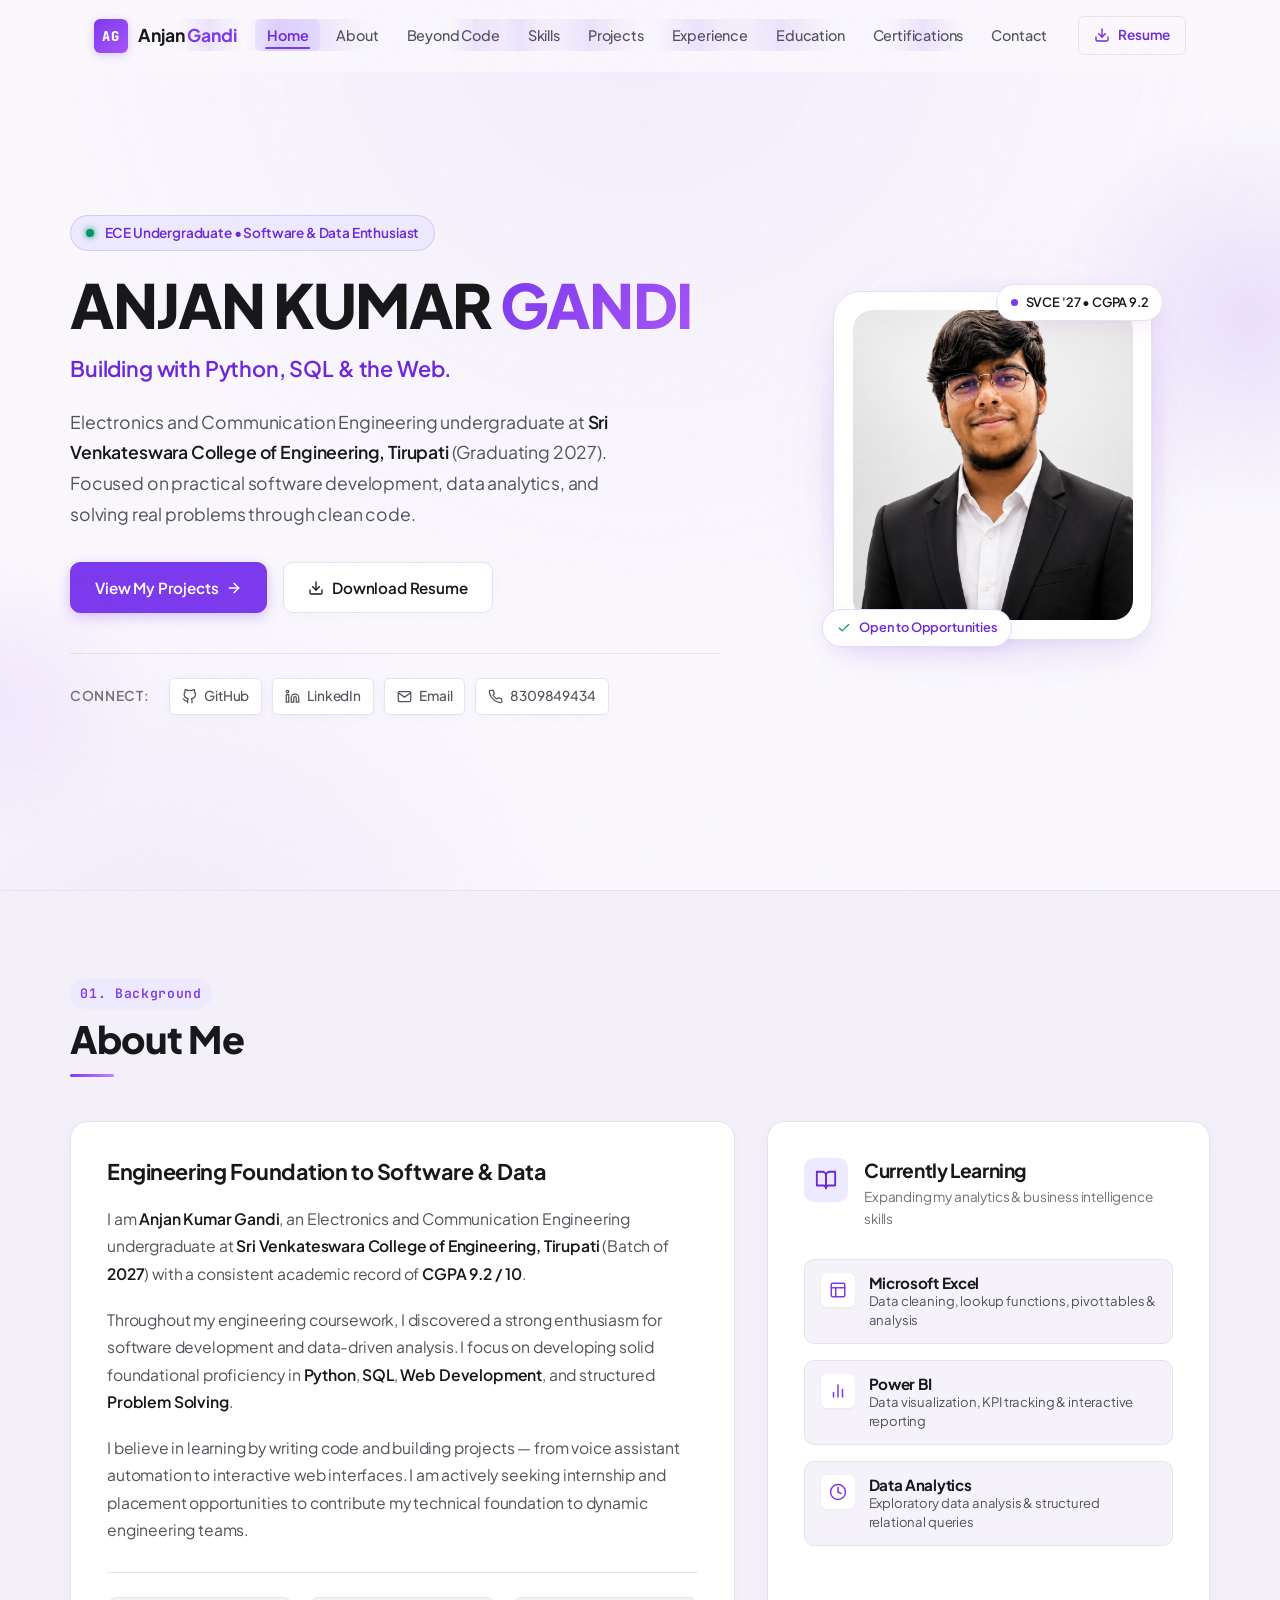
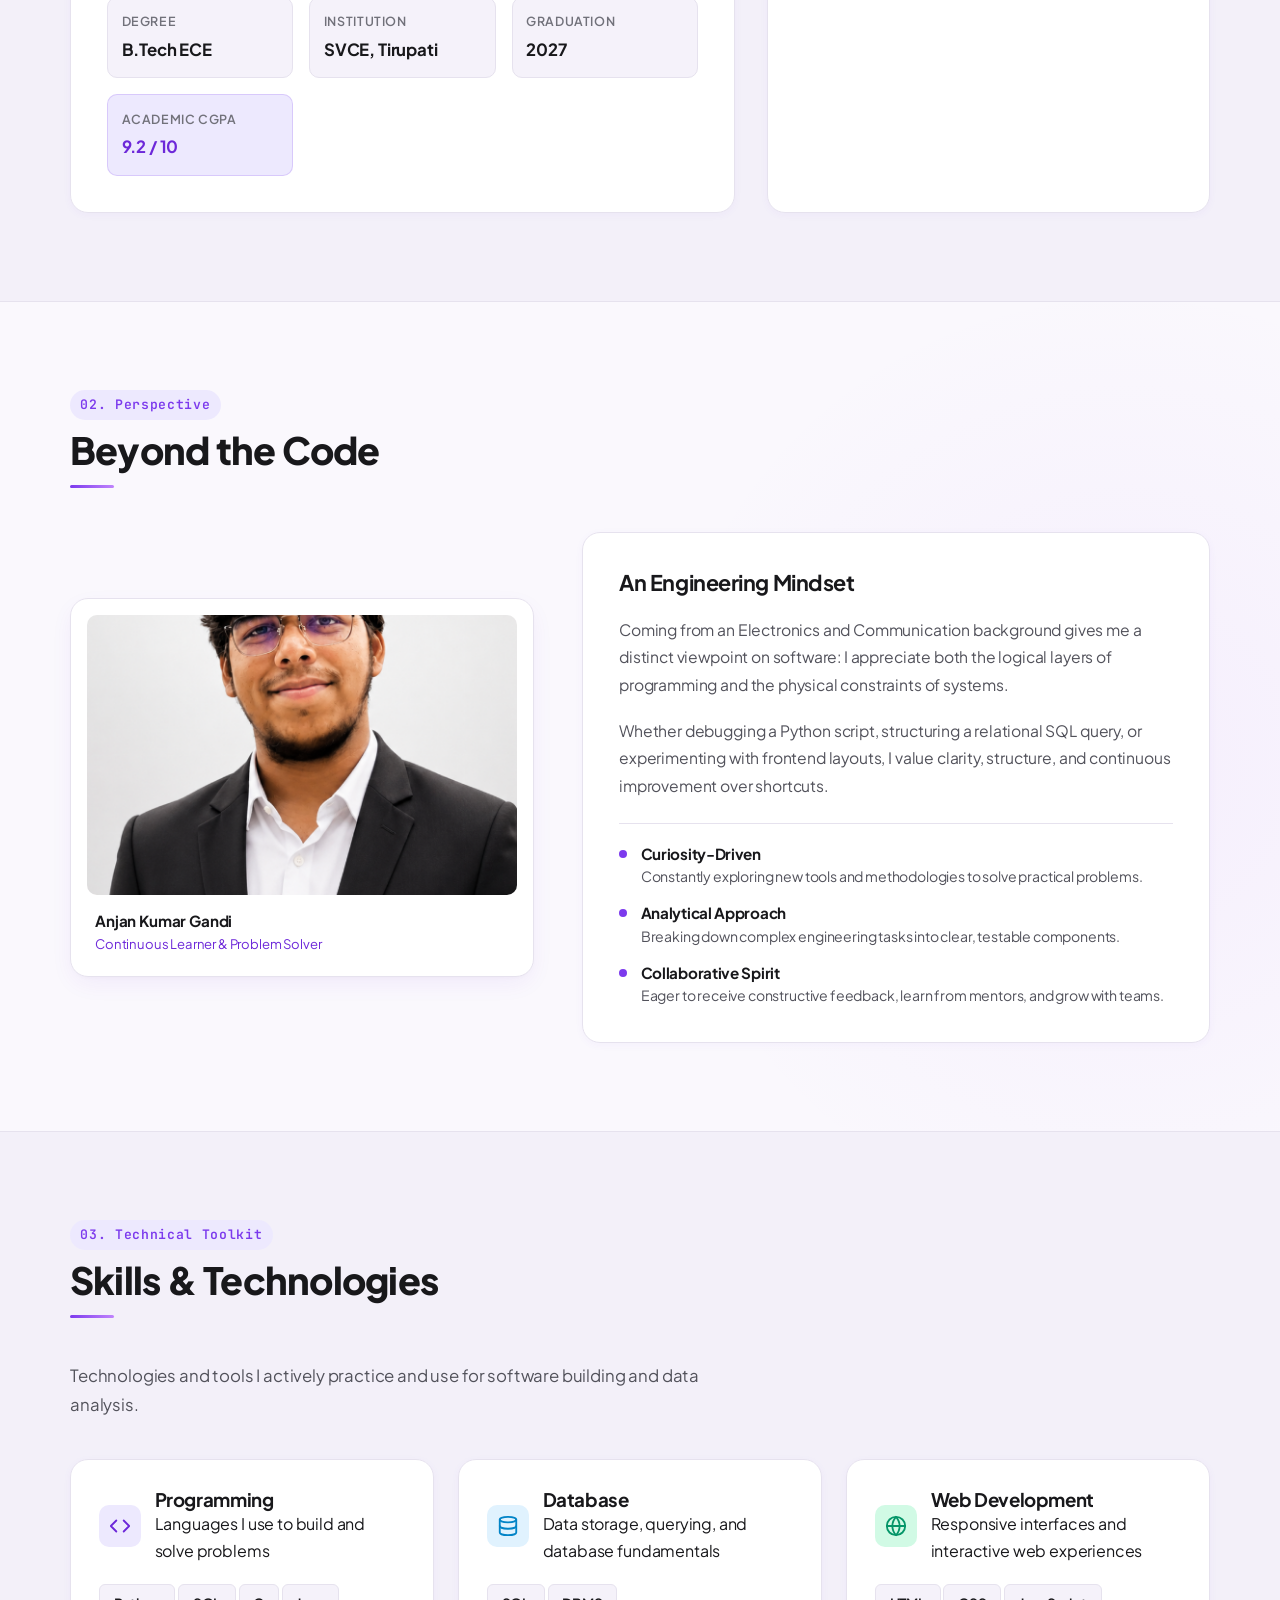
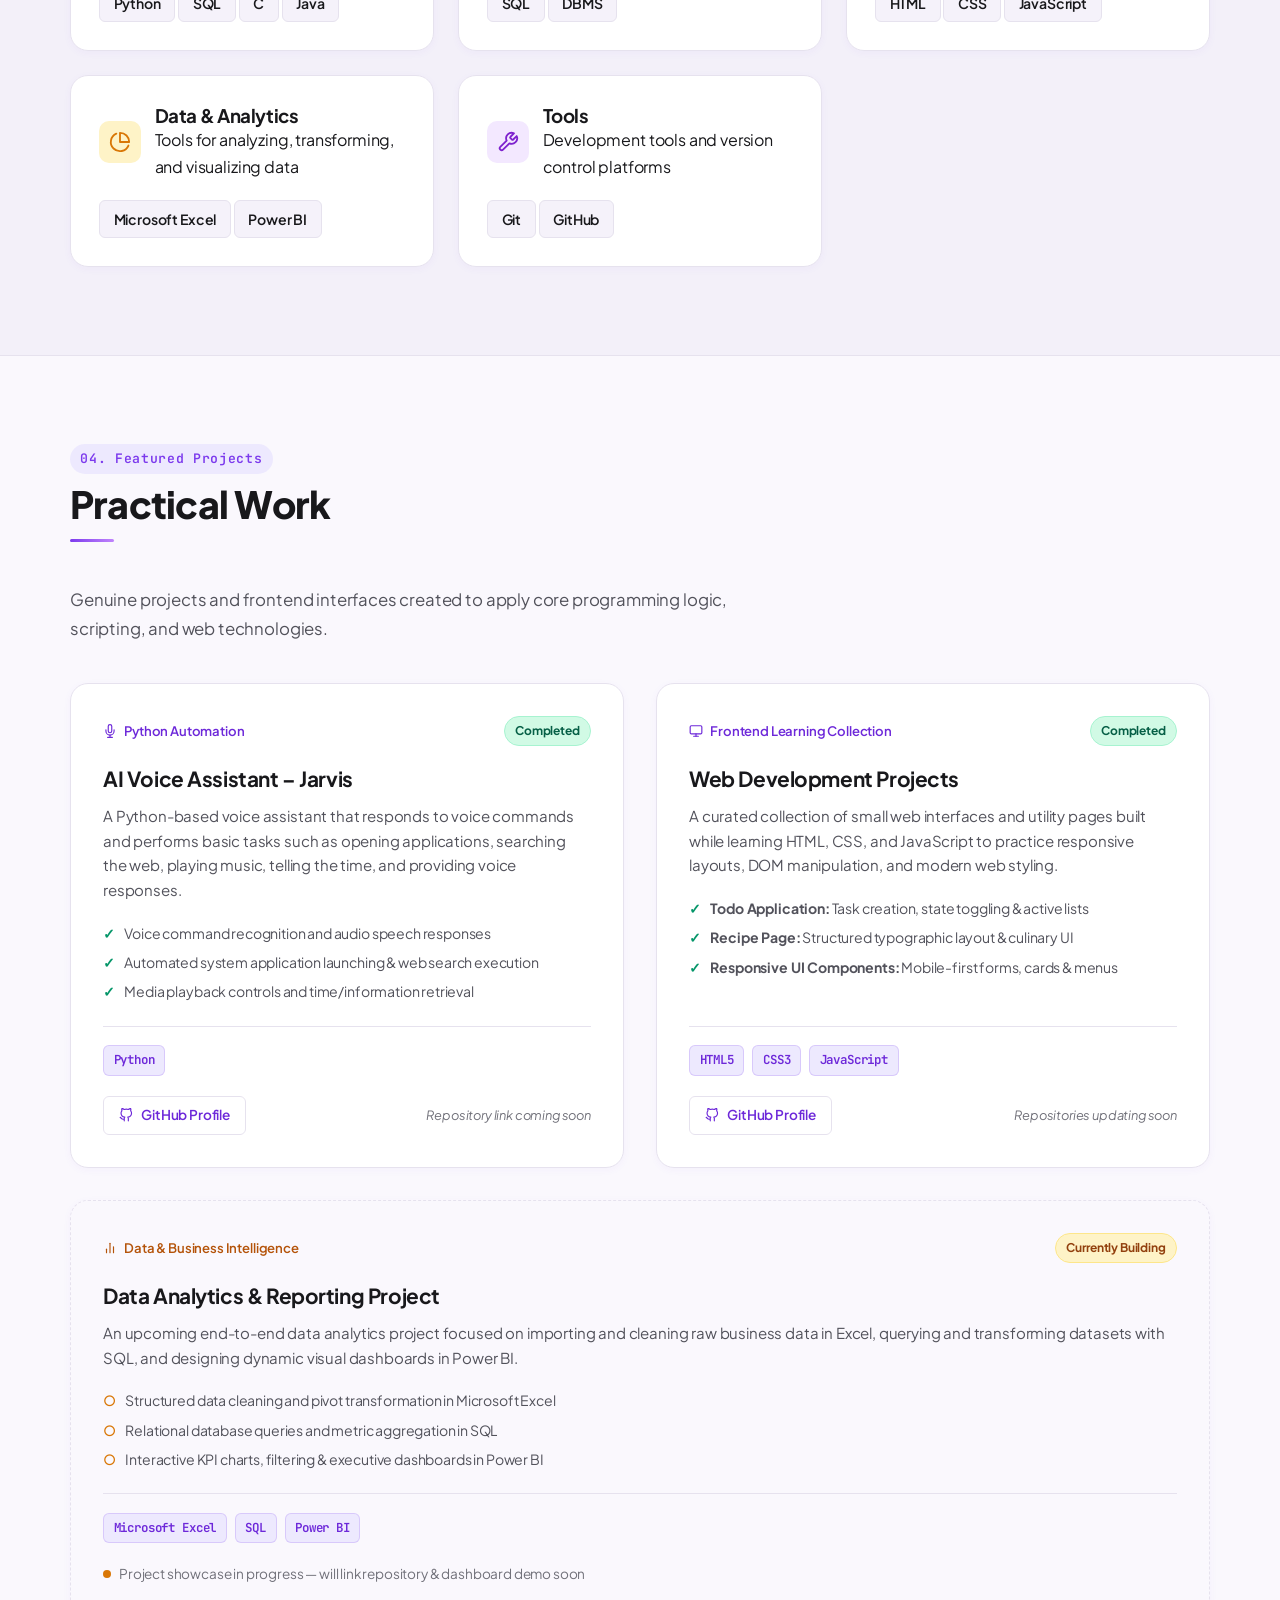
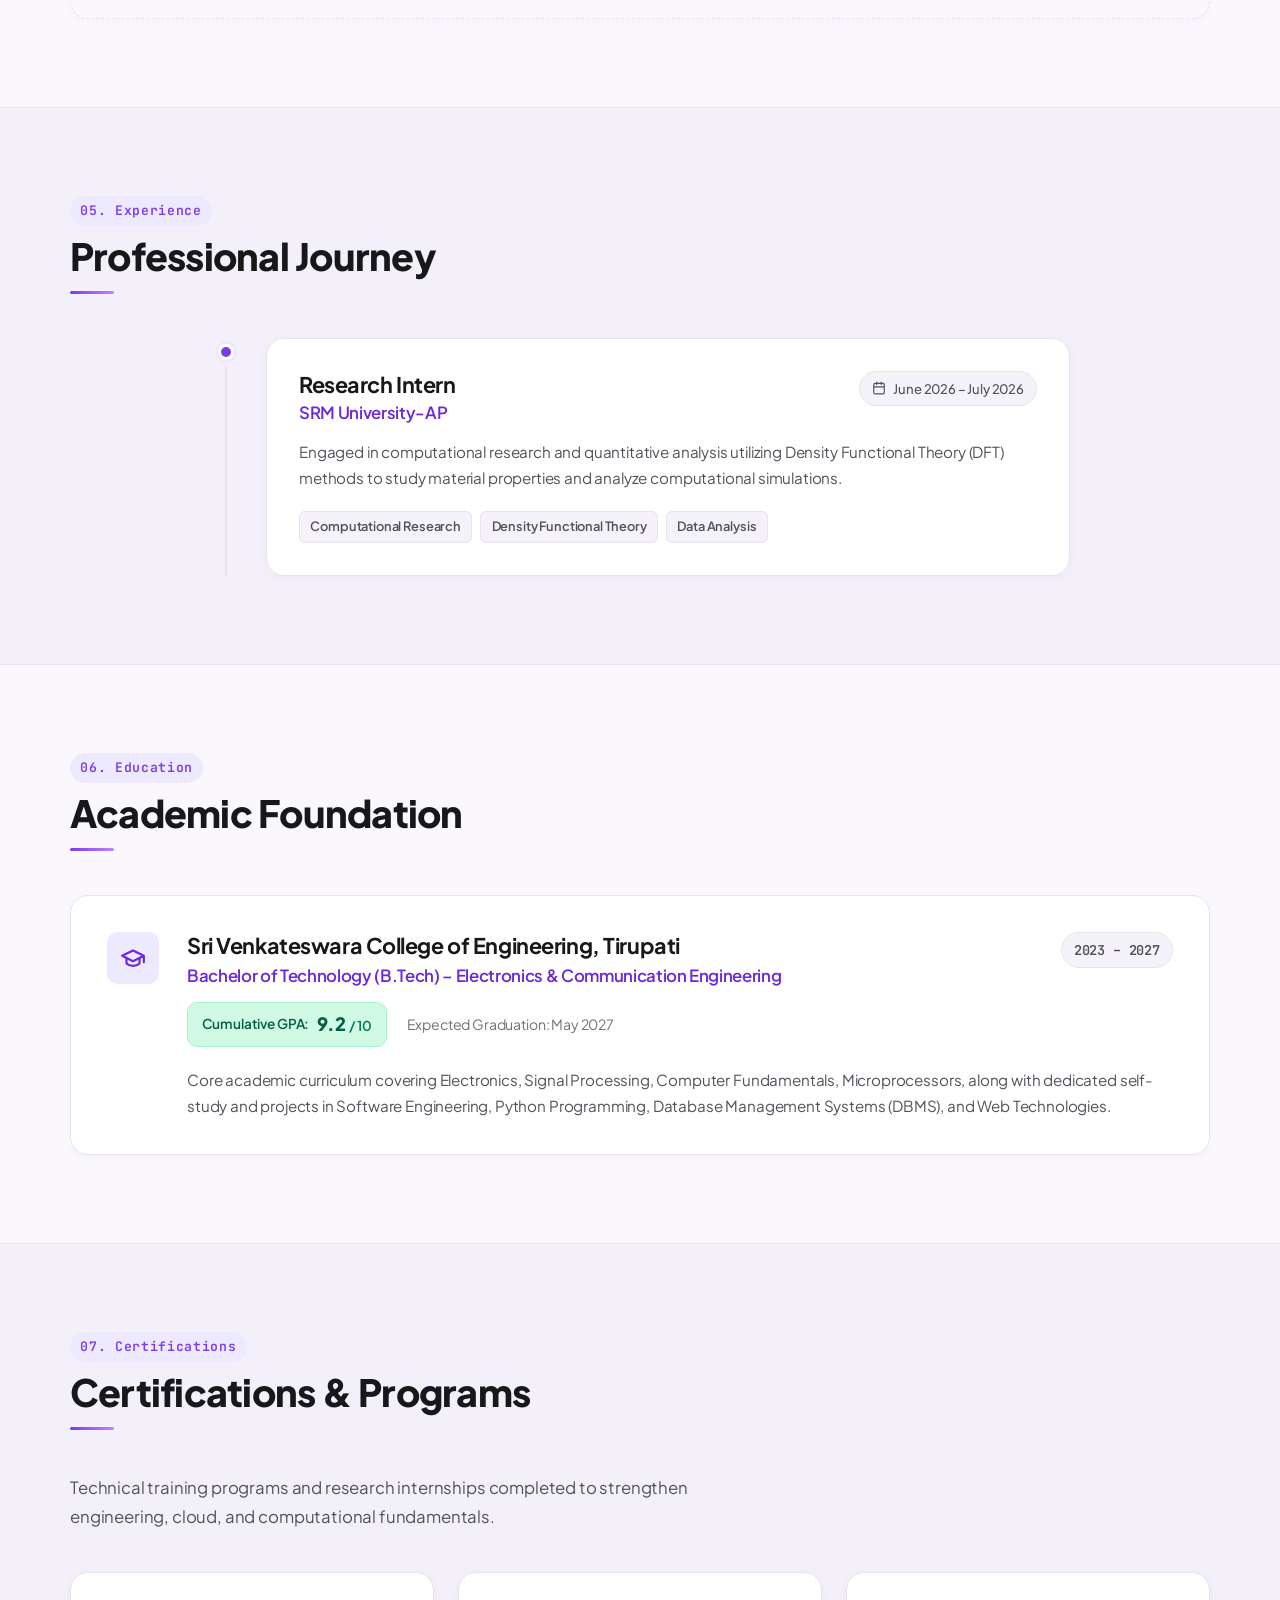
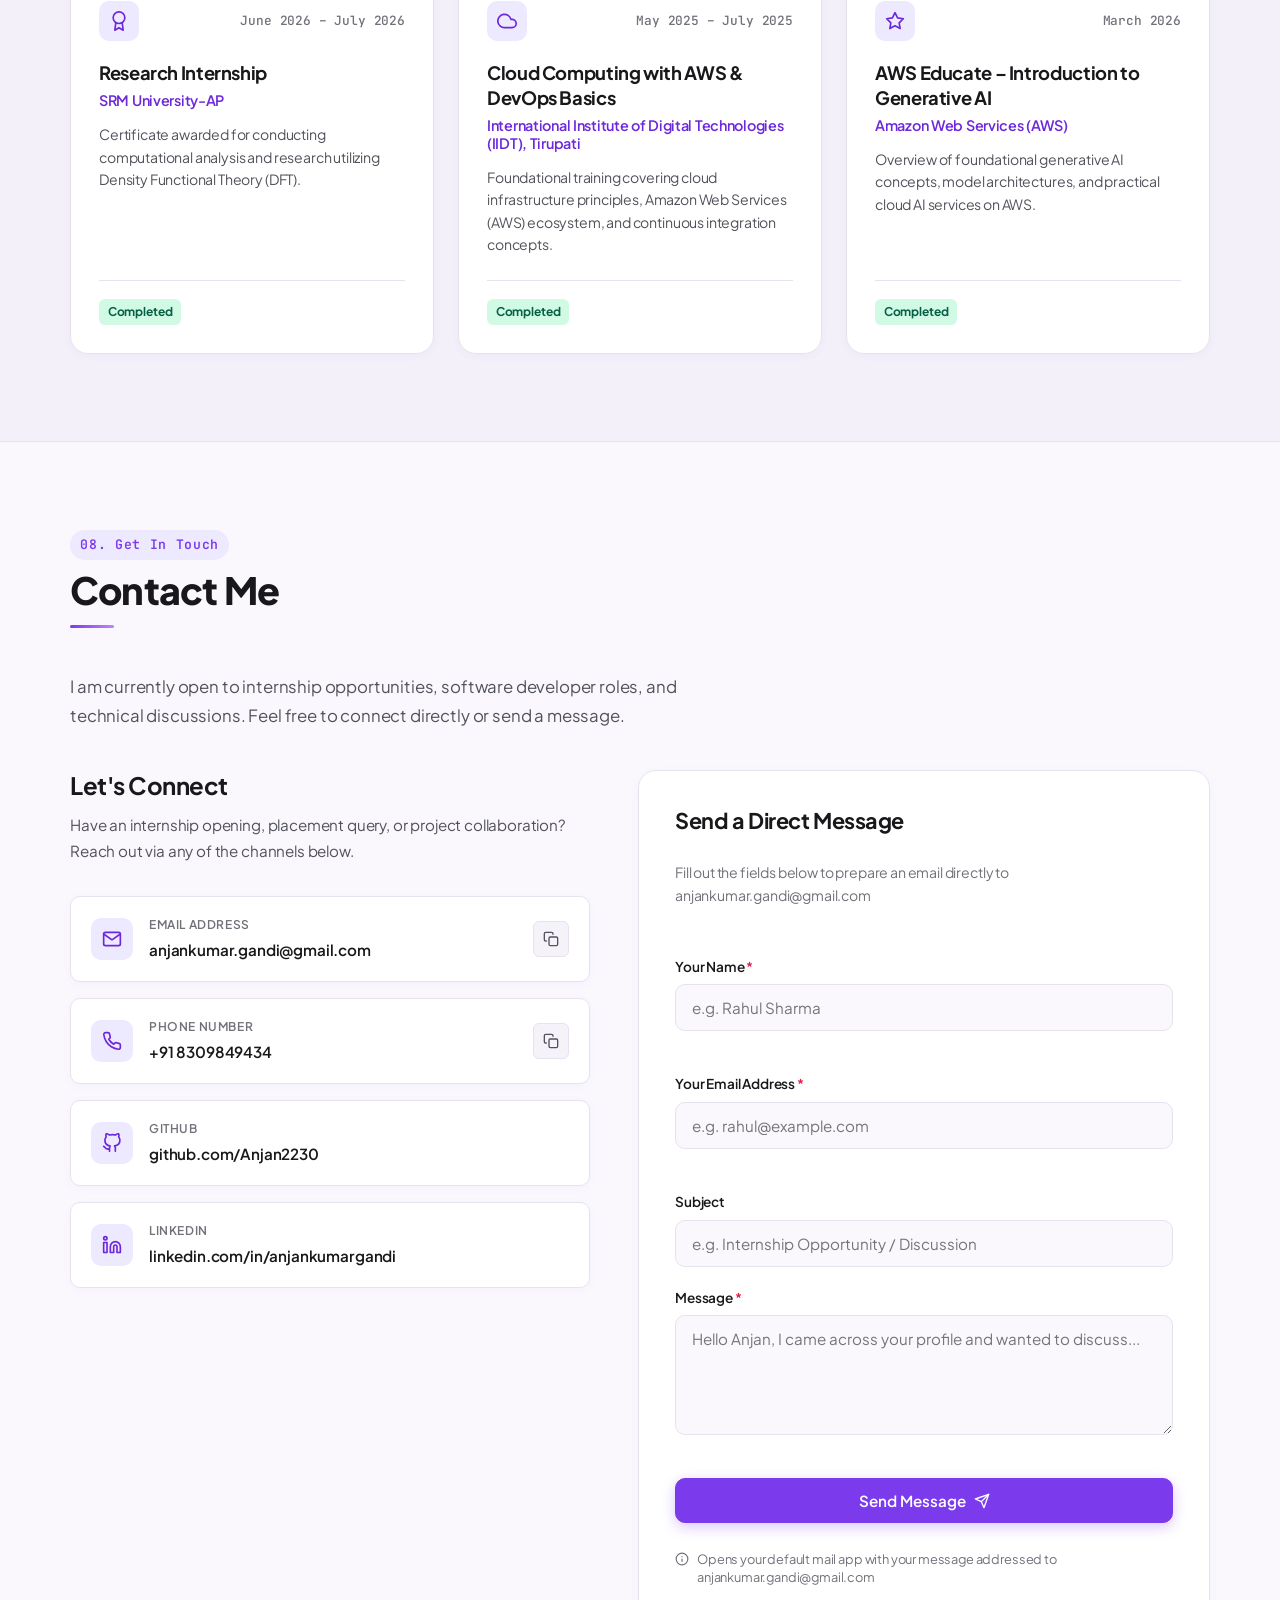
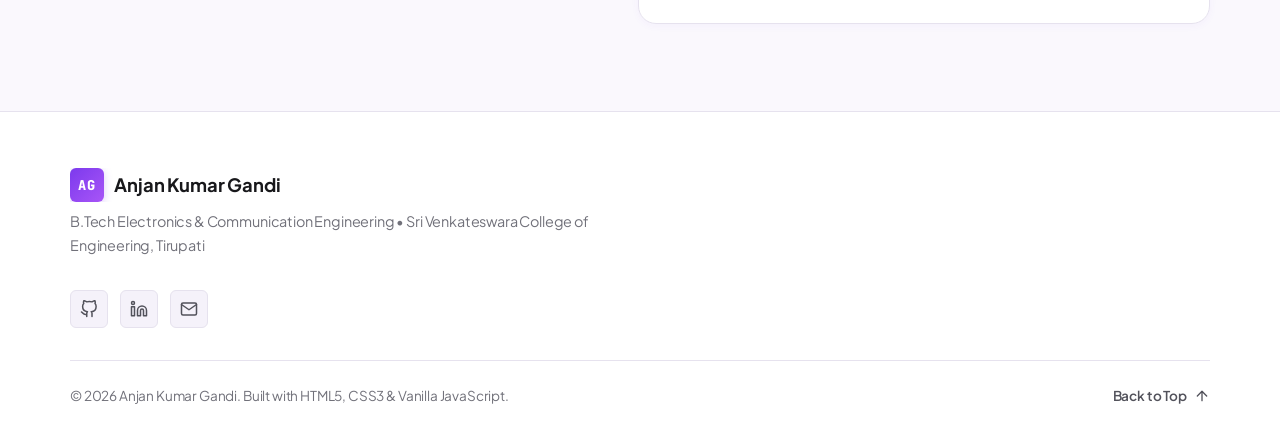
<file: index.html>
<!DOCTYPE html>
<html lang="en">
<head>
  <meta charset="UTF-8" />
  <meta name="viewport" content="width=device-width, initial-scale=1.0" />

  <!-- SEO -->
  <title>Anjan Kumar Gandi | ECE Student | Python, SQL & Web Development</title>

  <meta
    name="description"
    content="Personal portfolio of Anjan Kumar Gandi, a B.Tech Electronics and Communication Engineering undergraduate at SVCE Tirupati focused on Python, SQL, web development, and data analytics."
  />

  <meta name="author" content="Anjan Kumar Gandi" />

  <meta
    name="keywords"
    content="Anjan Kumar Gandi, Portfolio, ECE Student, Python Developer, SQL, Web Development, Data Analytics, SVCE Tirupati"
  />

  <meta name="theme-color" content="#7c3aed" />

  <!-- Open Graph -->
  <meta property="og:type" content="website" />
  <meta property="og:title" content="Anjan Kumar Gandi | Portfolio" />
  <meta
    property="og:description"
    content="ECE undergraduate at SVCE Tirupati focused on building software solutions with Python, SQL, web development, and data analytics."
  />
  <meta property="og:site_name" content="Anjan Kumar Gandi Portfolio" />

  <!-- Twitter -->
  <meta name="twitter:card" content="summary_large_image" />
  <meta name="twitter:title" content="Anjan Kumar Gandi | Portfolio" />
  <meta
    name="twitter:description"
    content="ECE undergraduate at SVCE Tirupati focused on Python, SQL, web development, and data analytics."
  />

  <!-- Fonts -->
  <link rel="preconnect" href="https://fonts.googleapis.com" />
  <link rel="preconnect" href="https://fonts.gstatic.com" crossorigin />

  <link
    href="https://fonts.googleapis.com/css2?family=Plus+Jakarta+Sans:wght@300;400;500;600;700;800&family=JetBrains+Mono:wght@400;500;600&display=swap"
    rel="stylesheet"
  />

  <!-- Main CSS -->
  <link rel="stylesheet" href="style.css" />
</head>

<body>

  <!-- Premium scroll progress -->
  <div class="scroll-progress" aria-hidden="true"></div>

  <!-- Accessibility -->
  <a href="#main-content" class="skip-to-content">
    Skip to main content
  </a>

  <!-- ============================================================
       NAVIGATION
       ============================================================ -->

  <header class="site-header" id="site-header">

    <div class="nav-container">

      <!-- Logo -->
      <a
        href="#home"
        class="nav-brand"
        aria-label="Anjan Kumar Gandi - Home"
      >
        <span class="brand-badge">AG</span>

        <span class="brand-text">
          Anjan
          <span class="brand-accent">Gandi</span>
        </span>
      </a>


      <!-- Desktop Navigation -->
      <nav
        class="desktop-nav"
        aria-label="Main Navigation"
      >

        <ul class="nav-links">

          <li>
            <a href="#home" class="nav-link active">
              Home
            </a>
          </li>

          <li>
            <a href="#about" class="nav-link">
              About
            </a>
          </li>

          <li>
            <a href="#beyond-code" class="nav-link">
              Beyond Code
            </a>
          </li>

          <li>
            <a href="#skills" class="nav-link">
              Skills
            </a>
          </li>

          <li>
            <a href="#projects" class="nav-link">
              Projects
            </a>
          </li>

          <li>
            <a href="#experience" class="nav-link">
              Experience
            </a>
          </li>

          <li>
            <a href="#education" class="nav-link">
              Education
            </a>
          </li>

          <li>
            <a href="#certifications" class="nav-link">
              Certifications
            </a>
          </li>

          <li>
            <a href="#contact" class="nav-link">
              Contact
            </a>
          </li>

        </ul>

      </nav>


      <!-- Navigation Actions -->
      <div class="nav-actions">

        <a
          href="assets/Anjan_Kumar_Gandi_Resume.pdf"
          download="Anjan_Kumar_Gandi_Resume.pdf"
          class="btn btn-outline btn-sm nav-resume-btn"
          id="nav-resume-btn"
        >

          <svg
            class="btn-icon"
            width="16"
            height="16"
            viewBox="0 0 24 24"
            fill="none"
            stroke="currentColor"
            stroke-width="2"
            stroke-linecap="round"
            stroke-linejoin="round"
            aria-hidden="true"
          >

            <path d="M21 15v4a2 2 0 0 1-2 2H5a2 2 0 0 1-2-2v-4"></path>

            <polyline points="7 10 12 15 17 10"></polyline>

            <line
              x1="12"
              y1="15"
              x2="12"
              y2="3"
            ></line>

          </svg>

          <span>Resume</span>

        </a>


        <!-- Mobile Menu -->
        <button
          class="hamburger-btn"
          id="hamburger-btn"
          aria-label="Toggle navigation menu"
          aria-expanded="false"
          aria-controls="mobile-nav"
        >

          <span class="hamburger-line"></span>
          <span class="hamburger-line"></span>
          <span class="hamburger-line"></span>

        </button>

      </div>

    </div>


    <!-- ============================================================
         MOBILE NAVIGATION
         ============================================================ -->

    <div
      class="mobile-nav"
      id="mobile-nav"
      aria-hidden="true"
    >

      <ul class="mobile-nav-links">

        <li>
          <a href="#home" class="mobile-nav-link">
            Home
          </a>
        </li>

        <li>
          <a href="#about" class="mobile-nav-link">
            About
          </a>
        </li>

        <li>
          <a href="#beyond-code" class="mobile-nav-link">
            Beyond Code
          </a>
        </li>

        <li>
          <a href="#skills" class="mobile-nav-link">
            Skills
          </a>
        </li>

        <li>
          <a href="#projects" class="mobile-nav-link">
            Projects
          </a>
        </li>

        <li>
          <a href="#experience" class="mobile-nav-link">
            Experience
          </a>
        </li>

        <li>
          <a href="#education" class="mobile-nav-link">
            Education
          </a>
        </li>

        <li>
          <a href="#certifications" class="mobile-nav-link">
            Certifications
          </a>
        </li>

        <li>
          <a href="#contact" class="mobile-nav-link">
            Contact
          </a>
        </li>

        <li class="mobile-nav-cta">

          <a
            href="assets/Anjan_Kumar_Gandi_Resume.pdf"
            download="Anjan_Kumar_Gandi_Resume.pdf"
            class="btn btn-primary btn-full"
          >

            <svg
              class="btn-icon"
              width="16"
              height="16"
              viewBox="0 0 24 24"
              fill="none"
              stroke="currentColor"
              stroke-width="2"
              stroke-linecap="round"
              stroke-linejoin="round"
              aria-hidden="true"
            >

              <path d="M21 15v4a2 2 0 0 1-2 2H5a2 2 0 0 1-2-2v-4"></path>

              <polyline points="7 10 12 15 17 10"></polyline>

              <line
                x1="12"
                y1="15"
                x2="12"
                y2="3"
              ></line>

            </svg>

            Download Resume

          </a>

        </li>

      </ul>

    </div>

  </header>


  <!-- ============================================================
       MAIN CONTENT
       ============================================================ -->

  <main id="main-content">


    <!-- ============================================================
         HERO SECTION
         ============================================================ -->

    <section
      class="hero-section"
      id="home"
    >

      <div class="section-container hero-grid">


        <!-- HERO LEFT -->
        <div class="hero-content reveal">

          <div class="hero-label-badge">

            <span class="pulse-indicator"></span>

            <span>
              ECE Undergraduate • Software & Data Enthusiast
            </span>

          </div>


          <h1 class="hero-name">

            ANJAN KUMAR

            <span class="text-accent-gradient">
              GANDI
            </span>

          </h1>


          <p class="hero-tagline">
            Building with Python, SQL & the Web.
          </p>


          <p class="hero-description">

            Electronics and Communication Engineering undergraduate at

            <strong>
              Sri Venkateswara College of Engineering, Tirupati
            </strong>

            (Graduating 2027).

            Focused on practical software development,
            data analytics, and solving real problems through clean code.

          </p>


          <!-- HERO BUTTONS -->

          <div class="hero-actions">

            <a
              href="#projects"
              class="btn btn-primary magnetic-btn"
            >

              <span>
                View My Projects
              </span>

              <svg
                class="btn-icon-right"
                width="16"
                height="16"
                viewBox="0 0 24 24"
                fill="none"
                stroke="currentColor"
                stroke-width="2"
                stroke-linecap="round"
                stroke-linejoin="round"
                aria-hidden="true"
              >

                <line
                  x1="5"
                  y1="12"
                  x2="19"
                  y2="12"
                ></line>

                <polyline
                  points="12 5 19 12 12 19"
                ></polyline>

              </svg>

            </a>


            <a
              href="assets/Anjan_Kumar_Gandi_Resume.pdf"
              download="Anjan_Kumar_Gandi_Resume.pdf"
              class="btn btn-secondary magnetic-btn"
              id="hero-resume-btn"
            >

              <svg
                class="btn-icon"
                width="16"
                height="16"
                viewBox="0 0 24 24"
                fill="none"
                stroke="currentColor"
                stroke-width="2"
                stroke-linecap="round"
                stroke-linejoin="round"
                aria-hidden="true"
              >

                <path
                  d="M21 15v4a2 2 0 0 1-2 2H5a2 2 0 0 1-2-2v-4"
                ></path>

                <polyline
                  points="7 10 12 15 17 10"
                ></polyline>

                <line
                  x1="12"
                  y1="15"
                  x2="12"
                  y2="3"
                ></line>

              </svg>

              <span>
                Download Resume
              </span>

            </a>

          </div>


          <!-- SOCIAL LINKS -->

          <div class="hero-socials">

            <span class="socials-label">
              Connect:
            </span>


            <div class="social-links-list">


              <!-- GitHub -->

              <a
                href="https://github.com/Anjan2230"
                target="_blank"
                rel="noopener noreferrer"
                class="social-link"
                aria-label="GitHub Profile"
              >

                <svg
                  width="16"
                  height="16"
                  viewBox="0 0 24 24"
                  fill="none"
                  stroke="currentColor"
                  stroke-width="2"
                  stroke-linecap="round"
                  stroke-linejoin="round"
                  aria-hidden="true"
                >

                  <path
                    d="M9 19c-5 1.5-5-2.5-7-3m14 6v-3.87a3.37 3.37 0 0 0-.94-2.61c3.14-.35 6.44-1.54 6.44-7A5.44 5.44 0 0 0 20 4.77 5.07 5.07 0 0 0 19.91 1S18.73.65 16 2.48a13.38 13.38 0 0 0-7 0C6.27.65 5.09 1 5.09 1A5.07 5.07 0 0 0 5 4.77a5.44 5.44 0 0 0-1.5 3.78c0 5.42 3.3 6.61 6.44 7A3.37 3.37 0 0 0 9 18.13V22"
                  ></path>

                </svg>

                <span>
                  GitHub
                </span>

              </a>


              <!-- LinkedIn -->

              <a
                href="https://linkedin.com/in/anjankumargandi"
                target="_blank"
                rel="noopener noreferrer"
                class="social-link"
                aria-label="LinkedIn Profile"
              >

                <svg
                  width="16"
                  height="16"
                  viewBox="0 0 24 24"
                  fill="none"
                  stroke="currentColor"
                  stroke-width="2"
                  stroke-linecap="round"
                  stroke-linejoin="round"
                  aria-hidden="true"
                >

                  <path
                    d="M16 8a6 6 0 0 1 6 6v7h-4v-7a2 2 0 0 0-2-2 2 2 0 0 0-2 2v7h-4v-7a6 6 0 0 1 6-6z"
                  ></path>

                  <rect
                    x="2"
                    y="9"
                    width="4"
                    height="12"
                  ></rect>

                  <circle
                    cx="4"
                    cy="4"
                    r="2"
                  ></circle>

                </svg>

                <span>
                  LinkedIn
                </span>

              </a>


              <!-- Email -->

              <a
                href="mailto:anjankumar.gandi@gmail.com"
                class="social-link"
                aria-label="Email Anjan Kumar Gandi"
              >

                <svg
                  width="16"
                  height="16"
                  viewBox="0 0 24 24"
                  fill="none"
                  stroke="currentColor"
                  stroke-width="2"
                  stroke-linecap="round"
                  stroke-linejoin="round"
                  aria-hidden="true"
                >

                  <path
                    d="M4 4h16c1.1 0 2 .9 2 2v12c0 1.1-.9 2-2 2H4c-1.1 0-2-.9-2-2V6c0-1.1.9-2 2-2z"
                  ></path>

                  <polyline
                    points="22,6 12,13 2,6"
                  ></polyline>

                </svg>

                <span>
                  Email
                </span>

              </a>


              <!-- Phone -->

              <a
                href="tel:8309849434"
                class="social-link"
                aria-label="Call Anjan Kumar Gandi"
              >

                <svg
                  width="16"
                  height="16"
                  viewBox="0 0 24 24"
                  fill="none"
                  stroke="currentColor"
                  stroke-width="2"
                  stroke-linecap="round"
                  stroke-linejoin="round"
                  aria-hidden="true"
                >

                  <path
                    d="M22 16.92v3a2 2 0 0 1-2.18 2 19.79 19.79 0 0 1-8.63-3.07 19.5 19.5 0 0 1-6-6 19.79 19.79 0 0 1-3.07-8.67A2 2 0 0 1 4.11 2h3a2 2 0 0 1 2 1.72 12.84 12.84 0 0 0 .7 2.81 2 2 0 0 1-.45 2.11L8.09 9.91a16 16 0 0 0 6 6l1.27-1.27a2 2 0 0 1 2.11-.45 12.84 12.84 0 0 0 2.81.7A2 2 0 0 1 22 16.92z"
                  ></path>

                </svg>

                <span>
                  8309849434
                </span>

              </a>

            </div>

          </div>

        </div>


        <!-- ========================================================
             HERO RIGHT — PROFILE CARD
             ======================================================== -->

        <div class="hero-visual reveal">

          <div class="profile-card-wrapper">

            <div class="profile-card">


              <!-- Profile Image -->

              <div class="profile-photo-container">

                <img
                  src="assets/profile.png"
                  alt="Anjan Kumar Gandi"
                  class="profile-photo"
                  fetchpriority="high"
                  decoding="async"
                  onerror="this.onerror=null; this.src='assets/placeholder-avatar.svg';"
                />

              </div>


              <!-- Floating Chip — Top -->

              <div class="floating-chip chip-top">

                <span class="chip-dot"></span>

                <span class="chip-text">
                  SVCE '27 • CGPA 9.2
                </span>

              </div>


              <!-- Floating Chip — Bottom -->

              <div class="floating-chip chip-bottom">

                <svg
                  width="14"
                  height="14"
                  viewBox="0 0 24 24"
                  fill="none"
                  stroke="currentColor"
                  stroke-width="2"
                  stroke-linecap="round"
                  stroke-linejoin="round"
                  aria-hidden="true"
                >

                  <polyline
                    points="20 6 9 17 4 12"
                  ></polyline>

                </svg>

                <span class="chip-text">
                  Open to Opportunities
                </span>

              </div>


            </div>

          </div>

        </div>

      </div>

    </section>
        <!-- ============================================================
         ABOUT ME
         ============================================================ -->

    <section class="section section-alt" id="about">

      <div class="section-container">

        <div class="section-header reveal">

          <span class="section-tag">
            01. Background
          </span>

          <h2 class="section-title">
            About Me
          </h2>

          <div class="section-line"></div>

        </div>


        <div class="about-grid">


          <!-- ABOUT NARRATIVE -->

          <div class="about-narrative-card reveal">

            <h3 class="card-heading">
              Engineering Foundation to Software & Data
            </h3>


            <p class="about-paragraph">

              I am
              <strong>Anjan Kumar Gandi</strong>,
              an Electronics and Communication Engineering undergraduate at
              <strong>Sri Venkateswara College of Engineering, Tirupati</strong>
              (Batch of <strong>2027</strong>) with a consistent academic
              record of <strong>CGPA 9.2 / 10</strong>.

            </p>


            <p class="about-paragraph">

              Throughout my engineering coursework, I discovered a strong
              enthusiasm for software development and data-driven analysis.
              I focus on developing solid foundational proficiency in
              <strong>Python</strong>,
              <strong>SQL</strong>,
              <strong>Web Development</strong>,
              and structured
              <strong>Problem Solving</strong>.

            </p>


            <p class="about-paragraph">

              I believe in learning by writing code and building projects —
              from voice assistant automation to interactive web interfaces.
              I am actively seeking internship and placement opportunities
              to contribute my technical foundation to dynamic engineering
              teams.

            </p>


            <!-- ACADEMIC METRICS -->

            <div class="about-metrics-grid">


              <div class="metric-box">

                <span class="metric-title">
                  Degree
                </span>

                <span class="metric-value">
                  B.Tech ECE
                </span>

              </div>


              <div class="metric-box">

                <span class="metric-title">
                  Institution
                </span>

                <span class="metric-value">
                  SVCE, Tirupati
                </span>

              </div>


              <div class="metric-box">

                <span class="metric-title">
                  Graduation
                </span>

                <span class="metric-value">
                  2027
                </span>

              </div>


              <div class="metric-box metric-box-accent">

                <span class="metric-title">
                  Academic CGPA
                </span>

                <span class="metric-value accent-text">
                  9.2 / 10
                </span>

              </div>


            </div>

          </div>



          <!-- CURRENTLY LEARNING -->

          <div class="about-learning-card reveal">


            <div class="learning-card-header">

              <div class="learning-badge-icon">

                <svg
                  width="22"
                  height="22"
                  viewBox="0 0 24 24"
                  fill="none"
                  stroke="currentColor"
                  stroke-width="2"
                  stroke-linecap="round"
                  stroke-linejoin="round"
                  aria-hidden="true"
                >

                  <path
                    d="M2 3h6a4 4 0 0 1 4 4v14a3 3 0 0 0-3-3H2z"
                  ></path>

                  <path
                    d="M22 3h-6a4 4 0 0 0-4 4v14a3 3 0 0 1 3-3h7z"
                  ></path>

                </svg>

              </div>


              <div>

                <h3 class="learning-card-title">
                  Currently Learning
                </h3>

                <p class="learning-card-subtitle">
                  Expanding my analytics & business intelligence skills
                </p>

              </div>

            </div>



            <div class="learning-items-list">


              <!-- EXCEL -->

              <div class="learning-pill-item">

                <div class="learning-item-icon-box">

                  <svg
                    width="18"
                    height="18"
                    viewBox="0 0 24 24"
                    fill="none"
                    stroke="currentColor"
                    stroke-width="2"
                    stroke-linecap="round"
                    stroke-linejoin="round"
                    aria-hidden="true"
                  >

                    <rect
                      x="3"
                      y="3"
                      width="18"
                      height="18"
                      rx="2"
                      ry="2"
                    ></rect>

                    <line
                      x1="3"
                      y1="9"
                      x2="21"
                      y2="9"
                    ></line>

                    <line
                      x1="9"
                      y1="21"
                      x2="9"
                      y2="9"
                    ></line>

                  </svg>

                </div>


                <div>

                  <h4 class="learning-item-title">
                    Microsoft Excel
                  </h4>

                  <p class="learning-item-desc">
                    Data cleaning, lookup functions, pivot tables & analysis
                  </p>

                </div>

              </div>



              <!-- POWER BI -->

              <div class="learning-pill-item">

                <div class="learning-item-icon-box">

                  <svg
                    width="18"
                    height="18"
                    viewBox="0 0 24 24"
                    fill="none"
                    stroke="currentColor"
                    stroke-width="2"
                    stroke-linecap="round"
                    stroke-linejoin="round"
                    aria-hidden="true"
                  >

                    <line
                      x1="18"
                      y1="20"
                      x2="18"
                      y2="10"
                    ></line>

                    <line
                      x1="12"
                      y1="20"
                      x2="12"
                      y2="4"
                    ></line>

                    <line
                      x1="6"
                      y1="20"
                      x2="6"
                      y2="14"
                    ></line>

                  </svg>

                </div>


                <div>

                  <h4 class="learning-item-title">
                    Power BI
                  </h4>

                  <p class="learning-item-desc">
                    Data visualization, KPI tracking & interactive reporting
                  </p>

                </div>

              </div>



              <!-- DATA ANALYTICS -->

              <div class="learning-pill-item">

                <div class="learning-item-icon-box">

                  <svg
                    width="18"
                    height="18"
                    viewBox="0 0 24 24"
                    fill="none"
                    stroke="currentColor"
                    stroke-width="2"
                    stroke-linecap="round"
                    stroke-linejoin="round"
                    aria-hidden="true"
                  >

                    <circle
                      cx="12"
                      cy="12"
                      r="10"
                    ></circle>

                    <line
                      x1="12"
                      y1="6"
                      x2="12"
                      y2="12"
                    ></line>

                    <line
                      x1="12"
                      y1="12"
                      x2="16"
                      y2="14"
                    ></line>

                  </svg>

                </div>


                <div>

                  <h4 class="learning-item-title">
                    Data Analytics
                  </h4>

                  <p class="learning-item-desc">
                    Exploratory data analysis & structured relational queries
                  </p>

                </div>

              </div>


            </div>

          </div>

        </div>

      </div>

    </section>



    <!-- ============================================================
         BEYOND THE CODE
         ============================================================ -->

    <section class="section" id="beyond-code">

      <div class="section-container">


        <div class="section-header reveal">

          <span class="section-tag">
            02. Perspective
          </span>

          <h2 class="section-title">
            Beyond the Code
          </h2>

          <div class="section-line"></div>

        </div>



        <div class="beyond-grid reveal">


          <!-- PERSONAL PHOTO -->

          <div class="beyond-photo-card">

            <div class="beyond-photo-container">

              <img
                src="assets/anjan.png"
                alt="Anjan Kumar Gandi"
                class="beyond-photo"
                loading="lazy"
                decoding="async"
                onerror="this.onerror=null; this.src='assets/placeholder-personal.svg';"
              />

            </div>


            <div class="beyond-photo-caption">

              <span class="caption-name">
                Anjan Kumar Gandi
              </span>

              <span class="caption-title">
                Continuous Learner & Problem Solver
              </span>

            </div>

          </div>



          <!-- ENGINEERING MINDSET -->

          <div class="beyond-content-card">

            <h3 class="card-heading">
              An Engineering Mindset
            </h3>


            <p class="about-paragraph">

              Coming from an Electronics and Communication background gives
              me a distinct viewpoint on software: I appreciate both the
              logical layers of programming and the physical constraints
              of systems.

            </p>


            <p class="about-paragraph">

              Whether debugging a Python script, structuring a relational
              SQL query, or experimenting with frontend layouts, I value
              clarity, structure, and continuous improvement over shortcuts.

            </p>



            <!-- PERSONAL PILLARS -->

            <div class="pillars-grid">


              <div class="pillar-item">

                <div class="pillar-bullet"></div>

                <div>

                  <h4 class="pillar-title">
                    Curiosity-Driven
                  </h4>

                  <p class="pillar-desc">
                    Constantly exploring new tools and methodologies to solve
                    practical problems.
                  </p>

                </div>

              </div>



              <div class="pillar-item">

                <div class="pillar-bullet"></div>

                <div>

                  <h4 class="pillar-title">
                    Analytical Approach
                  </h4>

                  <p class="pillar-desc">
                    Breaking down complex engineering tasks into clear,
                    testable components.
                  </p>

                </div>

              </div>



              <div class="pillar-item">

                <div class="pillar-bullet"></div>

                <div>

                  <h4 class="pillar-title">
                    Collaborative Spirit
                  </h4>

                  <p class="pillar-desc">
                    Eager to receive constructive feedback, learn from mentors,
                    and grow with teams.
                  </p>

                </div>

              </div>


            </div>

          </div>

        </div>

      </div>

    </section>



    <!-- ============================================================
         SKILLS
         ============================================================ -->

    <section class="section section-alt" id="skills">

      <div class="section-container">


        <div class="section-header reveal">

          <span class="section-tag">
            03. Technical Toolkit
          </span>

          <h2 class="section-title">
            Skills & Technologies
          </h2>

          <div class="section-line"></div>

        </div>


        <p class="section-intro reveal">

          Technologies and tools I actively practice and use for software
          building and data analysis.

        </p>


        <div class="skills-grid">


          <!-- ========================================================
               PROGRAMMING
               ======================================================== -->

          <div class="skill-card reveal">

            <div class="skill-card-top">

              <div class="skill-icon-box cat-programming">

                <svg
                  width="22"
                  height="22"
                  viewBox="0 0 24 24"
                  fill="none"
                  stroke="currentColor"
                  stroke-width="2"
                  stroke-linecap="round"
                  stroke-linejoin="round"
                  aria-hidden="true"
                >

                  <polyline
                    points="16 18 22 12 16 6"
                  ></polyline>

                  <polyline
                    points="8 6 2 12 8 18"
                  ></polyline>

                </svg>

              </div>


              <div>

                <h3 class="skill-category-title">
                  Programming
                </h3>

                <p class="skill-category-desc">
                  Languages I use to build and solve problems
                </p>

              </div>

            </div>


            <div class="skill-pills">

              <span class="skill-pill">
                Python
              </span>

              <span class="skill-pill">
                SQL
              </span>

              <span class="skill-pill">
                C
              </span>

              <span class="skill-pill">
                Java
              </span>

            </div>

          </div>
                    <!-- Category 2: Database -->
          <div class="skill-card reveal">
            <div class="skill-card-top">
              <div class="skill-icon-box cat-database">
                <svg width="22" height="22" viewBox="0 0 24 24" fill="none"
                     stroke="currentColor" stroke-width="2"
                     stroke-linecap="round" stroke-linejoin="round"
                     aria-hidden="true">
                  <ellipse cx="12" cy="5" rx="9" ry="3"></ellipse>
                  <path d="M21 12c0 1.66-4 3-9 3s-9-1.34-9-3"></path>
                  <path d="M3 5v14c0 1.66 4 3 9 3s9-1.34 9-3V5"></path>
                </svg>
              </div>

              <div>
                <h3 class="skill-category-title">
                  Database
                </h3>
                <p class="skill-category-desc">
                  Data storage, querying, and database fundamentals
                </p>
              </div>
            </div>

            <div class="skill-pills">
              <span class="skill-pill">SQL</span>
              <span class="skill-pill">DBMS</span>
            </div>
          </div>


          <!-- Category 3: Web Development -->
          <div class="skill-card reveal">
            <div class="skill-card-top">
              <div class="skill-icon-box cat-web">
                <svg width="22" height="22" viewBox="0 0 24 24" fill="none"
                     stroke="currentColor" stroke-width="2"
                     stroke-linecap="round" stroke-linejoin="round"
                     aria-hidden="true">
                  <circle cx="12" cy="12" r="10"></circle>
                  <line x1="2" y1="12" x2="22" y2="12"></line>
                  <path d="M12 2a15.3 15.3 0 0 1 4 10
                           15.3 15.3 0 0 1-4 10
                           15.3 15.3 0 0 1-4-10
                           15.3 15.3 0 0 1 4-10z">
                  </path>
                </svg>
              </div>

              <div>
                <h3 class="skill-category-title">
                  Web Development
                </h3>
                <p class="skill-category-desc">
                  Responsive interfaces and interactive web experiences
                </p>
              </div>
            </div>

            <div class="skill-pills">
              <span class="skill-pill">HTML</span>
              <span class="skill-pill">CSS</span>
              <span class="skill-pill">JavaScript</span>
            </div>
          </div>


          <!-- Category 4: Data & Analytics -->
          <div class="skill-card reveal">
            <div class="skill-card-top">
              <div class="skill-icon-box cat-analytics">
                <svg width="22" height="22" viewBox="0 0 24 24" fill="none"
                     stroke="currentColor" stroke-width="2"
                     stroke-linecap="round" stroke-linejoin="round"
                     aria-hidden="true">
                  <path d="M21.21 15.89A10 10 0 1 1 8 2.83"></path>
                  <path d="M22 12A10 10 0 0 0 12 2v10z"></path>
                </svg>
              </div>

              <div>
                <h3 class="skill-category-title">
                  Data & Analytics
                </h3>
                <p class="skill-category-desc">
                  Tools for analyzing, transforming, and visualizing data
                </p>
              </div>
            </div>

            <div class="skill-pills">
              <span class="skill-pill">Microsoft Excel</span>
              <span class="skill-pill">Power BI</span>
            </div>
          </div>


          <!-- Category 5: Tools & Platforms -->
          <div class="skill-card reveal">
            <div class="skill-card-top">
              <div class="skill-icon-box cat-tools">
                <svg width="22" height="22" viewBox="0 0 24 24" fill="none"
                     stroke="currentColor" stroke-width="2"
                     stroke-linecap="round" stroke-linejoin="round"
                     aria-hidden="true">
                  <path d="M14.7 6.3a1 1 0 0 0 0 1.4l1.6 1.6
                           a1 1 0 0 0 1.4 0l3.77-3.77
                           a6 6 0 0 1-7.94 7.94l-6.91 6.91
                           a2.12 2.12 0 0 1-3-3l6.91-6.91
                           a6 6 0 0 1 7.94-7.94l-3.76 3.76z">
                  </path>
                </svg>
              </div>

              <div>
                <h3 class="skill-category-title">
                  Tools
                </h3>
                <p class="skill-category-desc">
                  Development tools and version control platforms
                </p>
              </div>
            </div>

            <div class="skill-pills">
              <span class="skill-pill">Git</span>
              <span class="skill-pill">GitHub</span>
            </div>
          </div>

        </div>
      </div>
    </section>


    <!-- ================================================================
         6. PROJECTS SECTION
         ================================================================ -->
    <section class="section" id="projects">
      <div class="section-container">

        <div class="section-header reveal">
          <span class="section-tag">04. Featured Projects</span>

          <h2 class="section-title">
            Practical Work
          </h2>

          <div class="section-line"></div>
        </div>

        <p class="section-intro reveal">
          Genuine projects and frontend interfaces created to apply core
          programming logic, scripting, and web technologies.
        </p>


        <div class="projects-grid">

          <!-- ============================================================
               PROJECT 1
               ============================================================ -->
          <article class="project-item-card reveal">

            <div class="project-header-row">

              <div class="project-badge">
                <svg width="14" height="14"
                     viewBox="0 0 24 24"
                     fill="none"
                     stroke="currentColor"
                     stroke-width="2"
                     stroke-linecap="round"
                     stroke-linejoin="round"
                     aria-hidden="true">
                  <path d="M12 1a3 3 0 0 0-3 3v8a3 3 0 0 0 6 0V4a3 3 0 0 0-3-3z"></path>
                  <path d="M19 10v2a7 7 0 0 1-14 0v-2"></path>
                  <line x1="12" y1="19" x2="12" y2="23"></line>
                  <line x1="8" y1="23" x2="16" y2="23"></line>
                </svg>

                <span>Python Automation</span>
              </div>

              <span class="status-tag status-completed">
                Completed
              </span>

            </div>


            <h3 class="project-card-title">
              AI Voice Assistant – Jarvis
            </h3>


            <p class="project-card-summary">
              A Python-based voice assistant that responds to voice commands
              and performs basic tasks such as opening applications, searching
              the web, playing music, telling the time, and providing voice
              responses.
            </p>


            <ul class="project-bullets">

              <li>
                <span class="bullet-check">✓</span>
                <span>
                  Voice command recognition and audio speech responses
                </span>
              </li>

              <li>
                <span class="bullet-check">✓</span>
                <span>
                  Automated system application launching & web search execution
                </span>
              </li>

              <li>
                <span class="bullet-check">✓</span>
                <span>
                  Media playback controls and time/information retrieval
                </span>
              </li>

            </ul>


            <div class="project-tech-row">
              <span class="tech-chip">Python</span>
            </div>


            <div class="project-actions-row">

              <a
                href="https://github.com/Anjan2230"
                target="_blank"
                rel="noopener noreferrer"
                class="btn btn-outline btn-sm magnetic-btn"
              >
                <svg width="14" height="14"
                     viewBox="0 0 24 24"
                     fill="none"
                     stroke="currentColor"
                     stroke-width="2"
                     stroke-linecap="round"
                     stroke-linejoin="round"
                     aria-hidden="true">
                  <path d="M9 19c-5 1.5-5-2.5-7-3m14 6v-3.87
                           a3.37 3.37 0 0 0-.94-2.61
                           c3.14-.35 6.44-1.54 6.44-7
                           A5.44 5.44 0 0 0 20 4.77
                           5.07 5.07 0 0 0 19.91 1
                           S18.73.65 16 2.48
                           a13.38 13.38 0 0 0-7 0
                           C6.27.65 5.09 1 5.09 1
                           A5.07 5.07 0 0 0 5 4.77
                           a5.44 5.44 0 0 0-1.5 3.78
                           c0 5.42 3.3 6.61 6.44 7
                           A3.37 3.37 0 0 0 9 18.13V22">
                  </path>
                </svg>

                <span>GitHub Profile</span>
              </a>

              <span class="project-meta-note">
                Repository link coming soon
              </span>

            </div>

          </article>


          <!-- ============================================================
               PROJECT 2
               ============================================================ -->
          <article class="project-item-card reveal">

            <div class="project-header-row">

              <div class="project-badge">

                <svg width="14" height="14"
                     viewBox="0 0 24 24"
                     fill="none"
                     stroke="currentColor"
                     stroke-width="2"
                     stroke-linecap="round"
                     stroke-linejoin="round"
                     aria-hidden="true">
                  <rect x="2" y="3" width="20" height="14"
                        rx="2" ry="2"></rect>
                  <line x1="8" y1="21" x2="16" y2="21"></line>
                  <line x1="12" y1="17" x2="12" y2="21"></line>
                </svg>

                <span>Frontend Learning Collection</span>
              </div>

              <span class="status-tag status-completed">
                Completed
              </span>

            </div>


            <h3 class="project-card-title">
              Web Development Projects
            </h3>


            <p class="project-card-summary">
              A curated collection of small web interfaces and utility pages
              built while learning HTML, CSS, and JavaScript to practice
              responsive layouts, DOM manipulation, and modern web styling.
            </p>


            <ul class="project-bullets">

              <li>
                <span class="bullet-check">✓</span>
                <span>
                  <strong>Todo Application:</strong>
                  Task creation, state toggling & active lists
                </span>
              </li>

              <li>
                <span class="bullet-check">✓</span>
                <span>
                  <strong>Recipe Page:</strong>
                  Structured typographic layout & culinary UI
                </span>
              </li>

              <li>
                <span class="bullet-check">✓</span>
                <span>
                  <strong>Responsive UI Components:</strong>
                  Mobile-first forms, cards & menus
                </span>
              </li>

            </ul>


            <div class="project-tech-row">
              <span class="tech-chip">HTML5</span>
              <span class="tech-chip">CSS3</span>
              <span class="tech-chip">JavaScript</span>
            </div>


            <div class="project-actions-row">

              <a
                href="https://github.com/Anjan2230"
                target="_blank"
                rel="noopener noreferrer"
                class="btn btn-outline btn-sm magnetic-btn"
              >
                <svg width="14" height="14"
                     viewBox="0 0 24 24"
                     fill="none"
                     stroke="currentColor"
                     stroke-width="2"
                     stroke-linecap="round"
                     stroke-linejoin="round"
                     aria-hidden="true">
                  <path d="M9 19c-5 1.5-5-2.5-7-3m14 6v-3.87
                           a3.37 3.37 0 0 0-.94-2.61
                           c3.14-.35 6.44-1.54 6.44-7
                           A5.44 5.44 0 0 0 20 4.77
                           5.07 5.07 0 0 0 19.91 1
                           S18.73.65 16 2.48
                           a13.38 13.38 0 0 0-7 0
                           C6.27.65 5.09 1 5.09 1
                           A5.07 5.07 0 0 0 5 4.77
                           a5.44 5.44 0 0 0-1.5 3.78
                           c0 5.42 3.3 6.61 6.44 7
                           A3.37 3.37 0 0 0 9 18.13V22">
                  </path>
                </svg>

                <span>GitHub Profile</span>
              </a>

              <span class="project-meta-note">
                Repositories updating soon
              </span>

            </div>

          </article>


          <!-- ============================================================
               PROJECT 3
               ============================================================ -->
          <article class="project-item-card project-card-upcoming reveal">

            <div class="project-header-row">

              <div class="project-badge badge-analytics">

                <svg width="14" height="14"
                     viewBox="0 0 24 24"
                     fill="none"
                     stroke="currentColor"
                     stroke-width="2"
                     stroke-linecap="round"
                     stroke-linejoin="round"
                     aria-hidden="true">
                  <line x1="18" y1="20" x2="18" y2="10"></line>
                  <line x1="12" y1="20" x2="12" y2="4"></line>
                  <line x1="6" y1="20" x2="6" y2="14"></line>
                </svg>

                <span>Data & Business Intelligence</span>
              </div>

              <span class="status-tag status-upcoming">
                Currently Building
              </span>

            </div>


            <h3 class="project-card-title">
              Data Analytics & Reporting Project
            </h3>


            <p class="project-card-summary">
              An upcoming end-to-end data analytics project focused on
              importing and cleaning raw business data in Excel, querying and
              transforming datasets with SQL, and designing dynamic visual
              dashboards in Power BI.
            </p>


            <ul class="project-bullets">

              <li>
                <span class="bullet-check bullet-pending">○</span>
                <span>
                  Structured data cleaning and pivot transformation in
                  Microsoft Excel
                </span>
              </li>

              <li>
                <span class="bullet-check bullet-pending">○</span>
                <span>
                  Relational database queries and metric aggregation in SQL
                </span>
              </li>

              <li>
                <span class="bullet-check bullet-pending">○</span>
                <span>
                  Interactive KPI charts, filtering & executive dashboards
                  in Power BI
                </span>
              </li>

            </ul>


            <div class="project-tech-row">
              <span class="tech-chip">Microsoft Excel</span>
              <span class="tech-chip">SQL</span>
              <span class="tech-chip">Power BI</span>
            </div>


            <div class="project-actions-row">

              <span class="upcoming-indicator">
                <span class="dot-amber"></span>

                <span>
                  Project showcase in progress — will link repository &
                  dashboard demo soon
                </span>
              </span>

            </div>

          </article>

        </div>
      </div>
    </section>
        <!-- ================================================================
         7. EXPERIENCE SECTION
         ================================================================ -->
    <section class="section section-alt" id="experience">
      <div class="section-container">

        <div class="section-header reveal">
          <span class="section-tag">05. Experience</span>

          <h2 class="section-title">
            Professional Journey
          </h2>

          <div class="section-line"></div>
        </div>


        <div class="experience-timeline">

          <!-- SRM University-AP Research Internship -->
          <div class="timeline-entry reveal">

            <div class="timeline-badge-column">
              <div class="timeline-circle"></div>
              <div class="timeline-stem"></div>
            </div>


            <div class="timeline-card">

              <div class="timeline-card-header">

                <div>
                  <h3 class="timeline-role-name">
                    Research Intern
                  </h3>

                  <h4 class="timeline-company-name">
                    SRM University-AP
                  </h4>
                </div>


                <div class="timeline-date-chip">

                  <svg width="14" height="14"
                       viewBox="0 0 24 24"
                       fill="none"
                       stroke="currentColor"
                       stroke-width="2"
                       stroke-linecap="round"
                       stroke-linejoin="round"
                       aria-hidden="true">
                    <rect x="3" y="4"
                          width="18"
                          height="18"
                          rx="2"
                          ry="2">
                    </rect>

                    <line x1="16" y1="2"
                          x2="16" y2="6">
                    </line>

                    <line x1="8" y1="2"
                          x2="8" y2="6">
                    </line>

                    <line x1="3" y1="10"
                          x2="21" y2="10">
                    </line>
                  </svg>

                  <span>
                    June 2026 – July 2026
                  </span>

                </div>

              </div>


              <p class="timeline-desc-text">
                Engaged in computational research and quantitative analysis
                utilizing Density Functional Theory (DFT) methods to study
                material properties and analyze computational simulations.
              </p>


              <div class="timeline-skills-list">

                <span class="tag-pill">
                  Computational Research
                </span>

                <span class="tag-pill">
                  Density Functional Theory
                </span>

                <span class="tag-pill">
                  Data Analysis
                </span>

              </div>

            </div>

          </div>

        </div>
      </div>
    </section>


    <!-- ================================================================
         8. EDUCATION SECTION
         ================================================================ -->
    <section class="section" id="education">
      <div class="section-container">

        <div class="section-header reveal">
          <span class="section-tag">06. Education</span>

          <h2 class="section-title">
            Academic Foundation
          </h2>

          <div class="section-line"></div>
        </div>


        <div class="education-item-card reveal">

          <div class="edu-icon-container">

            <svg width="26" height="26"
                 viewBox="0 0 24 24"
                 fill="none"
                 stroke="currentColor"
                 stroke-width="2"
                 stroke-linecap="round"
                 stroke-linejoin="round"
                 aria-hidden="true">

              <path d="M22 10v6M2 10l10-5 10 5-10 5z">
              </path>

              <path d="M6 12v5c3 3 9 3 12 0v-5">
              </path>

            </svg>

          </div>


          <div class="edu-body">

            <div class="edu-header-row">

              <div>

                <h3 class="edu-school-name">
                  Sri Venkateswara College of Engineering, Tirupati
                </h3>

                <h4 class="edu-degree-name">
                  Bachelor of Technology (B.Tech) –
                  Electronics & Communication Engineering
                </h4>

              </div>


              <span class="edu-period">
                2023 – 2027
              </span>

            </div>


            <div class="edu-grades-row">

              <div class="cgpa-highlight-badge">

                <span class="cgpa-label">
                  Cumulative GPA:
                </span>

                <span class="cgpa-number">
                  9.2
                  <span class="cgpa-total">
                    / 10
                  </span>
                </span>

              </div>


              <span class="edu-expected">
                Expected Graduation: May 2027
              </span>

            </div>


            <p class="edu-description">
              Core academic curriculum covering Electronics, Signal Processing,
              Computer Fundamentals, Microprocessors, along with dedicated
              self-study and projects in Software Engineering, Python
              Programming, Database Management Systems (DBMS), and Web
              Technologies.
            </p>

          </div>

        </div>

      </div>
    </section>


    <!-- ================================================================
         9. CERTIFICATIONS SECTION
         ================================================================ -->
    <section class="section section-alt" id="certifications">
      <div class="section-container">

        <div class="section-header reveal">
          <span class="section-tag">07. Certifications</span>

          <h2 class="section-title">
            Certifications & Programs
          </h2>

          <div class="section-line"></div>
        </div>


        <p class="section-intro reveal">
          Technical training programs and research internships completed
          to strengthen engineering, cloud, and computational fundamentals.
        </p>


        <div class="certifications-grid">

          <!-- ============================================================
               CERTIFICATION 1
               ============================================================ -->
          <div class="cert-item-card reveal">

            <div class="cert-card-header">

              <div class="cert-icon-circle">

                <svg width="20" height="20"
                     viewBox="0 0 24 24"
                     fill="none"
                     stroke="currentColor"
                     stroke-width="2"
                     stroke-linecap="round"
                     stroke-linejoin="round"
                     aria-hidden="true">

                  <circle cx="12" cy="8" r="7"></circle>

                  <polyline points="8.21 13.89
                                    7 23
                                    12 20
                                    17 23
                                    15.79 13.88">
                  </polyline>

                </svg>

              </div>


              <span class="cert-time">
                June 2026 – July 2026
              </span>

            </div>


            <h3 class="cert-item-title">
              Research Internship
            </h3>

            <h4 class="cert-org">
              SRM University-AP
            </h4>


            <p class="cert-summary">
              Certificate awarded for conducting computational analysis
              and research utilizing Density Functional Theory (DFT).
            </p>


            <div class="cert-bottom">
              <span class="cert-verified-badge">
                Completed
              </span>
            </div>

          </div>


          <!-- ============================================================
               CERTIFICATION 2
               ============================================================ -->
          <div class="cert-item-card reveal">

            <div class="cert-card-header">

              <div class="cert-icon-circle">

                <svg width="20" height="20"
                     viewBox="0 0 24 24"
                     fill="none"
                     stroke="currentColor"
                     stroke-width="2"
                     stroke-linecap="round"
                     stroke-linejoin="round"
                     aria-hidden="true">

                  <path d="M18 10h-1.26A8 8 0 1 0
                           9 20h9a5 5 0 0 0 0-10z">
                  </path>

                </svg>

              </div>


              <span class="cert-time">
                May 2025 – July 2025
              </span>

            </div>


            <h3 class="cert-item-title">
              Cloud Computing with AWS & DevOps Basics
            </h3>

            <h4 class="cert-org">
              International Institute of Digital Technologies (IIDT), Tirupati
            </h4>


            <p class="cert-summary">
              Foundational training covering cloud infrastructure principles,
              Amazon Web Services (AWS) ecosystem, and continuous integration
              concepts.
            </p>


            <div class="cert-bottom">
              <span class="cert-verified-badge">
                Completed
              </span>
            </div>

          </div>


          <!-- ============================================================
               CERTIFICATION 3
               ============================================================ -->
          <div class="cert-item-card reveal">

            <div class="cert-card-header">

              <div class="cert-icon-circle">

                <svg width="20" height="20"
                     viewBox="0 0 24 24"
                     fill="none"
                     stroke="currentColor"
                     stroke-width="2"
                     stroke-linecap="round"
                     stroke-linejoin="round"
                     aria-hidden="true">

                  <polygon points="12 2
                                   15.09 8.26
                                   22 9.27
                                   17 14.14
                                   18.18 21.02
                                   12 17.77
                                   5.82 21.02
                                   7 14.14
                                   2 9.27
                                   8.91 8.26
                                   12 2">
                  </polygon>

                </svg>

              </div>


              <span class="cert-time">
                March 2026
              </span>

            </div>


            <h3 class="cert-item-title">
              AWS Educate – Introduction to Generative AI
            </h3>

            <h4 class="cert-org">
              Amazon Web Services (AWS)
            </h4>


            <p class="cert-summary">
              Overview of foundational generative AI concepts, model
              architectures, and practical cloud AI services on AWS.
            </p>


            <div class="cert-bottom">
              <span class="cert-verified-badge">
                Completed
              </span>
            </div>

          </div>

        </div>
      </div>
    </section>
        <!-- ====================================================================
         10. CONTACT SECTION
         ==================================================================== -->
    <section class="section" id="contact">
      <div class="section-container">

        <div class="section-header reveal">
          <span class="section-tag">08. Get In Touch</span>

          <h2 class="section-title">
            Contact Me
          </h2>

          <div class="section-line"></div>
        </div>


        <p class="section-intro reveal">
          I am currently open to internship opportunities, software developer
          roles, and technical discussions. Feel free to connect directly or
          send a message.
        </p>


        <div class="contact-layout-grid">

          <!-- ==============================================================
               LEFT — DIRECT CONTACT CHANNELS
               ============================================================== -->

          <div class="contact-channels-panel reveal">

            <h3 class="panel-heading">
              Let's Connect
            </h3>

            <p class="panel-description">
              Have an internship opening, placement query, or project
              collaboration? Reach out via any of the channels below.
            </p>


            <div class="channels-list">

              <!-- EMAIL -->
              <div class="channel-card">

                <div class="channel-icon-box">
                  <svg
                    width="20"
                    height="20"
                    viewBox="0 0 24 24"
                    fill="none"
                    stroke="currentColor"
                    stroke-width="2"
                    stroke-linecap="round"
                    stroke-linejoin="round"
                    aria-hidden="true"
                  >
                    <path
                      d="M4 4h16c1.1 0 2 .9 2 2v12
                         c0 1.1-.9 2-2 2H4
                         c-1.1 0-2-.9-2-2V6
                         c0-1.1.9-2 2-2z"
                    ></path>

                    <polyline points="22,6 12,13 2,6"></polyline>
                  </svg>
                </div>


                <div class="channel-info">
                  <span class="channel-label">
                    Email Address
                  </span>

                  <a
                    href="mailto:anjankumar.gandi@gmail.com"
                    class="channel-link"
                  >
                    anjankumar.gandi@gmail.com
                  </a>
                </div>


                <button
                  class="copy-action-btn"
                  data-copy="anjankumar.gandi@gmail.com"
                  aria-label="Copy email address"
                  title="Copy Email"
                >
                  <svg
                    class="copy-icon"
                    width="16"
                    height="16"
                    viewBox="0 0 24 24"
                    fill="none"
                    stroke="currentColor"
                    stroke-width="2"
                    stroke-linecap="round"
                    stroke-linejoin="round"
                    aria-hidden="true"
                  >
                    <rect
                      x="9"
                      y="9"
                      width="13"
                      height="13"
                      rx="2"
                    ></rect>

                    <path
                      d="M5 15H4a2 2 0 0 1-2-2V4
                         a2 2 0 0 1 2-2h9
                         a2 2 0 0 1 2 2v1"
                    ></path>
                  </svg>
                </button>

              </div>


              <!-- PHONE -->
              <div class="channel-card">

                <div class="channel-icon-box">
                  <svg
                    width="20"
                    height="20"
                    viewBox="0 0 24 24"
                    fill="none"
                    stroke="currentColor"
                    stroke-width="2"
                    stroke-linecap="round"
                    stroke-linejoin="round"
                    aria-hidden="true"
                  >
                    <path
                      d="M22 16.92v3a2 2 0 0 1-2.18 2
                         19.79 19.79 0 0 1-8.63-3.07
                         19.5 19.5 0 0 1-6-6
                         19.79 19.79 0 0 1-3.07-8.67
                         A2 2 0 0 1 4.11 2h3
                         a2 2 0 0 1 2 1.72
                         12.84 12.84 0 0 0 .7 2.81
                         2 2 0 0 1-.45 2.11L8.09 9.91
                         a16 16 0 0 0 6 6l1.27-1.27
                         a2 2 0 0 1 2.11-.45
                         12.84 12.84 0 0 0 2.81.7
                         A2 2 0 0 1 22 16.92z"
                    ></path>
                  </svg>
                </div>


                <div class="channel-info">
                  <span class="channel-label">
                    Phone Number
                  </span>

                  <a
                    href="tel:8309849434"
                    class="channel-link"
                  >
                    +91 8309849434
                  </a>
                </div>


                <button
                  class="copy-action-btn"
                  data-copy="8309849434"
                  aria-label="Copy phone number"
                  title="Copy Phone"
                >
                  <svg
                    class="copy-icon"
                    width="16"
                    height="16"
                    viewBox="0 0 24 24"
                    fill="none"
                    stroke="currentColor"
                    stroke-width="2"
                    stroke-linecap="round"
                    stroke-linejoin="round"
                    aria-hidden="true"
                  >
                    <rect
                      x="9"
                      y="9"
                      width="13"
                      height="13"
                      rx="2"
                    ></rect>

                    <path
                      d="M5 15H4a2 2 0 0 1-2-2V4
                         a2 2 0 0 1 2-2h9
                         a2 2 0 0 1 2 2v1"
                    ></path>
                  </svg>
                </button>

              </div>


              <!-- GITHUB -->
              <div class="channel-card">

                <div class="channel-icon-box">
                  <svg
                    width="20"
                    height="20"
                    viewBox="0 0 24 24"
                    fill="none"
                    stroke="currentColor"
                    stroke-width="2"
                    stroke-linecap="round"
                    stroke-linejoin="round"
                    aria-hidden="true"
                  >
                    <path
                      d="M9 19c-5 1.5-5-2.5-7-3
                         m14 6v-3.87a3.37 3.37 0 0 0-.94-2.61
                         c3.14-.35 6.44-1.54 6.44-7
                         A5.44 5.44 0 0 0 20 4.77
                         5.07 5.07 0 0 0 19.91 1
                         S18.73.65 16 2.48
                         a13.38 13.38 0 0 0-7 0
                         C6.27.65 5.09 1 5.09 1
                         A5.07 5.07 0 0 0 5 4.77
                         a5.44 5.44 0 0 0-1.5 3.78
                         c0 5.42 3.3 6.61 6.44 7
                         A3.37 3.37 0 0 0 9 18.13V22"
                    ></path>
                  </svg>
                </div>


                <div class="channel-info">
                  <span class="channel-label">
                    GitHub
                  </span>

                  <a
                    href="https://github.com/Anjan2230"
                    target="_blank"
                    rel="noopener noreferrer"
                    class="channel-link"
                  >
                    github.com/Anjan2230
                  </a>
                </div>

              </div>


              <!-- LINKEDIN -->
              <div class="channel-card">

                <div class="channel-icon-box">
                  <svg
                    width="20"
                    height="20"
                    viewBox="0 0 24 24"
                    fill="none"
                    stroke="currentColor"
                    stroke-width="2"
                    stroke-linecap="round"
                    stroke-linejoin="round"
                    aria-hidden="true"
                  >
                    <path
                      d="M16 8a6 6 0 0 1 6 6v7h-4v-7
                         a2 2 0 0 0-2-2
                         2 2 0 0 0-2 2v7h-4v-7
                         a6 6 0 0 1 6-6z"
                    ></path>

                    <rect
                      x="2"
                      y="9"
                      width="4"
                      height="12"
                    ></rect>

                    <circle
                      cx="4"
                      cy="4"
                      r="2"
                    ></circle>
                  </svg>
                </div>


                <div class="channel-info">
                  <span class="channel-label">
                    LinkedIn
                  </span>

                  <a
                    href="https://linkedin.com/in/anjankumargandi"
                    target="_blank"
                    rel="noopener noreferrer"
                    class="channel-link"
                  >
                    linkedin.com/in/anjankumargandi
                  </a>
                </div>

              </div>

            </div>
          </div>


          <!-- ==============================================================
               RIGHT — CONTACT FORM
               ============================================================== -->

          <div class="contact-form-card reveal">

            <form
              id="portfolio-contact-form"
              class="contact-form-body"
              novalidate
            >

              <h3 class="form-title">
                Send a Direct Message
              </h3>

              <p class="form-desc">
                Fill out the fields below to prepare an email directly to
                anjankumar.gandi@gmail.com
              </p>


              <!-- NAME -->
              <div class="form-field-group">

                <label
                  for="contact-name"
                  class="field-label"
                >
                  Your Name
                  <span class="req-star">*</span>
                </label>

                <input
                  type="text"
                  id="contact-name"
                  name="name"
                  class="field-input"
                  placeholder="e.g. Rahul Sharma"
                  required
                />

                <span
                  class="field-error-msg"
                  id="name-error"
                  aria-live="polite"
                ></span>

              </div>


              <!-- EMAIL -->
              <div class="form-field-group">

                <label
                  for="contact-email"
                  class="field-label"
                >
                  Your Email Address
                  <span class="req-star">*</span>
                </label>

                <input
                  type="email"
                  id="contact-email"
                  name="email"
                  class="field-input"
                  placeholder="e.g. rahul@example.com"
                  required
                />

                <span
                  class="field-error-msg"
                  id="email-error"
                  aria-live="polite"
                ></span>

              </div>


              <!-- SUBJECT -->
              <div class="form-field-group">

                <label
                  for="contact-subject"
                  class="field-label"
                >
                  Subject
                </label>

                <input
                  type="text"
                  id="contact-subject"
                  name="subject"
                  class="field-input"
                  placeholder="e.g. Internship Opportunity / Discussion"
                />

              </div>


              <!-- MESSAGE -->
              <div class="form-field-group">

                <label
                  for="contact-message"
                  class="field-label"
                >
                  Message
                  <span class="req-star">*</span>
                </label>

                <textarea
                  id="contact-message"
                  name="message"
                  rows="4"
                  class="field-textarea"
                  placeholder="Hello Anjan, I came across your profile and wanted to discuss..."
                  required
                ></textarea>

                <span
                  class="field-error-msg"
                  id="message-error"
                  aria-live="polite"
                ></span>

              </div>


              <!-- SUBMIT -->
              <button
                type="submit"
                class="btn btn-primary btn-full magnetic-btn"
                id="form-submit-btn"
              >

                <span>
                  Send Message
                </span>

                <svg
                  class="btn-icon-right"
                  width="16"
                  height="16"
                  viewBox="0 0 24 24"
                  fill="none"
                  stroke="currentColor"
                  stroke-width="2"
                  stroke-linecap="round"
                  stroke-linejoin="round"
                  aria-hidden="true"
                >
                  <line
                    x1="22"
                    y1="2"
                    x2="11"
                    y2="13"
                  ></line>

                  <polygon
                    points="22 2 15 22 11 13 2 9 22 2"
                  ></polygon>
                </svg>

              </button>


              <div class="form-hint-note">

                <svg
                  width="14"
                  height="14"
                  viewBox="0 0 24 24"
                  fill="none"
                  stroke="currentColor"
                  stroke-width="2"
                  stroke-linecap="round"
                  stroke-linejoin="round"
                  aria-hidden="true"
                >
                  <circle
                    cx="12"
                    cy="12"
                    r="10"
                  ></circle>

                  <line
                    x1="12"
                    y1="16"
                    x2="12"
                    y2="12"
                  ></line>

                  <line
                    x1="12"
                    y1="8"
                    x2="12.01"
                    y2="8"
                  ></line>
                </svg>

                <span>
                  Opens your default mail app with your message addressed to
                  anjankumar.gandi@gmail.com
                </span>

              </div>

            </form>

          </div>

        </div>

      </div>
    </section>


  </main>


  <!-- ====================================================================
       11. FOOTER
       ==================================================================== -->

  <footer class="site-footer">

    <div class="section-container footer-layout">


      <!-- FOOTER BRAND -->

      <div class="footer-brand-side">

        <a
          href="#home"
          class="footer-logo magnetic-btn"
        >

          <span class="brand-badge">
            AG
          </span>

          <span>
            Anjan Kumar Gandi
          </span>

        </a>


        <p class="footer-bio-line">
          B.Tech Electronics & Communication Engineering •
          Sri Venkateswara College of Engineering, Tirupati
        </p>

      </div>


      <!-- FOOTER SOCIAL LINKS -->

      <div class="footer-social-links">

        <!-- GitHub -->

        <a
          href="https://github.com/Anjan2230"
          target="_blank"
          rel="noopener noreferrer"
          class="footer-social-icon-btn"
          aria-label="GitHub"
        >

          <svg
            width="18"
            height="18"
            viewBox="0 0 24 24"
            fill="none"
            stroke="currentColor"
            stroke-width="2"
            stroke-linecap="round"
            stroke-linejoin="round"
            aria-hidden="true"
          >

            <path
              d="M9 19c-5 1.5-5-2.5-7-3
                 m14 6v-3.87
                 a3.37 3.37 0 0 0-.94-2.61
                 c3.14-.35 6.44-1.54 6.44-7
                 A5.44 5.44 0 0 0 20 4.77
                 5.07 5.07 0 0 0 19.91 1
                 S18.73.65 16 2.48
                 a13.38 13.38 0 0 0-7 0
                 C6.27.65 5.09 1 5.09 1
                 A5.07 5.07 0 0 0 5 4.77
                 a5.44 5.44 0 0 0-1.5 3.78
                 c0 5.42 3.3 6.61 6.44 7
                 A3.37 3.37 0 0 0 9 18.13V22"
            ></path>

          </svg>

        </a>


        <!-- LinkedIn -->

        <a
          href="https://linkedin.com/in/anjankumargandi"
          target="_blank"
          rel="noopener noreferrer"
          class="footer-social-icon-btn"
          aria-label="LinkedIn"
        >

          <svg
            width="18"
            height="18"
            viewBox="0 0 24 24"
            fill="none"
            stroke="currentColor"
            stroke-width="2"
            stroke-linecap="round"
            stroke-linejoin="round"
            aria-hidden="true"
          >

            <path
              d="M16 8a6 6 0 0 1 6 6v7h-4v-7
                 a2 2 0 0 0-2-2
                 2 2 0 0 0-2 2v7h-4v-7
                 a6 6 0 0 1 6-6z"
            ></path>

            <rect
              x="2"
              y="9"
              width="4"
              height="12"
            ></rect>

            <circle
              cx="4"
              cy="4"
              r="2"
            ></circle>

          </svg>

        </a>


        <!-- Email -->

        <a
          href="mailto:anjankumar.gandi@gmail.com"
          class="footer-social-icon-btn"
          aria-label="Email"
        >

          <svg
            width="18"
            height="18"
            viewBox="0 0 24 24"
            fill="none"
            stroke="currentColor"
            stroke-width="2"
            stroke-linecap="round"
            stroke-linejoin="round"
            aria-hidden="true"
          >

            <path
              d="M4 4h16c1.1 0 2 .9 2 2v12
                 c0 1.1-.9 2-2 2H4
                 c-1.1 0-2-.9-2-2V6
                 c0-1.1.9-2 2-2z"
            ></path>

            <polyline points="22,6 12,13 2,6"></polyline>

          </svg>

        </a>

      </div>


      <!-- FOOTER BOTTOM -->

      <div class="footer-bottom-bar">

        <p class="copyright-statement">
          &copy; 2026 Anjan Kumar Gandi.
          Built with HTML5, CSS3 & Vanilla JavaScript.
        </p>


        <a
          href="#home"
          class="back-top-link magnetic-btn"
          id="back-to-top"
          aria-label="Back to top"
        >

          <span>
            Back to Top
          </span>

          <svg
            width="16"
            height="16"
            viewBox="0 0 24 24"
            fill="none"
            stroke="currentColor"
            stroke-width="2"
            stroke-linecap="round"
            stroke-linejoin="round"
            aria-hidden="true"
          >

            <line
              x1="12"
              y1="19"
              x2="12"
              y2="5"
            ></line>

            <polyline
              points="5 12 12 5 19 12"
            ></polyline>

          </svg>

        </a>

      </div>

    </div>

  </footer>


  <!-- ====================================================================
       TOAST NOTIFICATION
       ==================================================================== -->

  <div
    class="toast-container"
    id="toast-container"
    aria-live="polite"
    aria-atomic="true"
  ></div>


  <!-- ====================================================================
       JAVASCRIPT
       ==================================================================== -->

  <script src="script.js"></script>

</body>

</html>
</file>
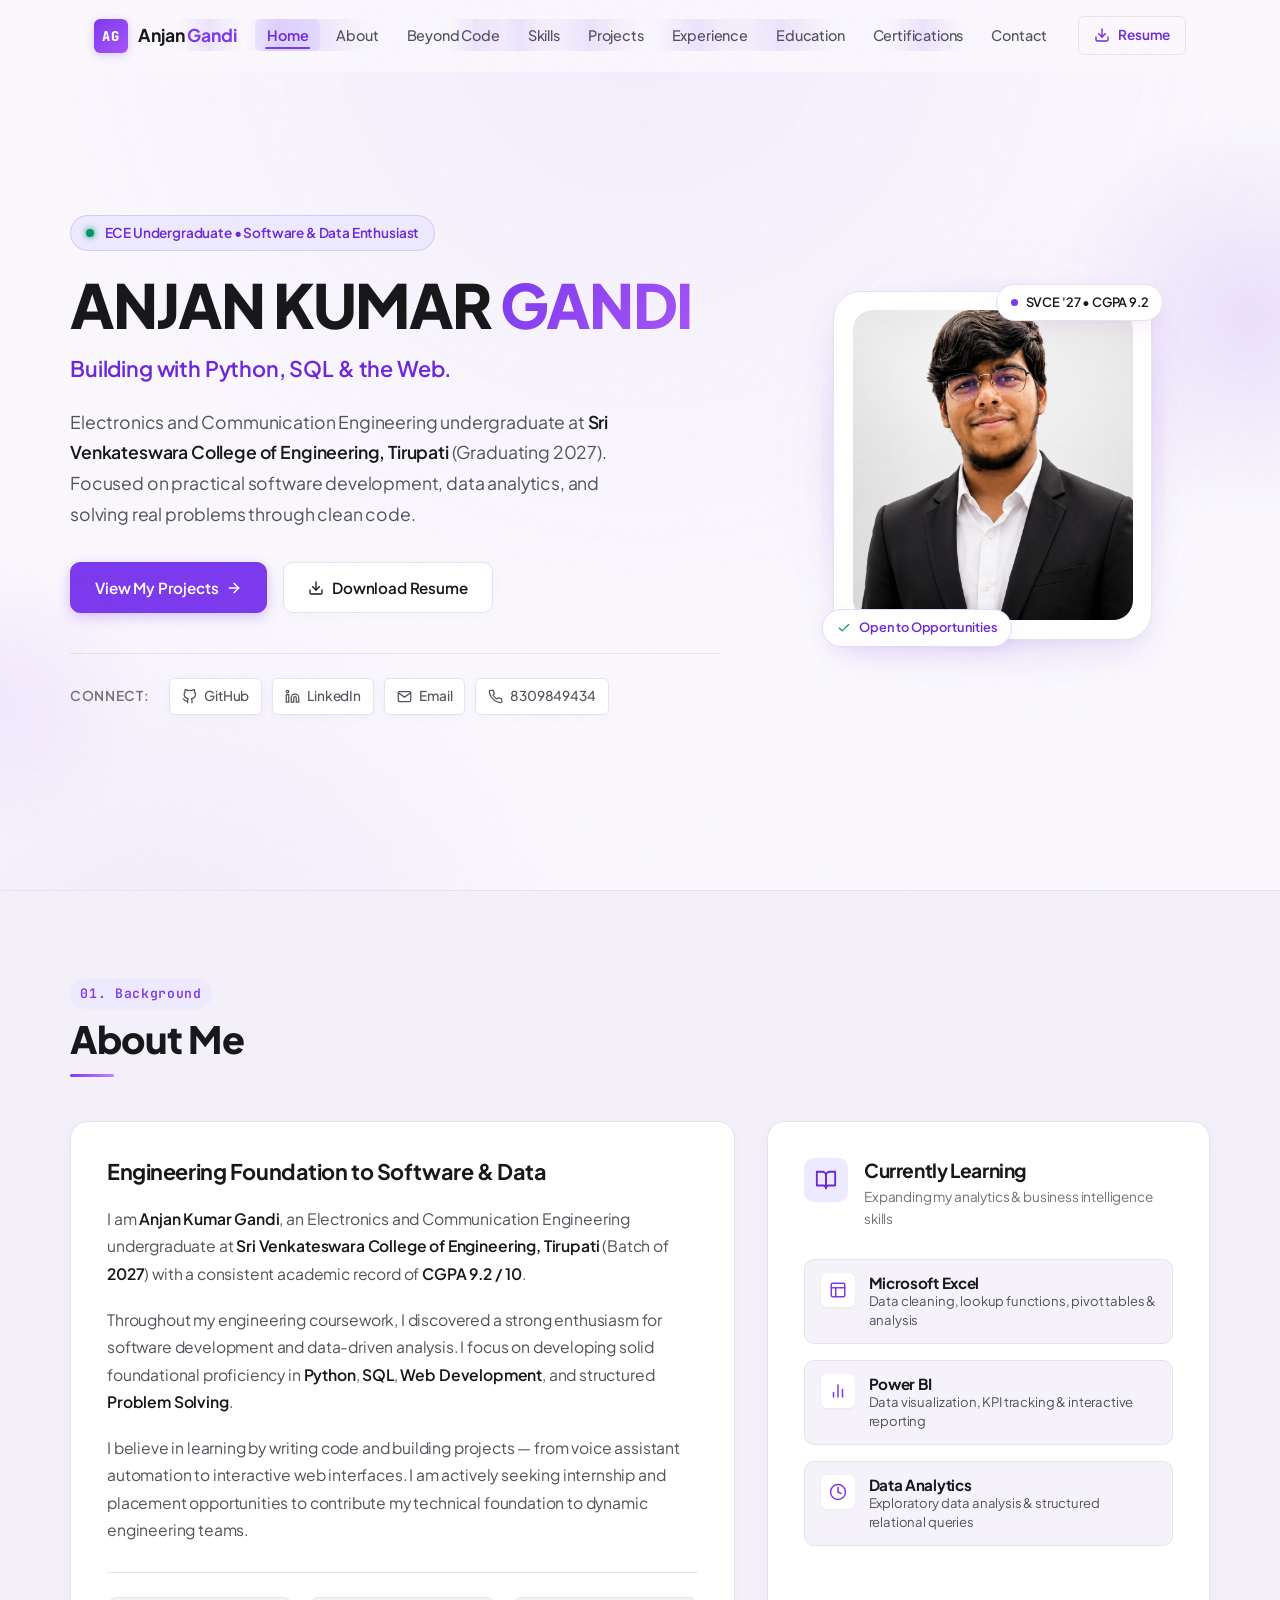
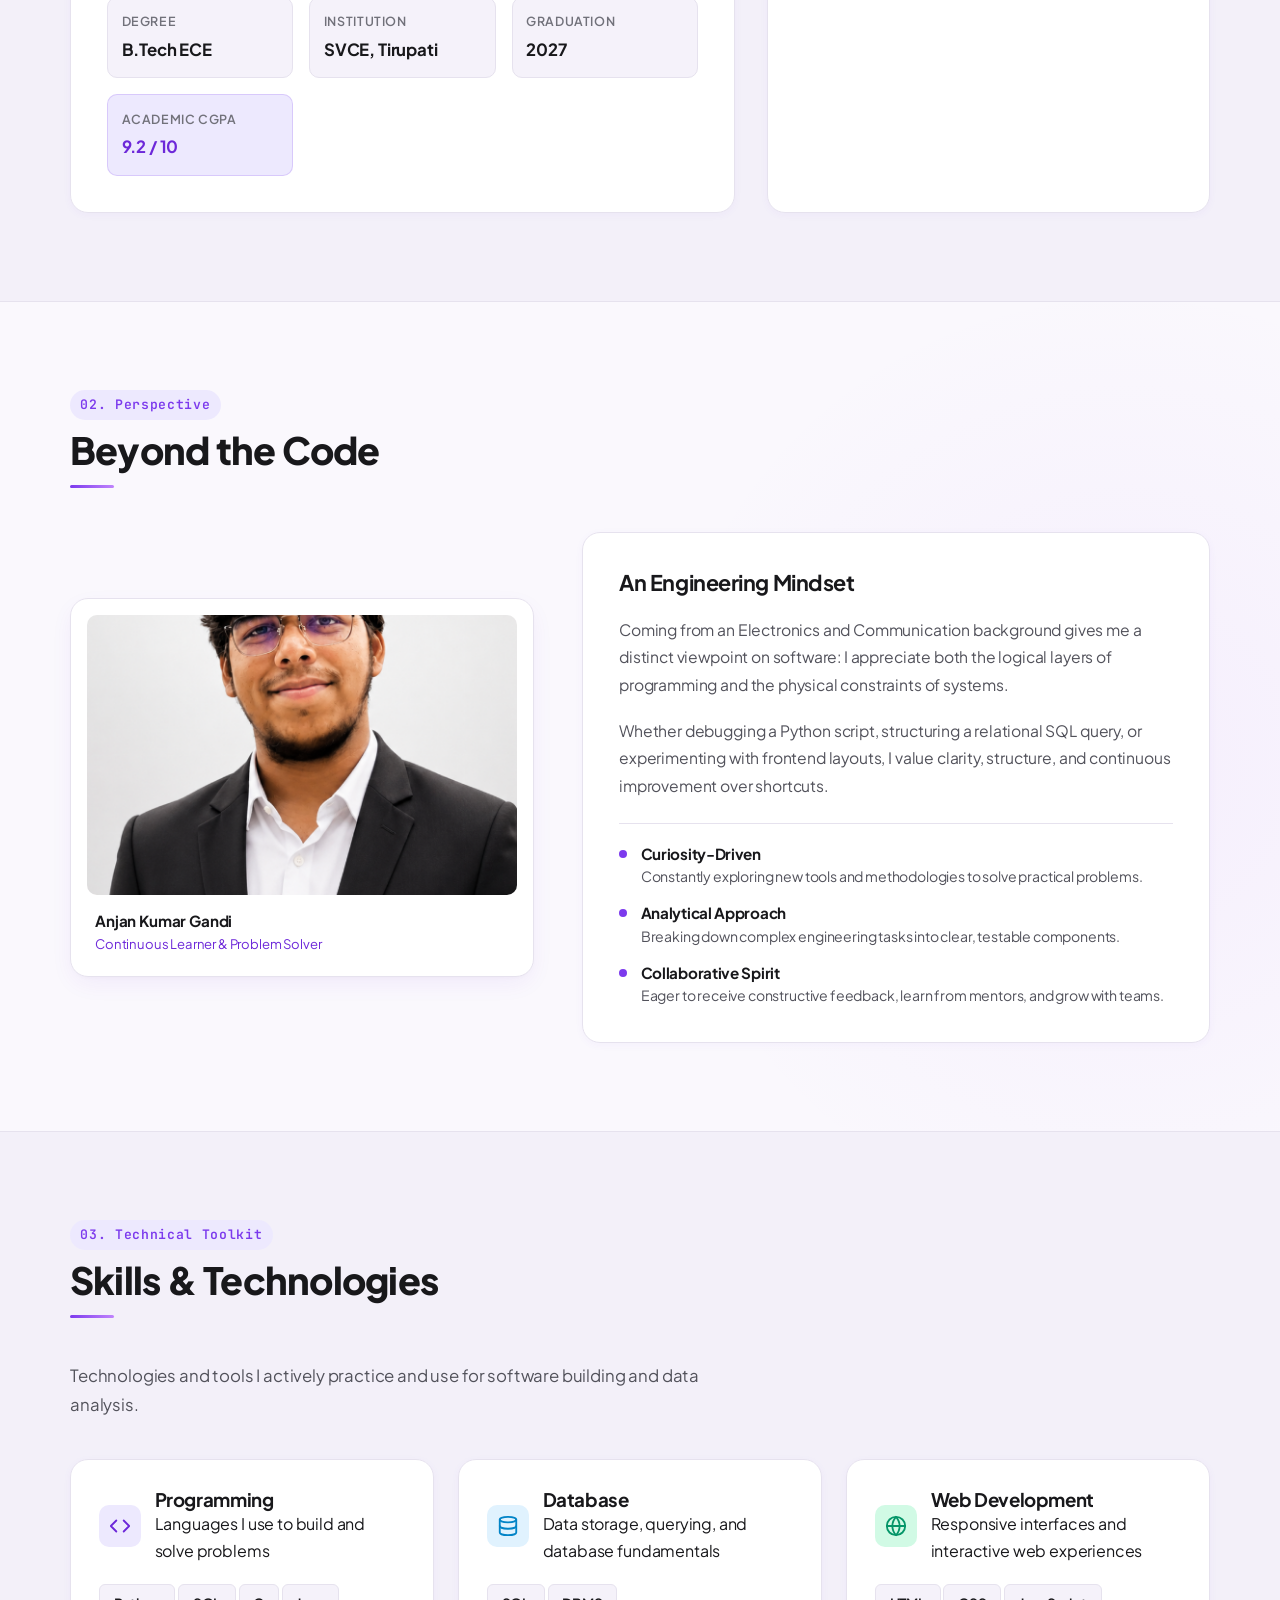
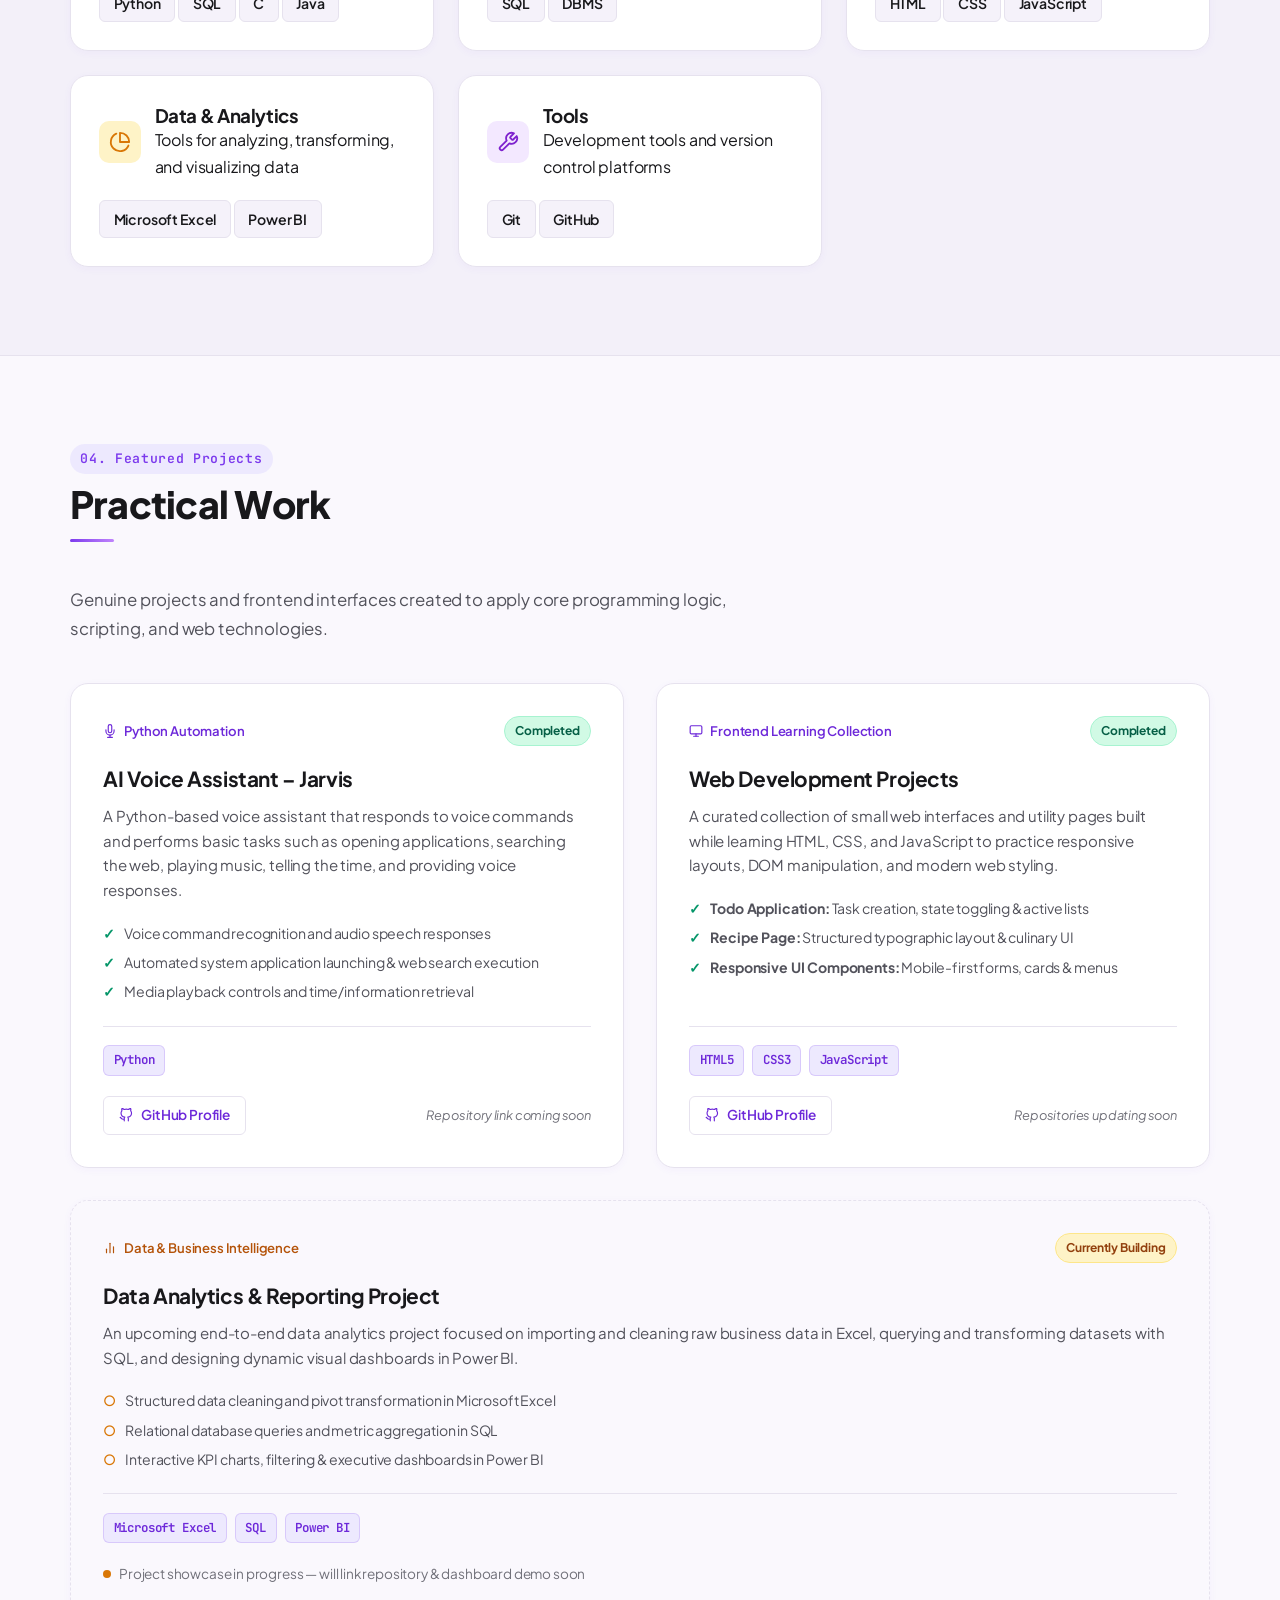
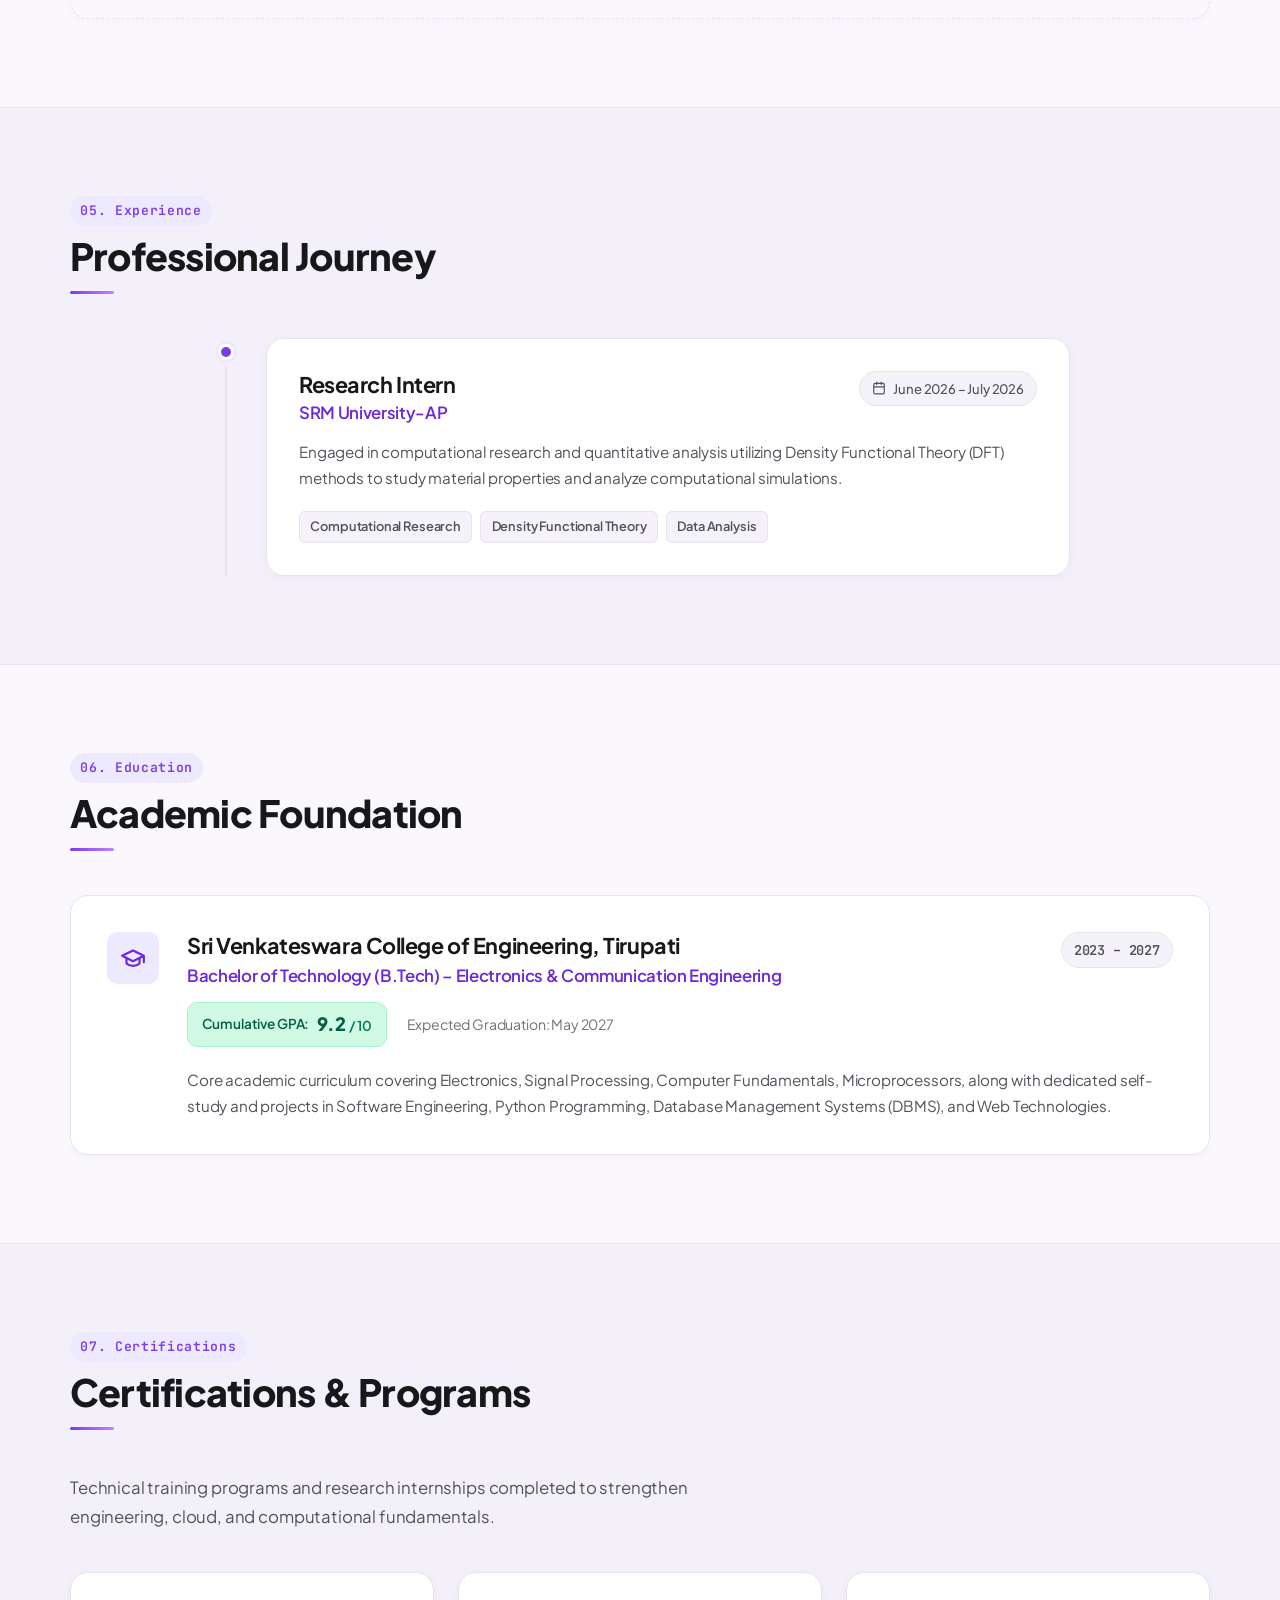
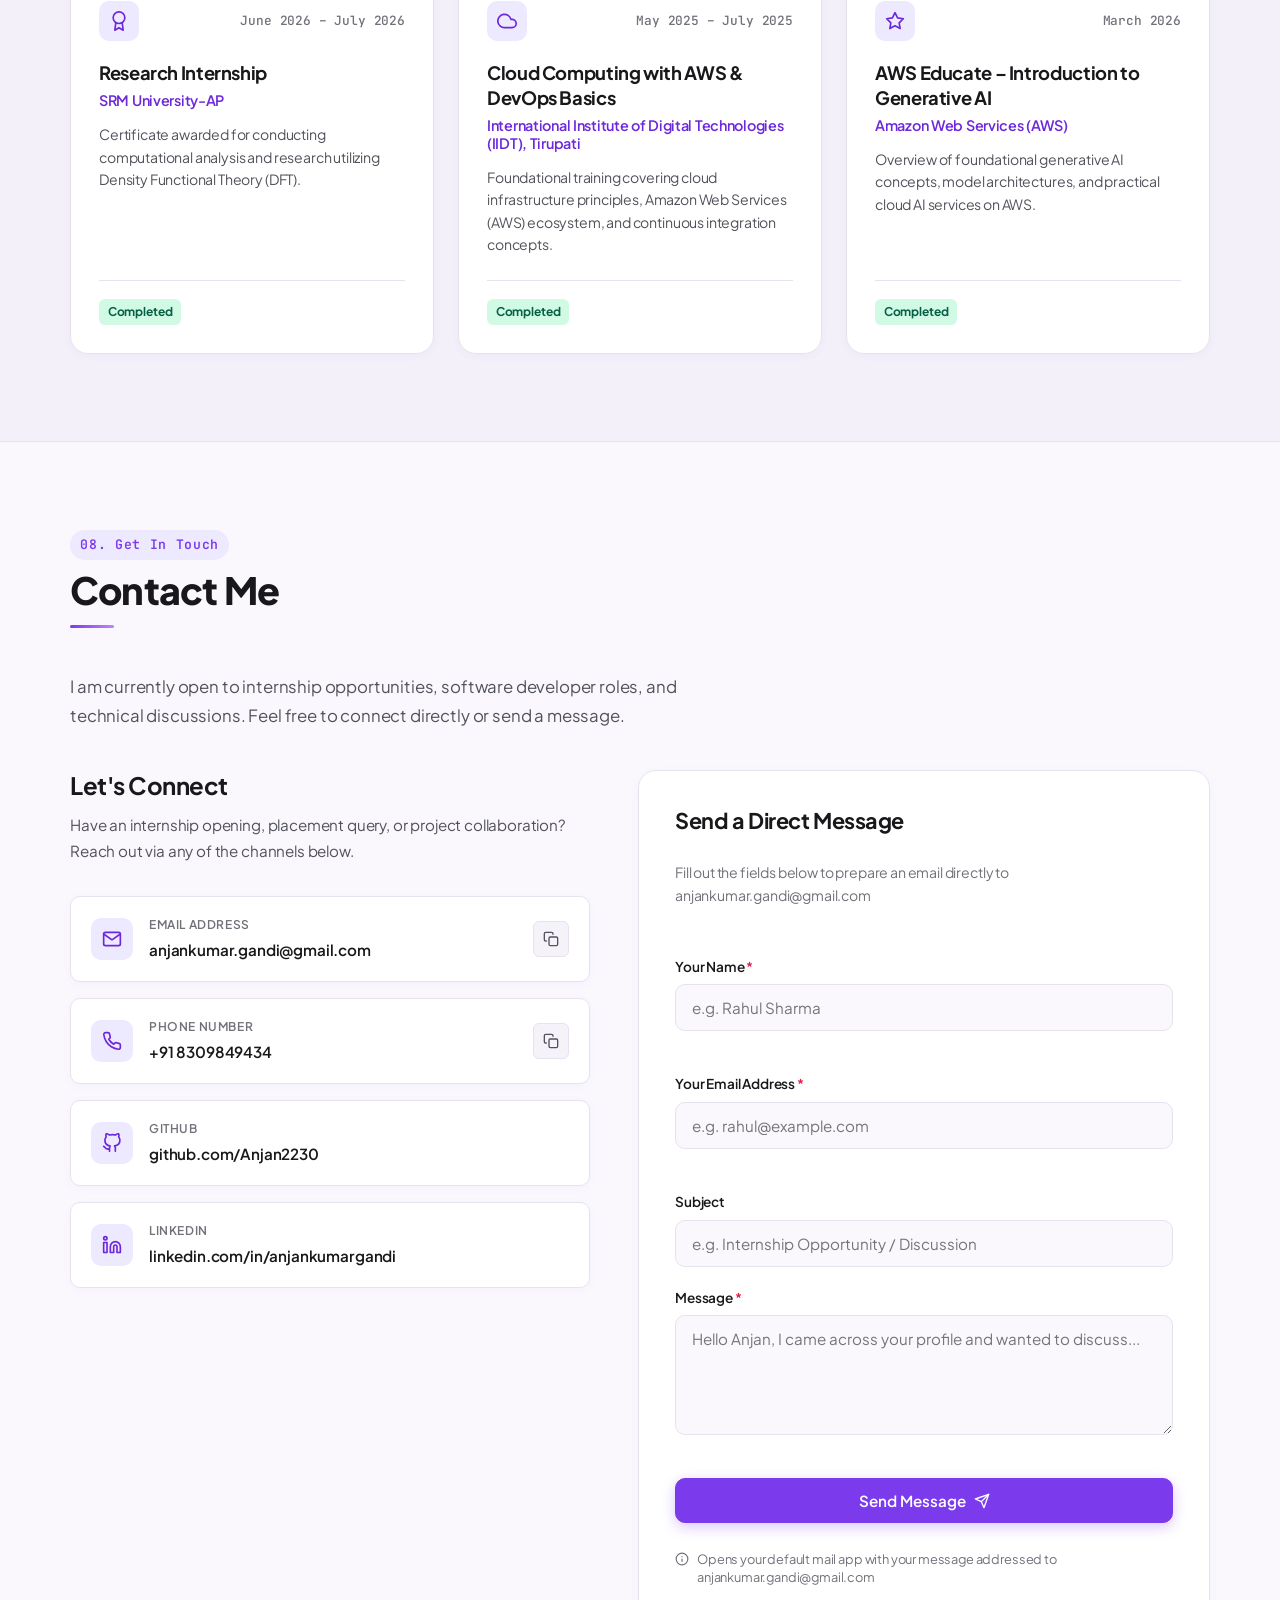
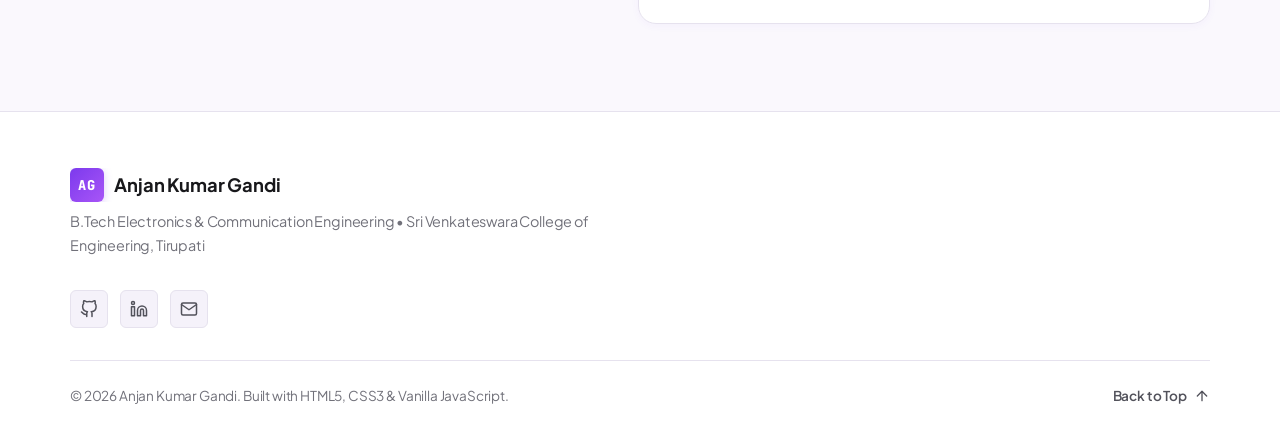
<file: newindex.html>
<!DOCTYPE html>
<html lang="en">
<head>
  <meta charset="UTF-8" />
  <meta name="viewport" content="width=device-width, initial-scale=1.0" />

  <!-- SEO -->
  <title>Anjan Kumar Gandi | ECE Student | Python, SQL & Web Development</title>

  <meta
    name="description"
    content="Personal portfolio of Anjan Kumar Gandi, a B.Tech Electronics and Communication Engineering undergraduate at SVCE Tirupati focused on Python, SQL, web development, and data analytics."
  />

  <meta name="author" content="Anjan Kumar Gandi" />

  <meta
    name="keywords"
    content="Anjan Kumar Gandi, Portfolio, ECE Student, Python Developer, SQL, Web Development, Data Analytics, SVCE Tirupati"
  />

  <meta name="theme-color" content="#7c3aed" />

  <!-- Open Graph -->
  <meta property="og:type" content="website" />
  <meta property="og:title" content="Anjan Kumar Gandi | Portfolio" />
  <meta
    property="og:description"
    content="ECE undergraduate at SVCE Tirupati focused on building software solutions with Python, SQL, web development, and data analytics."
  />
  <meta property="og:site_name" content="Anjan Kumar Gandi Portfolio" />

  <!-- Twitter -->
  <meta name="twitter:card" content="summary_large_image" />
  <meta name="twitter:title" content="Anjan Kumar Gandi | Portfolio" />
  <meta
    name="twitter:description"
    content="ECE undergraduate at SVCE Tirupati focused on Python, SQL, web development, and data analytics."
  />

  <!-- Fonts -->
  <link rel="preconnect" href="https://fonts.googleapis.com" />
  <link rel="preconnect" href="https://fonts.gstatic.com" crossorigin />

  <link
    href="https://fonts.googleapis.com/css2?family=Plus+Jakarta+Sans:wght@300;400;500;600;700;800&family=JetBrains+Mono:wght@400;500;600&display=swap"
    rel="stylesheet"
  />

  <!-- Main CSS -->
  <link rel="stylesheet" href="style.css" />
</head>

<body>

  <!-- Premium scroll progress -->
  <div class="scroll-progress" aria-hidden="true"></div>

  <!-- Accessibility -->
  <a href="#main-content" class="skip-to-content">
    Skip to main content
  </a>

  <!-- ============================================================
       NAVIGATION
       ============================================================ -->

  <header class="site-header" id="site-header">

    <div class="nav-container">

      <!-- Logo -->
      <a
        href="#home"
        class="nav-brand"
        aria-label="Anjan Kumar Gandi - Home"
      >
        <span class="brand-badge">AG</span>

        <span class="brand-text">
          Anjan
          <span class="brand-accent">Gandi</span>
        </span>
      </a>


      <!-- Desktop Navigation -->
      <nav
        class="desktop-nav"
        aria-label="Main Navigation"
      >

        <ul class="nav-links">

          <li>
            <a href="#home" class="nav-link active">
              Home
            </a>
          </li>

          <li>
            <a href="#about" class="nav-link">
              About
            </a>
          </li>

          <li>
            <a href="#beyond-code" class="nav-link">
              Beyond Code
            </a>
          </li>

          <li>
            <a href="#skills" class="nav-link">
              Skills
            </a>
          </li>

          <li>
            <a href="#projects" class="nav-link">
              Projects
            </a>
          </li>

          <li>
            <a href="#experience" class="nav-link">
              Experience
            </a>
          </li>

          <li>
            <a href="#education" class="nav-link">
              Education
            </a>
          </li>

          <li>
            <a href="#certifications" class="nav-link">
              Certifications
            </a>
          </li>

          <li>
            <a href="#contact" class="nav-link">
              Contact
            </a>
          </li>

        </ul>

      </nav>


      <!-- Navigation Actions -->
      <div class="nav-actions">

        <a
          href="assets/Anjan_Kumar_Gandi_Resume.pdf"
          download="Anjan_Kumar_Gandi_Resume.pdf"
          class="btn btn-outline btn-sm nav-resume-btn"
          id="nav-resume-btn"
        >

          <svg
            class="btn-icon"
            width="16"
            height="16"
            viewBox="0 0 24 24"
            fill="none"
            stroke="currentColor"
            stroke-width="2"
            stroke-linecap="round"
            stroke-linejoin="round"
            aria-hidden="true"
          >

            <path d="M21 15v4a2 2 0 0 1-2 2H5a2 2 0 0 1-2-2v-4"></path>

            <polyline points="7 10 12 15 17 10"></polyline>

            <line
              x1="12"
              y1="15"
              x2="12"
              y2="3"
            ></line>

          </svg>

          <span>Resume</span>

        </a>


        <!-- Mobile Menu -->
        <button
          class="hamburger-btn"
          id="hamburger-btn"
          aria-label="Toggle navigation menu"
          aria-expanded="false"
          aria-controls="mobile-nav"
        >

          <span class="hamburger-line"></span>
          <span class="hamburger-line"></span>
          <span class="hamburger-line"></span>

        </button>

      </div>

    </div>


    <!-- ============================================================
         MOBILE NAVIGATION
         ============================================================ -->

    <div
      class="mobile-nav"
      id="mobile-nav"
      aria-hidden="true"
    >

      <ul class="mobile-nav-links">

        <li>
          <a href="#home" class="mobile-nav-link">
            Home
          </a>
        </li>

        <li>
          <a href="#about" class="mobile-nav-link">
            About
          </a>
        </li>

        <li>
          <a href="#beyond-code" class="mobile-nav-link">
            Beyond Code
          </a>
        </li>

        <li>
          <a href="#skills" class="mobile-nav-link">
            Skills
          </a>
        </li>

        <li>
          <a href="#projects" class="mobile-nav-link">
            Projects
          </a>
        </li>

        <li>
          <a href="#experience" class="mobile-nav-link">
            Experience
          </a>
        </li>

        <li>
          <a href="#education" class="mobile-nav-link">
            Education
          </a>
        </li>

        <li>
          <a href="#certifications" class="mobile-nav-link">
            Certifications
          </a>
        </li>

        <li>
          <a href="#contact" class="mobile-nav-link">
            Contact
          </a>
        </li>

        <li class="mobile-nav-cta">

          <a
            href="assets/Anjan_Kumar_Gandi_Resume.pdf"
            download="Anjan_Kumar_Gandi_Resume.pdf"
            class="btn btn-primary btn-full"
          >

            <svg
              class="btn-icon"
              width="16"
              height="16"
              viewBox="0 0 24 24"
              fill="none"
              stroke="currentColor"
              stroke-width="2"
              stroke-linecap="round"
              stroke-linejoin="round"
              aria-hidden="true"
            >

              <path d="M21 15v4a2 2 0 0 1-2 2H5a2 2 0 0 1-2-2v-4"></path>

              <polyline points="7 10 12 15 17 10"></polyline>

              <line
                x1="12"
                y1="15"
                x2="12"
                y2="3"
              ></line>

            </svg>

            Download Resume

          </a>

        </li>

      </ul>

    </div>

  </header>


  <!-- ============================================================
       MAIN CONTENT
       ============================================================ -->

  <main id="main-content">


    <!-- ============================================================
         HERO SECTION
         ============================================================ -->

    <section
      class="hero-section"
      id="home"
    >

      <div class="section-container hero-grid">


        <!-- HERO LEFT -->
        <div class="hero-content reveal">

          <div class="hero-label-badge">

            <span class="pulse-indicator"></span>

            <span>
              ECE Undergraduate • Software & Data Enthusiast
            </span>

          </div>


          <h1 class="hero-name">

            ANJAN KUMAR

            <span class="text-accent-gradient">
              GANDI
            </span>

          </h1>


          <p class="hero-tagline">
            Building with Python, SQL & the Web.
          </p>


          <p class="hero-description">

            Electronics and Communication Engineering undergraduate at

            <strong>
              Sri Venkateswara College of Engineering, Tirupati
            </strong>

            (Graduating 2027).

            Focused on practical software development,
            data analytics, and solving real problems through clean code.

          </p>


          <!-- HERO BUTTONS -->

          <div class="hero-actions">

            <a
              href="#projects"
              class="btn btn-primary magnetic-btn"
            >

              <span>
                View My Projects
              </span>

              <svg
                class="btn-icon-right"
                width="16"
                height="16"
                viewBox="0 0 24 24"
                fill="none"
                stroke="currentColor"
                stroke-width="2"
                stroke-linecap="round"
                stroke-linejoin="round"
                aria-hidden="true"
              >

                <line
                  x1="5"
                  y1="12"
                  x2="19"
                  y2="12"
                ></line>

                <polyline
                  points="12 5 19 12 12 19"
                ></polyline>

              </svg>

            </a>


            <a
              href="assets/Anjan_Kumar_Gandi_Resume.pdf"
              download="Anjan_Kumar_Gandi_Resume.pdf"
              class="btn btn-secondary magnetic-btn"
              id="hero-resume-btn"
            >

              <svg
                class="btn-icon"
                width="16"
                height="16"
                viewBox="0 0 24 24"
                fill="none"
                stroke="currentColor"
                stroke-width="2"
                stroke-linecap="round"
                stroke-linejoin="round"
                aria-hidden="true"
              >

                <path
                  d="M21 15v4a2 2 0 0 1-2 2H5a2 2 0 0 1-2-2v-4"
                ></path>

                <polyline
                  points="7 10 12 15 17 10"
                ></polyline>

                <line
                  x1="12"
                  y1="15"
                  x2="12"
                  y2="3"
                ></line>

              </svg>

              <span>
                Download Resume
              </span>

            </a>

          </div>


          <!-- SOCIAL LINKS -->

          <div class="hero-socials">

            <span class="socials-label">
              Connect:
            </span>


            <div class="social-links-list">


              <!-- GitHub -->

              <a
                href="https://github.com/Anjan2230"
                target="_blank"
                rel="noopener noreferrer"
                class="social-link"
                aria-label="GitHub Profile"
              >

                <svg
                  width="16"
                  height="16"
                  viewBox="0 0 24 24"
                  fill="none"
                  stroke="currentColor"
                  stroke-width="2"
                  stroke-linecap="round"
                  stroke-linejoin="round"
                  aria-hidden="true"
                >

                  <path
                    d="M9 19c-5 1.5-5-2.5-7-3m14 6v-3.87a3.37 3.37 0 0 0-.94-2.61c3.14-.35 6.44-1.54 6.44-7A5.44 5.44 0 0 0 20 4.77 5.07 5.07 0 0 0 19.91 1S18.73.65 16 2.48a13.38 13.38 0 0 0-7 0C6.27.65 5.09 1 5.09 1A5.07 5.07 0 0 0 5 4.77a5.44 5.44 0 0 0-1.5 3.78c0 5.42 3.3 6.61 6.44 7A3.37 3.37 0 0 0 9 18.13V22"
                  ></path>

                </svg>

                <span>
                  GitHub
                </span>

              </a>


              <!-- LinkedIn -->

              <a
                href="https://linkedin.com/in/anjankumargandi"
                target="_blank"
                rel="noopener noreferrer"
                class="social-link"
                aria-label="LinkedIn Profile"
              >

                <svg
                  width="16"
                  height="16"
                  viewBox="0 0 24 24"
                  fill="none"
                  stroke="currentColor"
                  stroke-width="2"
                  stroke-linecap="round"
                  stroke-linejoin="round"
                  aria-hidden="true"
                >

                  <path
                    d="M16 8a6 6 0 0 1 6 6v7h-4v-7a2 2 0 0 0-2-2 2 2 0 0 0-2 2v7h-4v-7a6 6 0 0 1 6-6z"
                  ></path>

                  <rect
                    x="2"
                    y="9"
                    width="4"
                    height="12"
                  ></rect>

                  <circle
                    cx="4"
                    cy="4"
                    r="2"
                  ></circle>

                </svg>

                <span>
                  LinkedIn
                </span>

              </a>


              <!-- Email -->

              <a
                href="mailto:anjankumar.gandi@gmail.com"
                class="social-link"
                aria-label="Email Anjan Kumar Gandi"
              >

                <svg
                  width="16"
                  height="16"
                  viewBox="0 0 24 24"
                  fill="none"
                  stroke="currentColor"
                  stroke-width="2"
                  stroke-linecap="round"
                  stroke-linejoin="round"
                  aria-hidden="true"
                >

                  <path
                    d="M4 4h16c1.1 0 2 .9 2 2v12c0 1.1-.9 2-2 2H4c-1.1 0-2-.9-2-2V6c0-1.1.9-2 2-2z"
                  ></path>

                  <polyline
                    points="22,6 12,13 2,6"
                  ></polyline>

                </svg>

                <span>
                  Email
                </span>

              </a>


              <!-- Phone -->

              <a
                href="tel:8309849434"
                class="social-link"
                aria-label="Call Anjan Kumar Gandi"
              >

                <svg
                  width="16"
                  height="16"
                  viewBox="0 0 24 24"
                  fill="none"
                  stroke="currentColor"
                  stroke-width="2"
                  stroke-linecap="round"
                  stroke-linejoin="round"
                  aria-hidden="true"
                >

                  <path
                    d="M22 16.92v3a2 2 0 0 1-2.18 2 19.79 19.79 0 0 1-8.63-3.07 19.5 19.5 0 0 1-6-6 19.79 19.79 0 0 1-3.07-8.67A2 2 0 0 1 4.11 2h3a2 2 0 0 1 2 1.72 12.84 12.84 0 0 0 .7 2.81 2 2 0 0 1-.45 2.11L8.09 9.91a16 16 0 0 0 6 6l1.27-1.27a2 2 0 0 1 2.11-.45 12.84 12.84 0 0 0 2.81.7A2 2 0 0 1 22 16.92z"
                  ></path>

                </svg>

                <span>
                  8309849434
                </span>

              </a>

            </div>

          </div>

        </div>


        <!-- ========================================================
             HERO RIGHT — PROFILE CARD
             ======================================================== -->

        <div class="hero-visual reveal">

          <div class="profile-card-wrapper">

            <div class="profile-card">


              <!-- Profile Image -->

              <div class="profile-photo-container">

                <img
                  src="assets/profile.png"
                  alt="Anjan Kumar Gandi"
                  class="profile-photo"
                  fetchpriority="high"
                  decoding="async"
                  onerror="this.onerror=null; this.src='assets/placeholder-avatar.svg';"
                />

              </div>


              <!-- Floating Chip — Top -->

              <div class="floating-chip chip-top">

                <span class="chip-dot"></span>

                <span class="chip-text">
                  SVCE '27 • CGPA 9.2
                </span>

              </div>


              <!-- Floating Chip — Bottom -->

              <div class="floating-chip chip-bottom">

                <svg
                  width="14"
                  height="14"
                  viewBox="0 0 24 24"
                  fill="none"
                  stroke="currentColor"
                  stroke-width="2"
                  stroke-linecap="round"
                  stroke-linejoin="round"
                  aria-hidden="true"
                >

                  <polyline
                    points="20 6 9 17 4 12"
                  ></polyline>

                </svg>

                <span class="chip-text">
                  Open to Opportunities
                </span>

              </div>


            </div>

          </div>

        </div>

      </div>

    </section>
        <!-- ============================================================
         ABOUT ME
         ============================================================ -->

    <section class="section section-alt" id="about">

      <div class="section-container">

        <div class="section-header reveal">

          <span class="section-tag">
            01. Background
          </span>

          <h2 class="section-title">
            About Me
          </h2>

          <div class="section-line"></div>

        </div>


        <div class="about-grid">


          <!-- ABOUT NARRATIVE -->

          <div class="about-narrative-card reveal">

            <h3 class="card-heading">
              Engineering Foundation to Software & Data
            </h3>


            <p class="about-paragraph">

              I am
              <strong>Anjan Kumar Gandi</strong>,
              an Electronics and Communication Engineering undergraduate at
              <strong>Sri Venkateswara College of Engineering, Tirupati</strong>
              (Batch of <strong>2027</strong>) with a consistent academic
              record of <strong>CGPA 9.2 / 10</strong>.

            </p>


            <p class="about-paragraph">

              Throughout my engineering coursework, I discovered a strong
              enthusiasm for software development and data-driven analysis.
              I focus on developing solid foundational proficiency in
              <strong>Python</strong>,
              <strong>SQL</strong>,
              <strong>Web Development</strong>,
              and structured
              <strong>Problem Solving</strong>.

            </p>


            <p class="about-paragraph">

              I believe in learning by writing code and building projects —
              from voice assistant automation to interactive web interfaces.
              I am actively seeking internship and placement opportunities
              to contribute my technical foundation to dynamic engineering
              teams.

            </p>


            <!-- ACADEMIC METRICS -->

            <div class="about-metrics-grid">


              <div class="metric-box">

                <span class="metric-title">
                  Degree
                </span>

                <span class="metric-value">
                  B.Tech ECE
                </span>

              </div>


              <div class="metric-box">

                <span class="metric-title">
                  Institution
                </span>

                <span class="metric-value">
                  SVCE, Tirupati
                </span>

              </div>


              <div class="metric-box">

                <span class="metric-title">
                  Graduation
                </span>

                <span class="metric-value">
                  2027
                </span>

              </div>


              <div class="metric-box metric-box-accent">

                <span class="metric-title">
                  Academic CGPA
                </span>

                <span class="metric-value accent-text">
                  9.2 / 10
                </span>

              </div>


            </div>

          </div>



          <!-- CURRENTLY LEARNING -->

          <div class="about-learning-card reveal">


            <div class="learning-card-header">

              <div class="learning-badge-icon">

                <svg
                  width="22"
                  height="22"
                  viewBox="0 0 24 24"
                  fill="none"
                  stroke="currentColor"
                  stroke-width="2"
                  stroke-linecap="round"
                  stroke-linejoin="round"
                  aria-hidden="true"
                >

                  <path
                    d="M2 3h6a4 4 0 0 1 4 4v14a3 3 0 0 0-3-3H2z"
                  ></path>

                  <path
                    d="M22 3h-6a4 4 0 0 0-4 4v14a3 3 0 0 1 3-3h7z"
                  ></path>

                </svg>

              </div>


              <div>

                <h3 class="learning-card-title">
                  Currently Learning
                </h3>

                <p class="learning-card-subtitle">
                  Expanding my analytics & business intelligence skills
                </p>

              </div>

            </div>



            <div class="learning-items-list">


              <!-- EXCEL -->

              <div class="learning-pill-item">

                <div class="learning-item-icon-box">

                  <svg
                    width="18"
                    height="18"
                    viewBox="0 0 24 24"
                    fill="none"
                    stroke="currentColor"
                    stroke-width="2"
                    stroke-linecap="round"
                    stroke-linejoin="round"
                    aria-hidden="true"
                  >

                    <rect
                      x="3"
                      y="3"
                      width="18"
                      height="18"
                      rx="2"
                      ry="2"
                    ></rect>

                    <line
                      x1="3"
                      y1="9"
                      x2="21"
                      y2="9"
                    ></line>

                    <line
                      x1="9"
                      y1="21"
                      x2="9"
                      y2="9"
                    ></line>

                  </svg>

                </div>


                <div>

                  <h4 class="learning-item-title">
                    Microsoft Excel
                  </h4>

                  <p class="learning-item-desc">
                    Data cleaning, lookup functions, pivot tables & analysis
                  </p>

                </div>

              </div>



              <!-- POWER BI -->

              <div class="learning-pill-item">

                <div class="learning-item-icon-box">

                  <svg
                    width="18"
                    height="18"
                    viewBox="0 0 24 24"
                    fill="none"
                    stroke="currentColor"
                    stroke-width="2"
                    stroke-linecap="round"
                    stroke-linejoin="round"
                    aria-hidden="true"
                  >

                    <line
                      x1="18"
                      y1="20"
                      x2="18"
                      y2="10"
                    ></line>

                    <line
                      x1="12"
                      y1="20"
                      x2="12"
                      y2="4"
                    ></line>

                    <line
                      x1="6"
                      y1="20"
                      x2="6"
                      y2="14"
                    ></line>

                  </svg>

                </div>


                <div>

                  <h4 class="learning-item-title">
                    Power BI
                  </h4>

                  <p class="learning-item-desc">
                    Data visualization, KPI tracking & interactive reporting
                  </p>

                </div>

              </div>



              <!-- DATA ANALYTICS -->

              <div class="learning-pill-item">

                <div class="learning-item-icon-box">

                  <svg
                    width="18"
                    height="18"
                    viewBox="0 0 24 24"
                    fill="none"
                    stroke="currentColor"
                    stroke-width="2"
                    stroke-linecap="round"
                    stroke-linejoin="round"
                    aria-hidden="true"
                  >

                    <circle
                      cx="12"
                      cy="12"
                      r="10"
                    ></circle>

                    <line
                      x1="12"
                      y1="6"
                      x2="12"
                      y2="12"
                    ></line>

                    <line
                      x1="12"
                      y1="12"
                      x2="16"
                      y2="14"
                    ></line>

                  </svg>

                </div>


                <div>

                  <h4 class="learning-item-title">
                    Data Analytics
                  </h4>

                  <p class="learning-item-desc">
                    Exploratory data analysis & structured relational queries
                  </p>

                </div>

              </div>


            </div>

          </div>

        </div>

      </div>

    </section>



    <!-- ============================================================
         BEYOND THE CODE
         ============================================================ -->

    <section class="section" id="beyond-code">

      <div class="section-container">


        <div class="section-header reveal">

          <span class="section-tag">
            02. Perspective
          </span>

          <h2 class="section-title">
            Beyond the Code
          </h2>

          <div class="section-line"></div>

        </div>



        <div class="beyond-grid reveal">


          <!-- PERSONAL PHOTO -->

          <div class="beyond-photo-card">

            <div class="beyond-photo-container">

              <img
                src="assets/anjan.png"
                alt="Anjan Kumar Gandi"
                class="beyond-photo"
                loading="lazy"
                decoding="async"
                onerror="this.onerror=null; this.src='assets/placeholder-personal.svg';"
              />

            </div>


            <div class="beyond-photo-caption">

              <span class="caption-name">
                Anjan Kumar Gandi
              </span>

              <span class="caption-title">
                Continuous Learner & Problem Solver
              </span>

            </div>

          </div>



          <!-- ENGINEERING MINDSET -->

          <div class="beyond-content-card">

            <h3 class="card-heading">
              An Engineering Mindset
            </h3>


            <p class="about-paragraph">

              Coming from an Electronics and Communication background gives
              me a distinct viewpoint on software: I appreciate both the
              logical layers of programming and the physical constraints
              of systems.

            </p>


            <p class="about-paragraph">

              Whether debugging a Python script, structuring a relational
              SQL query, or experimenting with frontend layouts, I value
              clarity, structure, and continuous improvement over shortcuts.

            </p>



            <!-- PERSONAL PILLARS -->

            <div class="pillars-grid">


              <div class="pillar-item">

                <div class="pillar-bullet"></div>

                <div>

                  <h4 class="pillar-title">
                    Curiosity-Driven
                  </h4>

                  <p class="pillar-desc">
                    Constantly exploring new tools and methodologies to solve
                    practical problems.
                  </p>

                </div>

              </div>



              <div class="pillar-item">

                <div class="pillar-bullet"></div>

                <div>

                  <h4 class="pillar-title">
                    Analytical Approach
                  </h4>

                  <p class="pillar-desc">
                    Breaking down complex engineering tasks into clear,
                    testable components.
                  </p>

                </div>

              </div>



              <div class="pillar-item">

                <div class="pillar-bullet"></div>

                <div>

                  <h4 class="pillar-title">
                    Collaborative Spirit
                  </h4>

                  <p class="pillar-desc">
                    Eager to receive constructive feedback, learn from mentors,
                    and grow with teams.
                  </p>

                </div>

              </div>


            </div>

          </div>

        </div>

      </div>

    </section>



    <!-- ============================================================
         SKILLS
         ============================================================ -->

    <section class="section section-alt" id="skills">

      <div class="section-container">


        <div class="section-header reveal">

          <span class="section-tag">
            03. Technical Toolkit
          </span>

          <h2 class="section-title">
            Skills & Technologies
          </h2>

          <div class="section-line"></div>

        </div>


        <p class="section-intro reveal">

          Technologies and tools I actively practice and use for software
          building and data analysis.

        </p>


        <div class="skills-grid">


          <!-- ========================================================
               PROGRAMMING
               ======================================================== -->

          <div class="skill-card reveal">

            <div class="skill-card-top">

              <div class="skill-icon-box cat-programming">

                <svg
                  width="22"
                  height="22"
                  viewBox="0 0 24 24"
                  fill="none"
                  stroke="currentColor"
                  stroke-width="2"
                  stroke-linecap="round"
                  stroke-linejoin="round"
                  aria-hidden="true"
                >

                  <polyline
                    points="16 18 22 12 16 6"
                  ></polyline>

                  <polyline
                    points="8 6 2 12 8 18"
                  ></polyline>

                </svg>

              </div>


              <div>

                <h3 class="skill-category-title">
                  Programming
                </h3>

                <p class="skill-category-desc">
                  Languages I use to build and solve problems
                </p>

              </div>

            </div>


            <div class="skill-pills">

              <span class="skill-pill">
                Python
              </span>

              <span class="skill-pill">
                SQL
              </span>

              <span class="skill-pill">
                C
              </span>

              <span class="skill-pill">
                Java
              </span>

            </div>

          </div>
                    <!-- Category 2: Database -->
          <div class="skill-card reveal">
            <div class="skill-card-top">
              <div class="skill-icon-box cat-database">
                <svg width="22" height="22" viewBox="0 0 24 24" fill="none"
                     stroke="currentColor" stroke-width="2"
                     stroke-linecap="round" stroke-linejoin="round"
                     aria-hidden="true">
                  <ellipse cx="12" cy="5" rx="9" ry="3"></ellipse>
                  <path d="M21 12c0 1.66-4 3-9 3s-9-1.34-9-3"></path>
                  <path d="M3 5v14c0 1.66 4 3 9 3s9-1.34 9-3V5"></path>
                </svg>
              </div>

              <div>
                <h3 class="skill-category-title">
                  Database
                </h3>
                <p class="skill-category-desc">
                  Data storage, querying, and database fundamentals
                </p>
              </div>
            </div>

            <div class="skill-pills">
              <span class="skill-pill">SQL</span>
              <span class="skill-pill">DBMS</span>
            </div>
          </div>


          <!-- Category 3: Web Development -->
          <div class="skill-card reveal">
            <div class="skill-card-top">
              <div class="skill-icon-box cat-web">
                <svg width="22" height="22" viewBox="0 0 24 24" fill="none"
                     stroke="currentColor" stroke-width="2"
                     stroke-linecap="round" stroke-linejoin="round"
                     aria-hidden="true">
                  <circle cx="12" cy="12" r="10"></circle>
                  <line x1="2" y1="12" x2="22" y2="12"></line>
                  <path d="M12 2a15.3 15.3 0 0 1 4 10
                           15.3 15.3 0 0 1-4 10
                           15.3 15.3 0 0 1-4-10
                           15.3 15.3 0 0 1 4-10z">
                  </path>
                </svg>
              </div>

              <div>
                <h3 class="skill-category-title">
                  Web Development
                </h3>
                <p class="skill-category-desc">
                  Responsive interfaces and interactive web experiences
                </p>
              </div>
            </div>

            <div class="skill-pills">
              <span class="skill-pill">HTML</span>
              <span class="skill-pill">CSS</span>
              <span class="skill-pill">JavaScript</span>
            </div>
          </div>


          <!-- Category 4: Data & Analytics -->
          <div class="skill-card reveal">
            <div class="skill-card-top">
              <div class="skill-icon-box cat-analytics">
                <svg width="22" height="22" viewBox="0 0 24 24" fill="none"
                     stroke="currentColor" stroke-width="2"
                     stroke-linecap="round" stroke-linejoin="round"
                     aria-hidden="true">
                  <path d="M21.21 15.89A10 10 0 1 1 8 2.83"></path>
                  <path d="M22 12A10 10 0 0 0 12 2v10z"></path>
                </svg>
              </div>

              <div>
                <h3 class="skill-category-title">
                  Data & Analytics
                </h3>
                <p class="skill-category-desc">
                  Tools for analyzing, transforming, and visualizing data
                </p>
              </div>
            </div>

            <div class="skill-pills">
              <span class="skill-pill">Microsoft Excel</span>
              <span class="skill-pill">Power BI</span>
            </div>
          </div>


          <!-- Category 5: Tools & Platforms -->
          <div class="skill-card reveal">
            <div class="skill-card-top">
              <div class="skill-icon-box cat-tools">
                <svg width="22" height="22" viewBox="0 0 24 24" fill="none"
                     stroke="currentColor" stroke-width="2"
                     stroke-linecap="round" stroke-linejoin="round"
                     aria-hidden="true">
                  <path d="M14.7 6.3a1 1 0 0 0 0 1.4l1.6 1.6
                           a1 1 0 0 0 1.4 0l3.77-3.77
                           a6 6 0 0 1-7.94 7.94l-6.91 6.91
                           a2.12 2.12 0 0 1-3-3l6.91-6.91
                           a6 6 0 0 1 7.94-7.94l-3.76 3.76z">
                  </path>
                </svg>
              </div>

              <div>
                <h3 class="skill-category-title">
                  Tools
                </h3>
                <p class="skill-category-desc">
                  Development tools and version control platforms
                </p>
              </div>
            </div>

            <div class="skill-pills">
              <span class="skill-pill">Git</span>
              <span class="skill-pill">GitHub</span>
            </div>
          </div>

        </div>
      </div>
    </section>


    <!-- ================================================================
         6. PROJECTS SECTION
         ================================================================ -->
    <section class="section" id="projects">
      <div class="section-container">

        <div class="section-header reveal">
          <span class="section-tag">04. Featured Projects</span>

          <h2 class="section-title">
            Practical Work
          </h2>

          <div class="section-line"></div>
        </div>

        <p class="section-intro reveal">
          Genuine projects and frontend interfaces created to apply core
          programming logic, scripting, and web technologies.
        </p>


        <div class="projects-grid">

          <!-- ============================================================
               PROJECT 1
               ============================================================ -->
          <article class="project-item-card reveal">

            <div class="project-header-row">

              <div class="project-badge">
                <svg width="14" height="14"
                     viewBox="0 0 24 24"
                     fill="none"
                     stroke="currentColor"
                     stroke-width="2"
                     stroke-linecap="round"
                     stroke-linejoin="round"
                     aria-hidden="true">
                  <path d="M12 1a3 3 0 0 0-3 3v8a3 3 0 0 0 6 0V4a3 3 0 0 0-3-3z"></path>
                  <path d="M19 10v2a7 7 0 0 1-14 0v-2"></path>
                  <line x1="12" y1="19" x2="12" y2="23"></line>
                  <line x1="8" y1="23" x2="16" y2="23"></line>
                </svg>

                <span>Python Automation</span>
              </div>

              <span class="status-tag status-completed">
                Completed
              </span>

            </div>


            <h3 class="project-card-title">
              AI Voice Assistant – Jarvis
            </h3>


            <p class="project-card-summary">
              A Python-based voice assistant that responds to voice commands
              and performs basic tasks such as opening applications, searching
              the web, playing music, telling the time, and providing voice
              responses.
            </p>


            <ul class="project-bullets">

              <li>
                <span class="bullet-check">✓</span>
                <span>
                  Voice command recognition and audio speech responses
                </span>
              </li>

              <li>
                <span class="bullet-check">✓</span>
                <span>
                  Automated system application launching & web search execution
                </span>
              </li>

              <li>
                <span class="bullet-check">✓</span>
                <span>
                  Media playback controls and time/information retrieval
                </span>
              </li>

            </ul>


            <div class="project-tech-row">
              <span class="tech-chip">Python</span>
            </div>


            <div class="project-actions-row">

              <a
                href="https://github.com/Anjan2230"
                target="_blank"
                rel="noopener noreferrer"
                class="btn btn-outline btn-sm magnetic-btn"
              >
                <svg width="14" height="14"
                     viewBox="0 0 24 24"
                     fill="none"
                     stroke="currentColor"
                     stroke-width="2"
                     stroke-linecap="round"
                     stroke-linejoin="round"
                     aria-hidden="true">
                  <path d="M9 19c-5 1.5-5-2.5-7-3m14 6v-3.87
                           a3.37 3.37 0 0 0-.94-2.61
                           c3.14-.35 6.44-1.54 6.44-7
                           A5.44 5.44 0 0 0 20 4.77
                           5.07 5.07 0 0 0 19.91 1
                           S18.73.65 16 2.48
                           a13.38 13.38 0 0 0-7 0
                           C6.27.65 5.09 1 5.09 1
                           A5.07 5.07 0 0 0 5 4.77
                           a5.44 5.44 0 0 0-1.5 3.78
                           c0 5.42 3.3 6.61 6.44 7
                           A3.37 3.37 0 0 0 9 18.13V22">
                  </path>
                </svg>

                <span>GitHub Profile</span>
              </a>

              <span class="project-meta-note">
                Repository link coming soon
              </span>

            </div>

          </article>


          <!-- ============================================================
               PROJECT 2
               ============================================================ -->
          <article class="project-item-card reveal">

            <div class="project-header-row">

              <div class="project-badge">

                <svg width="14" height="14"
                     viewBox="0 0 24 24"
                     fill="none"
                     stroke="currentColor"
                     stroke-width="2"
                     stroke-linecap="round"
                     stroke-linejoin="round"
                     aria-hidden="true">
                  <rect x="2" y="3" width="20" height="14"
                        rx="2" ry="2"></rect>
                  <line x1="8" y1="21" x2="16" y2="21"></line>
                  <line x1="12" y1="17" x2="12" y2="21"></line>
                </svg>

                <span>Frontend Learning Collection</span>
              </div>

              <span class="status-tag status-completed">
                Completed
              </span>

            </div>


            <h3 class="project-card-title">
              Web Development Projects
            </h3>


            <p class="project-card-summary">
              A curated collection of small web interfaces and utility pages
              built while learning HTML, CSS, and JavaScript to practice
              responsive layouts, DOM manipulation, and modern web styling.
            </p>


            <ul class="project-bullets">

              <li>
                <span class="bullet-check">✓</span>
                <span>
                  <strong>Todo Application:</strong>
                  Task creation, state toggling & active lists
                </span>
              </li>

              <li>
                <span class="bullet-check">✓</span>
                <span>
                  <strong>Recipe Page:</strong>
                  Structured typographic layout & culinary UI
                </span>
              </li>

              <li>
                <span class="bullet-check">✓</span>
                <span>
                  <strong>Responsive UI Components:</strong>
                  Mobile-first forms, cards & menus
                </span>
              </li>

            </ul>


            <div class="project-tech-row">
              <span class="tech-chip">HTML5</span>
              <span class="tech-chip">CSS3</span>
              <span class="tech-chip">JavaScript</span>
            </div>


            <div class="project-actions-row">

              <a
                href="https://github.com/Anjan2230"
                target="_blank"
                rel="noopener noreferrer"
                class="btn btn-outline btn-sm magnetic-btn"
              >
                <svg width="14" height="14"
                     viewBox="0 0 24 24"
                     fill="none"
                     stroke="currentColor"
                     stroke-width="2"
                     stroke-linecap="round"
                     stroke-linejoin="round"
                     aria-hidden="true">
                  <path d="M9 19c-5 1.5-5-2.5-7-3m14 6v-3.87
                           a3.37 3.37 0 0 0-.94-2.61
                           c3.14-.35 6.44-1.54 6.44-7
                           A5.44 5.44 0 0 0 20 4.77
                           5.07 5.07 0 0 0 19.91 1
                           S18.73.65 16 2.48
                           a13.38 13.38 0 0 0-7 0
                           C6.27.65 5.09 1 5.09 1
                           A5.07 5.07 0 0 0 5 4.77
                           a5.44 5.44 0 0 0-1.5 3.78
                           c0 5.42 3.3 6.61 6.44 7
                           A3.37 3.37 0 0 0 9 18.13V22">
                  </path>
                </svg>

                <span>GitHub Profile</span>
              </a>

              <span class="project-meta-note">
                Repositories updating soon
              </span>

            </div>

          </article>


          <!-- ============================================================
               PROJECT 3
               ============================================================ -->
          <article class="project-item-card project-card-upcoming reveal">

            <div class="project-header-row">

              <div class="project-badge badge-analytics">

                <svg width="14" height="14"
                     viewBox="0 0 24 24"
                     fill="none"
                     stroke="currentColor"
                     stroke-width="2"
                     stroke-linecap="round"
                     stroke-linejoin="round"
                     aria-hidden="true">
                  <line x1="18" y1="20" x2="18" y2="10"></line>
                  <line x1="12" y1="20" x2="12" y2="4"></line>
                  <line x1="6" y1="20" x2="6" y2="14"></line>
                </svg>

                <span>Data & Business Intelligence</span>
              </div>

              <span class="status-tag status-upcoming">
                Currently Building
              </span>

            </div>


            <h3 class="project-card-title">
              Data Analytics & Reporting Project
            </h3>


            <p class="project-card-summary">
              An upcoming end-to-end data analytics project focused on
              importing and cleaning raw business data in Excel, querying and
              transforming datasets with SQL, and designing dynamic visual
              dashboards in Power BI.
            </p>


            <ul class="project-bullets">

              <li>
                <span class="bullet-check bullet-pending">○</span>
                <span>
                  Structured data cleaning and pivot transformation in
                  Microsoft Excel
                </span>
              </li>

              <li>
                <span class="bullet-check bullet-pending">○</span>
                <span>
                  Relational database queries and metric aggregation in SQL
                </span>
              </li>

              <li>
                <span class="bullet-check bullet-pending">○</span>
                <span>
                  Interactive KPI charts, filtering & executive dashboards
                  in Power BI
                </span>
              </li>

            </ul>


            <div class="project-tech-row">
              <span class="tech-chip">Microsoft Excel</span>
              <span class="tech-chip">SQL</span>
              <span class="tech-chip">Power BI</span>
            </div>


            <div class="project-actions-row">

              <span class="upcoming-indicator">
                <span class="dot-amber"></span>

                <span>
                  Project showcase in progress — will link repository &
                  dashboard demo soon
                </span>
              </span>

            </div>

          </article>

        </div>
      </div>
    </section>
        <!-- ================================================================
         7. EXPERIENCE SECTION
         ================================================================ -->
    <section class="section section-alt" id="experience">
      <div class="section-container">

        <div class="section-header reveal">
          <span class="section-tag">05. Experience</span>

          <h2 class="section-title">
            Professional Journey
          </h2>

          <div class="section-line"></div>
        </div>


        <div class="experience-timeline">

          <!-- SRM University-AP Research Internship -->
          <div class="timeline-entry reveal">

            <div class="timeline-badge-column">
              <div class="timeline-circle"></div>
              <div class="timeline-stem"></div>
            </div>


            <div class="timeline-card">

              <div class="timeline-card-header">

                <div>
                  <h3 class="timeline-role-name">
                    Research Intern
                  </h3>

                  <h4 class="timeline-company-name">
                    SRM University-AP
                  </h4>
                </div>


                <div class="timeline-date-chip">

                  <svg width="14" height="14"
                       viewBox="0 0 24 24"
                       fill="none"
                       stroke="currentColor"
                       stroke-width="2"
                       stroke-linecap="round"
                       stroke-linejoin="round"
                       aria-hidden="true">
                    <rect x="3" y="4"
                          width="18"
                          height="18"
                          rx="2"
                          ry="2">
                    </rect>

                    <line x1="16" y1="2"
                          x2="16" y2="6">
                    </line>

                    <line x1="8" y1="2"
                          x2="8" y2="6">
                    </line>

                    <line x1="3" y1="10"
                          x2="21" y2="10">
                    </line>
                  </svg>

                  <span>
                    June 2026 – July 2026
                  </span>

                </div>

              </div>


              <p class="timeline-desc-text">
                Engaged in computational research and quantitative analysis
                utilizing Density Functional Theory (DFT) methods to study
                material properties and analyze computational simulations.
              </p>


              <div class="timeline-skills-list">

                <span class="tag-pill">
                  Computational Research
                </span>

                <span class="tag-pill">
                  Density Functional Theory
                </span>

                <span class="tag-pill">
                  Data Analysis
                </span>

              </div>

            </div>

          </div>

        </div>
      </div>
    </section>


    <!-- ================================================================
         8. EDUCATION SECTION
         ================================================================ -->
    <section class="section" id="education">
      <div class="section-container">

        <div class="section-header reveal">
          <span class="section-tag">06. Education</span>

          <h2 class="section-title">
            Academic Foundation
          </h2>

          <div class="section-line"></div>
        </div>


        <div class="education-item-card reveal">

          <div class="edu-icon-container">

            <svg width="26" height="26"
                 viewBox="0 0 24 24"
                 fill="none"
                 stroke="currentColor"
                 stroke-width="2"
                 stroke-linecap="round"
                 stroke-linejoin="round"
                 aria-hidden="true">

              <path d="M22 10v6M2 10l10-5 10 5-10 5z">
              </path>

              <path d="M6 12v5c3 3 9 3 12 0v-5">
              </path>

            </svg>

          </div>


          <div class="edu-body">

            <div class="edu-header-row">

              <div>

                <h3 class="edu-school-name">
                  Sri Venkateswara College of Engineering, Tirupati
                </h3>

                <h4 class="edu-degree-name">
                  Bachelor of Technology (B.Tech) –
                  Electronics & Communication Engineering
                </h4>

              </div>


              <span class="edu-period">
                2023 – 2027
              </span>

            </div>


            <div class="edu-grades-row">

              <div class="cgpa-highlight-badge">

                <span class="cgpa-label">
                  Cumulative GPA:
                </span>

                <span class="cgpa-number">
                  9.2
                  <span class="cgpa-total">
                    / 10
                  </span>
                </span>

              </div>


              <span class="edu-expected">
                Expected Graduation: May 2027
              </span>

            </div>


            <p class="edu-description">
              Core academic curriculum covering Electronics, Signal Processing,
              Computer Fundamentals, Microprocessors, along with dedicated
              self-study and projects in Software Engineering, Python
              Programming, Database Management Systems (DBMS), and Web
              Technologies.
            </p>

          </div>

        </div>

      </div>
    </section>


    <!-- ================================================================
         9. CERTIFICATIONS SECTION
         ================================================================ -->
    <section class="section section-alt" id="certifications">
      <div class="section-container">

        <div class="section-header reveal">
          <span class="section-tag">07. Certifications</span>

          <h2 class="section-title">
            Certifications & Programs
          </h2>

          <div class="section-line"></div>
        </div>


        <p class="section-intro reveal">
          Technical training programs and research internships completed
          to strengthen engineering, cloud, and computational fundamentals.
        </p>


        <div class="certifications-grid">

          <!-- ============================================================
               CERTIFICATION 1
               ============================================================ -->
          <div class="cert-item-card reveal">

            <div class="cert-card-header">

              <div class="cert-icon-circle">

                <svg width="20" height="20"
                     viewBox="0 0 24 24"
                     fill="none"
                     stroke="currentColor"
                     stroke-width="2"
                     stroke-linecap="round"
                     stroke-linejoin="round"
                     aria-hidden="true">

                  <circle cx="12" cy="8" r="7"></circle>

                  <polyline points="8.21 13.89
                                    7 23
                                    12 20
                                    17 23
                                    15.79 13.88">
                  </polyline>

                </svg>

              </div>


              <span class="cert-time">
                June 2026 – July 2026
              </span>

            </div>


            <h3 class="cert-item-title">
              Research Internship
            </h3>

            <h4 class="cert-org">
              SRM University-AP
            </h4>


            <p class="cert-summary">
              Certificate awarded for conducting computational analysis
              and research utilizing Density Functional Theory (DFT).
            </p>


            <div class="cert-bottom">
              <span class="cert-verified-badge">
                Completed
              </span>
            </div>

          </div>


          <!-- ============================================================
               CERTIFICATION 2
               ============================================================ -->
          <div class="cert-item-card reveal">

            <div class="cert-card-header">

              <div class="cert-icon-circle">

                <svg width="20" height="20"
                     viewBox="0 0 24 24"
                     fill="none"
                     stroke="currentColor"
                     stroke-width="2"
                     stroke-linecap="round"
                     stroke-linejoin="round"
                     aria-hidden="true">

                  <path d="M18 10h-1.26A8 8 0 1 0
                           9 20h9a5 5 0 0 0 0-10z">
                  </path>

                </svg>

              </div>


              <span class="cert-time">
                May 2025 – July 2025
              </span>

            </div>


            <h3 class="cert-item-title">
              Cloud Computing with AWS & DevOps Basics
            </h3>

            <h4 class="cert-org">
              International Institute of Digital Technologies (IIDT), Tirupati
            </h4>


            <p class="cert-summary">
              Foundational training covering cloud infrastructure principles,
              Amazon Web Services (AWS) ecosystem, and continuous integration
              concepts.
            </p>


            <div class="cert-bottom">
              <span class="cert-verified-badge">
                Completed
              </span>
            </div>

          </div>


          <!-- ============================================================
               CERTIFICATION 3
               ============================================================ -->
          <div class="cert-item-card reveal">

            <div class="cert-card-header">

              <div class="cert-icon-circle">

                <svg width="20" height="20"
                     viewBox="0 0 24 24"
                     fill="none"
                     stroke="currentColor"
                     stroke-width="2"
                     stroke-linecap="round"
                     stroke-linejoin="round"
                     aria-hidden="true">

                  <polygon points="12 2
                                   15.09 8.26
                                   22 9.27
                                   17 14.14
                                   18.18 21.02
                                   12 17.77
                                   5.82 21.02
                                   7 14.14
                                   2 9.27
                                   8.91 8.26
                                   12 2">
                  </polygon>

                </svg>

              </div>


              <span class="cert-time">
                March 2026
              </span>

            </div>


            <h3 class="cert-item-title">
              AWS Educate – Introduction to Generative AI
            </h3>

            <h4 class="cert-org">
              Amazon Web Services (AWS)
            </h4>


            <p class="cert-summary">
              Overview of foundational generative AI concepts, model
              architectures, and practical cloud AI services on AWS.
            </p>


            <div class="cert-bottom">
              <span class="cert-verified-badge">
                Completed
              </span>
            </div>

          </div>

        </div>
      </div>
    </section>
        <!-- ====================================================================
         10. CONTACT SECTION
         ==================================================================== -->
    <section class="section" id="contact">
      <div class="section-container">

        <div class="section-header reveal">
          <span class="section-tag">08. Get In Touch</span>

          <h2 class="section-title">
            Contact Me
          </h2>

          <div class="section-line"></div>
        </div>


        <p class="section-intro reveal">
          I am currently open to internship opportunities, software developer
          roles, and technical discussions. Feel free to connect directly or
          send a message.
        </p>


        <div class="contact-layout-grid">

          <!-- ==============================================================
               LEFT — DIRECT CONTACT CHANNELS
               ============================================================== -->

          <div class="contact-channels-panel reveal">

            <h3 class="panel-heading">
              Let's Connect
            </h3>

            <p class="panel-description">
              Have an internship opening, placement query, or project
              collaboration? Reach out via any of the channels below.
            </p>


            <div class="channels-list">

              <!-- EMAIL -->
              <div class="channel-card">

                <div class="channel-icon-box">
                  <svg
                    width="20"
                    height="20"
                    viewBox="0 0 24 24"
                    fill="none"
                    stroke="currentColor"
                    stroke-width="2"
                    stroke-linecap="round"
                    stroke-linejoin="round"
                    aria-hidden="true"
                  >
                    <path
                      d="M4 4h16c1.1 0 2 .9 2 2v12
                         c0 1.1-.9 2-2 2H4
                         c-1.1 0-2-.9-2-2V6
                         c0-1.1.9-2 2-2z"
                    ></path>

                    <polyline points="22,6 12,13 2,6"></polyline>
                  </svg>
                </div>


                <div class="channel-info">
                  <span class="channel-label">
                    Email Address
                  </span>

                  <a
                    href="mailto:anjankumar.gandi@gmail.com"
                    class="channel-link"
                  >
                    anjankumar.gandi@gmail.com
                  </a>
                </div>


                <button
                  class="copy-action-btn"
                  data-copy="anjankumar.gandi@gmail.com"
                  aria-label="Copy email address"
                  title="Copy Email"
                >
                  <svg
                    class="copy-icon"
                    width="16"
                    height="16"
                    viewBox="0 0 24 24"
                    fill="none"
                    stroke="currentColor"
                    stroke-width="2"
                    stroke-linecap="round"
                    stroke-linejoin="round"
                    aria-hidden="true"
                  >
                    <rect
                      x="9"
                      y="9"
                      width="13"
                      height="13"
                      rx="2"
                    ></rect>

                    <path
                      d="M5 15H4a2 2 0 0 1-2-2V4
                         a2 2 0 0 1 2-2h9
                         a2 2 0 0 1 2 2v1"
                    ></path>
                  </svg>
                </button>

              </div>


              <!-- PHONE -->
              <div class="channel-card">

                <div class="channel-icon-box">
                  <svg
                    width="20"
                    height="20"
                    viewBox="0 0 24 24"
                    fill="none"
                    stroke="currentColor"
                    stroke-width="2"
                    stroke-linecap="round"
                    stroke-linejoin="round"
                    aria-hidden="true"
                  >
                    <path
                      d="M22 16.92v3a2 2 0 0 1-2.18 2
                         19.79 19.79 0 0 1-8.63-3.07
                         19.5 19.5 0 0 1-6-6
                         19.79 19.79 0 0 1-3.07-8.67
                         A2 2 0 0 1 4.11 2h3
                         a2 2 0 0 1 2 1.72
                         12.84 12.84 0 0 0 .7 2.81
                         2 2 0 0 1-.45 2.11L8.09 9.91
                         a16 16 0 0 0 6 6l1.27-1.27
                         a2 2 0 0 1 2.11-.45
                         12.84 12.84 0 0 0 2.81.7
                         A2 2 0 0 1 22 16.92z"
                    ></path>
                  </svg>
                </div>


                <div class="channel-info">
                  <span class="channel-label">
                    Phone Number
                  </span>

                  <a
                    href="tel:8309849434"
                    class="channel-link"
                  >
                    +91 8309849434
                  </a>
                </div>


                <button
                  class="copy-action-btn"
                  data-copy="8309849434"
                  aria-label="Copy phone number"
                  title="Copy Phone"
                >
                  <svg
                    class="copy-icon"
                    width="16"
                    height="16"
                    viewBox="0 0 24 24"
                    fill="none"
                    stroke="currentColor"
                    stroke-width="2"
                    stroke-linecap="round"
                    stroke-linejoin="round"
                    aria-hidden="true"
                  >
                    <rect
                      x="9"
                      y="9"
                      width="13"
                      height="13"
                      rx="2"
                    ></rect>

                    <path
                      d="M5 15H4a2 2 0 0 1-2-2V4
                         a2 2 0 0 1 2-2h9
                         a2 2 0 0 1 2 2v1"
                    ></path>
                  </svg>
                </button>

              </div>


              <!-- GITHUB -->
              <div class="channel-card">

                <div class="channel-icon-box">
                  <svg
                    width="20"
                    height="20"
                    viewBox="0 0 24 24"
                    fill="none"
                    stroke="currentColor"
                    stroke-width="2"
                    stroke-linecap="round"
                    stroke-linejoin="round"
                    aria-hidden="true"
                  >
                    <path
                      d="M9 19c-5 1.5-5-2.5-7-3
                         m14 6v-3.87a3.37 3.37 0 0 0-.94-2.61
                         c3.14-.35 6.44-1.54 6.44-7
                         A5.44 5.44 0 0 0 20 4.77
                         5.07 5.07 0 0 0 19.91 1
                         S18.73.65 16 2.48
                         a13.38 13.38 0 0 0-7 0
                         C6.27.65 5.09 1 5.09 1
                         A5.07 5.07 0 0 0 5 4.77
                         a5.44 5.44 0 0 0-1.5 3.78
                         c0 5.42 3.3 6.61 6.44 7
                         A3.37 3.37 0 0 0 9 18.13V22"
                    ></path>
                  </svg>
                </div>


                <div class="channel-info">
                  <span class="channel-label">
                    GitHub
                  </span>

                  <a
                    href="https://github.com/Anjan2230"
                    target="_blank"
                    rel="noopener noreferrer"
                    class="channel-link"
                  >
                    github.com/Anjan2230
                  </a>
                </div>

              </div>


              <!-- LINKEDIN -->
              <div class="channel-card">

                <div class="channel-icon-box">
                  <svg
                    width="20"
                    height="20"
                    viewBox="0 0 24 24"
                    fill="none"
                    stroke="currentColor"
                    stroke-width="2"
                    stroke-linecap="round"
                    stroke-linejoin="round"
                    aria-hidden="true"
                  >
                    <path
                      d="M16 8a6 6 0 0 1 6 6v7h-4v-7
                         a2 2 0 0 0-2-2
                         2 2 0 0 0-2 2v7h-4v-7
                         a6 6 0 0 1 6-6z"
                    ></path>

                    <rect
                      x="2"
                      y="9"
                      width="4"
                      height="12"
                    ></rect>

                    <circle
                      cx="4"
                      cy="4"
                      r="2"
                    ></circle>
                  </svg>
                </div>


                <div class="channel-info">
                  <span class="channel-label">
                    LinkedIn
                  </span>

                  <a
                    href="https://linkedin.com/in/anjankumargandi"
                    target="_blank"
                    rel="noopener noreferrer"
                    class="channel-link"
                  >
                    linkedin.com/in/anjankumargandi
                  </a>
                </div>

              </div>

            </div>
          </div>


          <!-- ==============================================================
               RIGHT — CONTACT FORM
               ============================================================== -->

          <div class="contact-form-card reveal">

            <form
              id="portfolio-contact-form"
              class="contact-form-body"
              novalidate
            >

              <h3 class="form-title">
                Send a Direct Message
              </h3>

              <p class="form-desc">
                Fill out the fields below to prepare an email directly to
                anjankumar.gandi@gmail.com
              </p>


              <!-- NAME -->
              <div class="form-field-group">

                <label
                  for="contact-name"
                  class="field-label"
                >
                  Your Name
                  <span class="req-star">*</span>
                </label>

                <input
                  type="text"
                  id="contact-name"
                  name="name"
                  class="field-input"
                  placeholder="e.g. Rahul Sharma"
                  required
                />

                <span
                  class="field-error-msg"
                  id="name-error"
                  aria-live="polite"
                ></span>

              </div>


              <!-- EMAIL -->
              <div class="form-field-group">

                <label
                  for="contact-email"
                  class="field-label"
                >
                  Your Email Address
                  <span class="req-star">*</span>
                </label>

                <input
                  type="email"
                  id="contact-email"
                  name="email"
                  class="field-input"
                  placeholder="e.g. rahul@example.com"
                  required
                />

                <span
                  class="field-error-msg"
                  id="email-error"
                  aria-live="polite"
                ></span>

              </div>


              <!-- SUBJECT -->
              <div class="form-field-group">

                <label
                  for="contact-subject"
                  class="field-label"
                >
                  Subject
                </label>

                <input
                  type="text"
                  id="contact-subject"
                  name="subject"
                  class="field-input"
                  placeholder="e.g. Internship Opportunity / Discussion"
                />

              </div>


              <!-- MESSAGE -->
              <div class="form-field-group">

                <label
                  for="contact-message"
                  class="field-label"
                >
                  Message
                  <span class="req-star">*</span>
                </label>

                <textarea
                  id="contact-message"
                  name="message"
                  rows="4"
                  class="field-textarea"
                  placeholder="Hello Anjan, I came across your profile and wanted to discuss..."
                  required
                ></textarea>

                <span
                  class="field-error-msg"
                  id="message-error"
                  aria-live="polite"
                ></span>

              </div>


              <!-- SUBMIT -->
              <button
                type="submit"
                class="btn btn-primary btn-full magnetic-btn"
                id="form-submit-btn"
              >

                <span>
                  Send Message
                </span>

                <svg
                  class="btn-icon-right"
                  width="16"
                  height="16"
                  viewBox="0 0 24 24"
                  fill="none"
                  stroke="currentColor"
                  stroke-width="2"
                  stroke-linecap="round"
                  stroke-linejoin="round"
                  aria-hidden="true"
                >
                  <line
                    x1="22"
                    y1="2"
                    x2="11"
                    y2="13"
                  ></line>

                  <polygon
                    points="22 2 15 22 11 13 2 9 22 2"
                  ></polygon>
                </svg>

              </button>


              <div class="form-hint-note">

                <svg
                  width="14"
                  height="14"
                  viewBox="0 0 24 24"
                  fill="none"
                  stroke="currentColor"
                  stroke-width="2"
                  stroke-linecap="round"
                  stroke-linejoin="round"
                  aria-hidden="true"
                >
                  <circle
                    cx="12"
                    cy="12"
                    r="10"
                  ></circle>

                  <line
                    x1="12"
                    y1="16"
                    x2="12"
                    y2="12"
                  ></line>

                  <line
                    x1="12"
                    y1="8"
                    x2="12.01"
                    y2="8"
                  ></line>
                </svg>

                <span>
                  Opens your default mail app with your message addressed to
                  anjankumar.gandi@gmail.com
                </span>

              </div>

            </form>

          </div>

        </div>

      </div>
    </section>


  </main>


  <!-- ====================================================================
       11. FOOTER
       ==================================================================== -->

  <footer class="site-footer">

    <div class="section-container footer-layout">


      <!-- FOOTER BRAND -->

      <div class="footer-brand-side">

        <a
          href="#home"
          class="footer-logo magnetic-btn"
        >

          <span class="brand-badge">
            AG
          </span>

          <span>
            Anjan Kumar Gandi
          </span>

        </a>


        <p class="footer-bio-line">
          B.Tech Electronics & Communication Engineering •
          Sri Venkateswara College of Engineering, Tirupati
        </p>

      </div>


      <!-- FOOTER SOCIAL LINKS -->

      <div class="footer-social-links">

        <!-- GitHub -->

        <a
          href="https://github.com/Anjan2230"
          target="_blank"
          rel="noopener noreferrer"
          class="footer-social-icon-btn"
          aria-label="GitHub"
        >

          <svg
            width="18"
            height="18"
            viewBox="0 0 24 24"
            fill="none"
            stroke="currentColor"
            stroke-width="2"
            stroke-linecap="round"
            stroke-linejoin="round"
            aria-hidden="true"
          >

            <path
              d="M9 19c-5 1.5-5-2.5-7-3
                 m14 6v-3.87
                 a3.37 3.37 0 0 0-.94-2.61
                 c3.14-.35 6.44-1.54 6.44-7
                 A5.44 5.44 0 0 0 20 4.77
                 5.07 5.07 0 0 0 19.91 1
                 S18.73.65 16 2.48
                 a13.38 13.38 0 0 0-7 0
                 C6.27.65 5.09 1 5.09 1
                 A5.07 5.07 0 0 0 5 4.77
                 a5.44 5.44 0 0 0-1.5 3.78
                 c0 5.42 3.3 6.61 6.44 7
                 A3.37 3.37 0 0 0 9 18.13V22"
            ></path>

          </svg>

        </a>


        <!-- LinkedIn -->

        <a
          href="https://linkedin.com/in/anjankumargandi"
          target="_blank"
          rel="noopener noreferrer"
          class="footer-social-icon-btn"
          aria-label="LinkedIn"
        >

          <svg
            width="18"
            height="18"
            viewBox="0 0 24 24"
            fill="none"
            stroke="currentColor"
            stroke-width="2"
            stroke-linecap="round"
            stroke-linejoin="round"
            aria-hidden="true"
          >

            <path
              d="M16 8a6 6 0 0 1 6 6v7h-4v-7
                 a2 2 0 0 0-2-2
                 2 2 0 0 0-2 2v7h-4v-7
                 a6 6 0 0 1 6-6z"
            ></path>

            <rect
              x="2"
              y="9"
              width="4"
              height="12"
            ></rect>

            <circle
              cx="4"
              cy="4"
              r="2"
            ></circle>

          </svg>

        </a>


        <!-- Email -->

        <a
          href="mailto:anjankumar.gandi@gmail.com"
          class="footer-social-icon-btn"
          aria-label="Email"
        >

          <svg
            width="18"
            height="18"
            viewBox="0 0 24 24"
            fill="none"
            stroke="currentColor"
            stroke-width="2"
            stroke-linecap="round"
            stroke-linejoin="round"
            aria-hidden="true"
          >

            <path
              d="M4 4h16c1.1 0 2 .9 2 2v12
                 c0 1.1-.9 2-2 2H4
                 c-1.1 0-2-.9-2-2V6
                 c0-1.1.9-2 2-2z"
            ></path>

            <polyline points="22,6 12,13 2,6"></polyline>

          </svg>

        </a>

      </div>


      <!-- FOOTER BOTTOM -->

      <div class="footer-bottom-bar">

        <p class="copyright-statement">
          &copy; 2026 Anjan Kumar Gandi.
          Built with HTML5, CSS3 & Vanilla JavaScript.
        </p>


        <a
          href="#home"
          class="back-top-link magnetic-btn"
          id="back-to-top"
          aria-label="Back to top"
        >

          <span>
            Back to Top
          </span>

          <svg
            width="16"
            height="16"
            viewBox="0 0 24 24"
            fill="none"
            stroke="currentColor"
            stroke-width="2"
            stroke-linecap="round"
            stroke-linejoin="round"
            aria-hidden="true"
          >

            <line
              x1="12"
              y1="19"
              x2="12"
              y2="5"
            ></line>

            <polyline
              points="5 12 12 5 19 12"
            ></polyline>

          </svg>

        </a>

      </div>

    </div>

  </footer>


  <!-- ====================================================================
       TOAST NOTIFICATION
       ==================================================================== -->

  <div
    class="toast-container"
    id="toast-container"
    aria-live="polite"
    aria-atomic="true"
  ></div>


  <!-- ====================================================================
       JAVASCRIPT
       ==================================================================== -->

  <script src="script.js"></script>

</body>

</html>
</file>
<file: style.css>
/* ==========================================================================
   PORTFOLIO DESIGN SYSTEM & STYLESHEET (LIGHT PURPLE & LAVENDER IDENTITY)
   Candidate: Anjan Kumar Gandi (B.Tech ECE, SVCE Tirupati)
   Stack: Pure CSS3 (Vanilla)
   ========================================================================== */

/* --------------------------------------------------------------------------
   1. CSS VARIABLES (DESIGN TOKENS)
   -------------------------------------------------------------------------- */
:root {
  /* Core Light Color Palette */
  --bg-primary: #faf8fd;          /* Warm soft off-white with lavender tint */
  --bg-secondary: #f3f0f9;        /* Soft light lavender-gray */
  --bg-card: #ffffff;             /* Crisp pure white */
  --bg-card-hover: #ffffff;
  --bg-subtle: #f5f2fa;
  --bg-subtle-hover: #ede8f5;

  /* Borders & Dividers */
  --border-color: #e6e2ee;        /* Light gray with subtle lavender tone */
  --border-color-hover: #c4b5fd;  /* Soft violet border hover */
  --border-color-active: #7c3aed; /* Deep purple active */

  /* Primary Accent: Deep Purple & Royal Violet */
  --accent-primary: #7c3aed;      /* Royal Violet */
  --accent-hover: #6d28d9;        /* Deep Purple */
  --accent-light: #8b5cf6;        /* Bright Lavender Purple */
  --accent-subtle: #ede9fe;       /* Soft Lilac Tint */
  --accent-subtle-hover: #ddd6fe;
  --accent-border: rgba(124, 58, 237, 0.18);

  /* Secondary Accents */
  --accent-cyan: #0284c7;         /* Deep Sky Blue */
  --accent-emerald: #059669;      /* Emerald Green */
  --accent-amber: #d97706;        /* Warm Amber */

  /* Text Hierarchy */
  --text-primary: #18181b;        /* Dark Charcoal (High contrast & readability) */
  --text-secondary: #52525b;      /* Slate neutral gray */
  --text-muted: #71717a;          /* Muted guide text */
  --text-inverse: #ffffff;

  /* Typography */
  --font-sans: 'Plus Jakarta Sans', -apple-system, BlinkMacSystemFont, 'Segoe UI', Roboto, sans-serif;
  --font-mono: 'JetBrains Mono', 'Fira Code', 'Courier New', monospace;

  /* Layout & Spacing */
  --max-width: 1140px;
  --nav-height: 72px;
  --radius-sm: 6px;
  --radius-md: 10px;
  --radius-lg: 18px;
  --radius-xl: 24px;
  --radius-full: 9999px;

  /* Transitions */
  --transition-fast: 150ms cubic-bezier(0.4, 0, 0.2, 1);
  --transition-normal: 250ms cubic-bezier(0.4, 0, 0.2, 1);
  --transition-slow: 400ms cubic-bezier(0.4, 0, 0.2, 1);

  /* Shadows (Soft & Elegant for Light Mode) */
  --shadow-sm: 0 2px 8px rgba(109, 40, 217, 0.04);
  --shadow-md: 0 8px 24px -4px rgba(109, 40, 217, 0.08), 0 2px 6px -1px rgba(0, 0, 0, 0.03);
  --shadow-lg: 0 16px 36px -6px rgba(109, 40, 217, 0.12), 0 4px 12px -2px rgba(0, 0, 0, 0.04);
  --shadow-glow: 0 0 28px rgba(124, 58, 237, 0.12);
}

/* --------------------------------------------------------------------------
   2. RESET & BASE STYLES
   -------------------------------------------------------------------------- */
*,
*::before,
*::after {
  box-sizing: border-box;
  margin: 0;
  padding: 0;
}

html {
  font-size: 16px;
  scroll-behavior: smooth;
  scroll-padding-top: calc(var(--nav-height) + 1.5rem);
  -webkit-text-size-adjust: 100%;
}

body {
  font-family: var(--font-sans);
  background-color: var(--bg-primary);
  color: var(--text-primary);
  line-height: 1.65;
  letter-spacing: -0.01em;
  min-height: 100vh;
  overflow-x: hidden;
  position: relative;
  -webkit-font-smoothing: antialiased;
  -moz-osx-font-smoothing: grayscale;
}

/* Background Subtle Radial Gradient Aura */
body::before {
  content: '';
  position: fixed;
  top: 0;
  left: 50%;
  transform: translateX(-50%);
  width: 100vw;
  max-width: 1400px;
  height: 600px;
  background: radial-gradient(circle at 50% 0%, rgba(124, 58, 237, 0.06) 0%, rgba(192, 132, 252, 0.03) 45%, transparent 75%);
  pointer-events: none;
  z-index: 0;
}

/* Skip Link for Accessibility */
.skip-to-content {
  position: absolute;
  top: -100px;
  left: 1rem;
  background: var(--accent-primary);
  color: #ffffff;
  padding: 0.75rem 1.25rem;
  border-radius: var(--radius-md);
  z-index: 9999;
  text-decoration: none;
  font-weight: 600;
  transition: top var(--transition-fast);
}

.skip-to-content:focus {
  top: 1rem;
}

/* Focus Visible for Keyboard Users */
:focus-visible {
  outline: 2px solid var(--accent-primary);
  outline-offset: 3px;
}

/* Selection Color */
::selection {
  background-color: var(--accent-subtle);
  color: var(--accent-hover);
}

/* Global Strict Constraints on Images & SVGs */
img {
  display: block;
  max-width: 100%;
  height: auto;
}

/* Critical Fix: Strict display for SVGs preventing size ballooning */
svg {
  display: inline-block;
  vertical-align: middle;
  flex-shrink: 0;
}

/* --------------------------------------------------------------------------
   3. TYPOGRAPHY & UTILITIES
   -------------------------------------------------------------------------- */
h1, h2, h3, h4, h5, h6 {
  color: var(--text-primary);
  line-height: 1.25;
  font-weight: 700;
  letter-spacing: -0.02em;
}

a {
  color: inherit;
  text-decoration: none;
  transition: color var(--transition-fast);
}

button {
  font-family: inherit;
  cursor: pointer;
  border: none;
  background: none;
}

.text-accent-gradient {
  background: linear-gradient(135deg, var(--accent-primary) 0%, #a855f7 100%);
  -webkit-background-clip: text;
  -webkit-text-fill-color: transparent;
}

/* Section Layout Containers */
.section {
  position: relative;
  padding: 5.5rem 1.5rem;
  z-index: 1;
}

.section-alt {
  background-color: var(--bg-secondary);
  border-top: 1px solid var(--border-color);
  border-bottom: 1px solid var(--border-color);
}

.section-container {
  max-width: var(--max-width);
  margin: 0 auto;
  width: 100%;
}

.section-header {
  margin-bottom: 2.75rem;
}

.section-tag {
  display: inline-block;
  font-family: var(--font-mono);
  font-size: 0.82rem;
  font-weight: 600;
  color: var(--accent-primary);
  letter-spacing: 0.05em;
  margin-bottom: 0.4rem;
  background: var(--accent-subtle);
  padding: 0.25rem 0.65rem;
  border-radius: var(--radius-full);
}

.section-title {
  font-size: clamp(1.85rem, 3.5vw, 2.35rem);
  font-weight: 800;
  margin-bottom: 0.75rem;
  color: var(--text-primary);
}

.section-line {
  width: 44px;
  height: 3px;
  background: linear-gradient(90deg, var(--accent-primary), #c084fc);
  border-radius: var(--radius-full);
}

.section-intro {
  font-size: 1.05rem;
  color: var(--text-secondary);
  max-width: 680px;
  margin-bottom: 2.5rem;
  line-height: 1.7;
}

/* --------------------------------------------------------------------------
   4. BUTTONS & INTERACTIVE ELEMENTS
   -------------------------------------------------------------------------- */
.btn {
  display: inline-flex;
  align-items: center;
  justify-content: center;
  gap: 0.5rem;
  padding: 0.75rem 1.5rem;
  font-size: 0.95rem;
  font-weight: 600;
  border-radius: var(--radius-md);
  transition: all var(--transition-normal);
  white-space: nowrap;
  user-select: none;
}

.btn-sm {
  padding: 0.45rem 0.95rem;
  font-size: 0.85rem;
  border-radius: var(--radius-sm);
}

.btn-full {
  width: 100%;
}

.btn-primary {
  background: var(--accent-primary);
  color: #ffffff;
  box-shadow: 0 4px 14px rgba(124, 58, 237, 0.28);
  border: 1px solid var(--accent-primary);
}

.btn-primary:hover {
  background: var(--accent-hover);
  transform: translateY(-2px);
  box-shadow: 0 6px 20px rgba(124, 58, 237, 0.38);
}

.btn-primary:active {
  transform: translateY(0);
}

.btn-secondary {
  background: #ffffff;
  color: var(--text-primary);
  border: 1px solid var(--border-color);
  box-shadow: var(--shadow-sm);
}

.btn-secondary:hover {
  background: var(--bg-subtle);
  border-color: var(--accent-light);
  color: var(--accent-hover);
  transform: translateY(-2px);
}

.btn-secondary:active {
  transform: translateY(0);
}

.btn-outline {
  background: transparent;
  color: var(--accent-hover);
  border: 1px solid var(--border-color);
}

.btn-outline:hover {
  background: var(--accent-subtle);
  border-color: var(--accent-primary);
  color: var(--accent-hover);
}

.btn-icon {
  width: 16px;
  height: 16px;
  min-width: 16px;
  min-height: 16px;
  max-width: 16px;
  max-height: 16px;
  flex-shrink: 0;
}

.btn-icon-right {
  width: 16px;
  height: 16px;
  min-width: 16px;
  min-height: 16px;
  max-width: 16px;
  max-height: 16px;
  flex-shrink: 0;
  transition: transform var(--transition-fast);
}

.btn-primary:hover .btn-icon-right {
  transform: translateX(3px);
}

/* --------------------------------------------------------------------------
   5. NAVIGATION BAR
   -------------------------------------------------------------------------- */
.site-header {
  position: fixed;
  top: 0;
  left: 0;
  right: 0;
  height: var(--nav-height);
  background: rgba(250, 248, 253, 0.88);
  backdrop-filter: blur(14px);
  -webkit-backdrop-filter: blur(14px);
  border-bottom: 1px solid transparent;
  z-index: 1000;
  transition: all var(--transition-normal);
}

.site-header.is-scrolled {
  background: rgba(255, 255, 255, 0.94);
  border-bottom-color: var(--border-color);
  box-shadow: 0 4px 16px rgba(109, 40, 217, 0.04);
}

.nav-container {
  max-width: var(--max-width);
  height: 100%;
  margin: 0 auto;
  padding: 0 1.5rem;
  display: flex;
  align-items: center;
  justify-content: space-between;
}

.nav-brand {
  display: flex;
  align-items: center;
  gap: 0.65rem;
  font-weight: 700;
  font-size: 1.1rem;
  color: var(--text-primary);
}

.brand-badge {
  display: inline-flex;
  align-items: center;
  justify-content: center;
  width: 34px;
  height: 34px;
  min-width: 34px;
  min-height: 34px;
  max-width: 34px;
  max-height: 34px;
  background: linear-gradient(135deg, var(--accent-primary), #a855f7);
  color: #ffffff;
  border-radius: var(--radius-sm);
  font-family: var(--font-mono);
  font-weight: 800;
  font-size: 0.85rem;
  letter-spacing: 0.05em;
  box-shadow: 0 2px 8px rgba(124, 58, 237, 0.25);
}

.brand-accent {
  color: var(--accent-primary);
}

.desktop-nav {
  display: none;
}

@media (min-width: 900px) {
  .desktop-nav {
    display: block;
  }
}

.nav-links {
  display: flex;
  align-items: center;
  gap: 0.25rem;
  list-style: none;
}

.nav-link {
  padding: 0.45rem 0.75rem;
  font-size: 0.9rem;
  font-weight: 500;
  color: var(--text-secondary);
  border-radius: var(--radius-sm);
  transition: all var(--transition-fast);
  position: relative;
}

.nav-link:hover {
  color: var(--accent-hover);
  background: var(--accent-subtle);
}

.nav-link.active {
  color: var(--accent-hover);
  background: var(--accent-subtle);
  font-weight: 600;
}

.nav-link.active::after {
  content: '';
  position: absolute;
  bottom: 2px;
  left: 50%;
  transform: translateX(-50%);
  width: 14px;
  height: 2px;
  background: var(--accent-primary);
  border-radius: var(--radius-full);
}

.nav-actions {
  display: flex;
  align-items: center;
  gap: 0.75rem;
}

.nav-resume-btn {
  display: none;
}

@media (min-width: 640px) {
  .nav-resume-btn {
    display: inline-flex;
  }
}

/* Mobile Hamburger Toggle */
.hamburger-btn {
  display: flex;
  flex-direction: column;
  justify-content: center;
  gap: 5px;
  width: 40px;
  height: 40px;
  padding: 8px;
  border-radius: var(--radius-sm);
  background: var(--bg-subtle);
  border: 1px solid var(--border-color);
  z-index: 1001;
}

@media (min-width: 900px) {
  .hamburger-btn {
    display: none;
  }
}

.hamburger-line {
  display: block;
  width: 100%;
  height: 2px;
  background-color: var(--text-primary);
  border-radius: 2px;
  transition: transform var(--transition-normal), opacity var(--transition-normal);
}

.hamburger-btn.is-active .hamburger-line:nth-child(1) {
  transform: translateY(7px) rotate(45deg);
}

.hamburger-btn.is-active .hamburger-line:nth-child(2) {
  opacity: 0;
}

.hamburger-btn.is-active .hamburger-line:nth-child(3) {
  transform: translateY(-7px) rotate(-45deg);
}

/* Mobile Drawer */
.mobile-nav {
  display: block;
  position: fixed;
  top: var(--nav-height);
  left: 0;
  right: 0;
  background: rgba(255, 255, 255, 0.98);
  backdrop-filter: blur(20px);
  -webkit-backdrop-filter: blur(20px);
  border-bottom: 1px solid var(--border-color);
  padding: 1.5rem 1.5rem 2rem;
  transform: translateY(-120%);
  opacity: 0;
  visibility: hidden;
  transition: transform var(--transition-normal), opacity var(--transition-normal), visibility var(--transition-normal);
  z-index: 999;
  max-height: calc(100vh - var(--nav-height));
  overflow-y: auto;
  box-shadow: var(--shadow-lg);
}

.mobile-nav.is-open {
  transform: translateY(0);
  opacity: 1;
  visibility: visible;
}

@media (min-width: 900px) {
  .mobile-nav {
    display: none !important;
  }
}

.mobile-nav-links {
  list-style: none;
  display: flex;
  flex-direction: column;
  gap: 0.5rem;
}

.mobile-nav-link {
  display: block;
  padding: 0.85rem 1rem;
  font-size: 1.05rem;
  font-weight: 500;
  color: var(--text-secondary);
  border-radius: var(--radius-md);
  transition: all var(--transition-fast);
}

.mobile-nav-link:hover,
.mobile-nav-link.active {
  color: var(--accent-hover);
  background: var(--accent-subtle);
  font-weight: 600;
}

.mobile-nav-cta {
  margin-top: 1rem;
  padding-top: 1rem;
  border-top: 1px solid var(--border-color);
}

/* --------------------------------------------------------------------------
   6. HERO SECTION (REDESIGNED: PERSONAL & PROFILE PHOTO)
   -------------------------------------------------------------------------- */
.hero-section {
  position: relative;
  padding-top: calc(var(--nav-height) + 3.5rem);
  padding-bottom: 5.5rem;
  padding-left: 1.5rem;
  padding-right: 1.5rem;
  z-index: 1;
}

.hero-grid {
  display: grid;
  grid-template-columns: 1fr;
  gap: 3.5rem;
  align-items: center;
}

@media (min-width: 992px) {
  .hero-grid {
    grid-template-columns: 1.2fr 0.8fr;
    gap: 3.5rem;
  }
}

.hero-label-badge {
  display: inline-flex;
  align-items: center;
  gap: 0.65rem;
  padding: 0.35rem 0.95rem;
  background: var(--accent-subtle);
  border: 1px solid var(--accent-border);
  border-radius: var(--radius-full);
  font-size: 0.85rem;
  font-weight: 600;
  color: var(--accent-hover);
  margin-bottom: 1.25rem;
}

.pulse-indicator {
  width: 8px;
  height: 8px;
  min-width: 8px;
  min-height: 8px;
  border-radius: 50%;
  background-color: var(--accent-emerald);
  box-shadow: 0 0 6px var(--accent-emerald);
  animation: pulseDot 2s infinite;
}

@keyframes pulseDot {
  0%, 100% { opacity: 1; transform: scale(1); }
  50% { opacity: 0.4; transform: scale(0.85); }
}

.hero-name {
  font-size: clamp(2.3rem, 5.2vw, 3.8rem);
  font-weight: 800;
  line-height: 1.1;
  letter-spacing: -0.03em;
  margin-bottom: 0.85rem;
  color: var(--text-primary);
}

.hero-tagline {
  font-size: clamp(1.1rem, 2.2vw, 1.35rem);
  font-weight: 600;
  color: var(--accent-hover);
  margin-bottom: 1.25rem;
}

.hero-description {
  font-size: clamp(1rem, 1.8vw, 1.1rem);
  color: var(--text-secondary);
  line-height: 1.75;
  max-width: 580px;
  margin-bottom: 2rem;
}

.hero-description strong {
  color: var(--text-primary);
  font-weight: 600;
}

.hero-actions {
  display: flex;
  flex-wrap: wrap;
  gap: 1rem;
  margin-bottom: 2.5rem;
}

.hero-socials {
  display: flex;
  flex-wrap: wrap;
  align-items: center;
  gap: 0.85rem 1.25rem;
  padding-top: 1.5rem;
  border-top: 1px solid var(--border-color);
}

.socials-label {
  font-size: 0.85rem;
  font-weight: 600;
  color: var(--text-muted);
  text-transform: uppercase;
  letter-spacing: 0.05em;
}

.social-links-list {
  display: flex;
  flex-wrap: wrap;
  gap: 0.6rem;
}

.social-link {
  display: inline-flex;
  align-items: center;
  gap: 0.45rem;
  padding: 0.4rem 0.75rem;
  background: #ffffff;
  border: 1px solid var(--border-color);
  border-radius: var(--radius-sm);
  font-size: 0.85rem;
  font-weight: 500;
  color: var(--text-secondary);
  transition: all var(--transition-fast);
  box-shadow: var(--shadow-sm);
}

.social-link svg {
  width: 15px;
  height: 15px;
  min-width: 15px;
  min-height: 15px;
  max-width: 15px;
  max-height: 15px;
}

.social-link:hover {
  background: var(--accent-subtle);
  border-color: var(--accent-light);
  color: var(--accent-hover);
  transform: translateY(-2px);
}

/* Profile Photo Card & Frame */
.hero-visual {
  display: flex;
  justify-content: center;
}

.profile-card-wrapper {
  position: relative;
  padding: 12px;
}

.profile-card-wrapper::before {
  content: '';
  position: absolute;
  top: 0;
  left: 0;
  right: 0;
  bottom: 0;
  background: radial-gradient(circle at 50% 50%, rgba(124, 58, 237, 0.15) 0%, rgba(192, 132, 252, 0.05) 60%, transparent 80%);
  border-radius: 36px;
  z-index: 0;
}

.profile-card {
  position: relative;
  background: #ffffff;
  border: 1px solid var(--border-color);
  border-radius: 28px;
  padding: 1.15rem;
  box-shadow: var(--shadow-lg);
  z-index: 1;
  transition: transform var(--transition-normal), box-shadow var(--transition-normal);
}

.profile-card:hover {
  transform: translateY(-4px);
  box-shadow: 0 20px 40px -8px rgba(124, 58, 237, 0.16);
}

.profile-photo-container {
  width: 280px;
  height: 310px;
  border-radius: 20px;
  overflow: hidden;
  background: var(--accent-subtle);
  display: flex;
  align-items: center;
  justify-content: center;
}

@media (max-width: 480px) {
  .profile-photo-container {
    width: 240px;
    height: 270px;
  }
}

.profile-photo {
  width: 100%;
  height: 100%;
  object-fit: cover;
  transition: transform var(--transition-normal);
}

.profile-card:hover .profile-photo {
  transform: scale(1.03);
}

/* Floating Status Chips */
.floating-chip {
  position: absolute;
  display: inline-flex;
  align-items: center;
  gap: 0.5rem;
  padding: 0.45rem 0.85rem;
  background: #ffffff;
  border: 1px solid var(--border-color);
  border-radius: var(--radius-full);
  box-shadow: var(--shadow-md);
  font-size: 0.8rem;
  font-weight: 600;
  color: var(--text-primary);
  white-space: nowrap;
  z-index: 2;
  transition: transform var(--transition-fast);
}

.chip-top {
  top: -8px;
  right: -12px;
}

.chip-bottom {
  bottom: -8px;
  left: -12px;
  color: var(--accent-hover);
  border-color: var(--accent-border);
}

.chip-dot {
  width: 7px;
  height: 7px;
  min-width: 7px;
  min-height: 7px;
  border-radius: 50%;
  background: var(--accent-primary);
}

.floating-chip svg {
  color: var(--accent-emerald);
}

/* --------------------------------------------------------------------------
   7. ABOUT ME SECTION (CLEAN & CONCISE)
   -------------------------------------------------------------------------- */
.about-grid {
  display: grid;
  grid-template-columns: 1fr;
  gap: 2rem;
}

@media (min-width: 900px) {
  .about-grid {
    grid-template-columns: 1.2fr 0.8fr;
  }
}

.about-narrative-card {
  background: #ffffff;
  border: 1px solid var(--border-color);
  border-radius: var(--radius-lg);
  padding: 2.25rem;
  box-shadow: var(--shadow-sm);
}

.card-heading {
  font-size: 1.35rem;
  margin-bottom: 1.25rem;
  color: var(--text-primary);
}

.about-paragraph {
  color: var(--text-secondary);
  font-size: 0.98rem;
  line-height: 1.75;
  margin-bottom: 1.15rem;
}

.about-paragraph strong {
  color: var(--text-primary);
  font-weight: 600;
}

.about-metrics-grid {
  display: grid;
  grid-template-columns: repeat(auto-fit, minmax(140px, 1fr));
  gap: 1rem;
  margin-top: 1.75rem;
  padding-top: 1.5rem;
  border-top: 1px solid var(--border-color);
}

.metric-box {
  display: flex;
  flex-direction: column;
  gap: 0.25rem;
  padding: 0.85rem;
  background: var(--bg-subtle);
  border-radius: var(--radius-md);
  border: 1px solid var(--border-color);
}

.metric-box-accent {
  background: var(--accent-subtle);
  border-color: var(--accent-border);
}

.metric-title {
  font-size: 0.78rem;
  color: var(--text-muted);
  text-transform: uppercase;
  letter-spacing: 0.05em;
  font-weight: 600;
}

.metric-value {
  font-size: 1.05rem;
  font-weight: 700;
  color: var(--text-primary);
}

.accent-text {
  color: var(--accent-hover);
}

/* Learning Card */
.about-learning-card {
  background: #ffffff;
  border: 1px solid var(--border-color);
  border-radius: var(--radius-lg);
  padding: 2.25rem;
  box-shadow: var(--shadow-sm);
  display: flex;
  flex-direction: column;
}

.learning-card-header {
  display: flex;
  align-items: flex-start;
  gap: 1rem;
  margin-bottom: 1.75rem;
}

.learning-badge-icon {
  width: 44px;
  height: 44px;
  min-width: 44px;
  min-height: 44px;
  max-width: 44px;
  max-height: 44px;
  border-radius: var(--radius-md);
  background: var(--accent-subtle);
  color: var(--accent-hover);
  display: flex;
  align-items: center;
  justify-content: center;
  flex-shrink: 0;
}

.learning-badge-icon svg {
  width: 22px;
  height: 22px;
}

.learning-card-title {
  font-size: 1.2rem;
  margin-bottom: 0.25rem;
}

.learning-card-subtitle {
  font-size: 0.85rem;
  color: var(--text-muted);
}

.learning-items-list {
  display: flex;
  flex-direction: column;
  gap: 1rem;
}

.learning-pill-item {
  display: flex;
  align-items: flex-start;
  gap: 0.85rem;
  padding: 0.85rem 1rem;
  background: var(--bg-subtle);
  border: 1px solid var(--border-color);
  border-radius: var(--radius-md);
  transition: all var(--transition-fast);
}

.learning-pill-item:hover {
  background: var(--accent-subtle);
  border-color: var(--accent-border);
  transform: translateX(4px);
}

.learning-item-icon-box {
  width: 34px;
  height: 34px;
  min-width: 34px;
  min-height: 34px;
  max-width: 34px;
  max-height: 34px;
  border-radius: var(--radius-sm);
  background: #ffffff;
  color: var(--accent-primary);
  display: flex;
  align-items: center;
  justify-content: center;
  flex-shrink: 0;
  box-shadow: 0 1px 3px rgba(0, 0, 0, 0.05);
}

.learning-item-icon-box svg {
  width: 18px;
  height: 18px;
}

.learning-item-title {
  font-weight: 700;
  font-size: 0.95rem;
  color: var(--text-primary);
}

.learning-item-desc {
  font-size: 0.82rem;
  color: var(--text-secondary);
  line-height: 1.4;
}

/* --------------------------------------------------------------------------
   8. BEYOND THE CODE SECTION (2ND PHOTO & MINDSET)
   -------------------------------------------------------------------------- */
.beyond-grid {
  display: grid;
  grid-template-columns: 1fr;
  gap: 2rem;
  align-items: center;
}

@media (min-width: 900px) {
  .beyond-grid {
    grid-template-columns: 0.85fr 1.15fr;
    gap: 3rem;
  }
}

.beyond-photo-card {
  background: #ffffff;
  border: 1px solid var(--border-color);
  border-radius: var(--radius-lg);
  padding: 1rem;
  box-shadow: var(--shadow-md);
  display: flex;
  flex-direction: column;
  gap: 0.85rem;
}

.beyond-photo-container {
  width: 100%;
  height: 280px;
  border-radius: var(--radius-md);
  overflow: hidden;
  background: var(--accent-subtle);
  display: flex;
  align-items: center;
  justify-content: center;
}

.beyond-photo {
  width: 100%;
  height: 100%;
  object-fit: cover;
  transition: transform var(--transition-normal);
}

.beyond-photo-card:hover .beyond-photo {
  transform: scale(1.02);
}

.beyond-photo-caption {
  display: flex;
  flex-direction: column;
  padding: 0 0.5rem 0.35rem;
}

.caption-name {
  font-size: 0.95rem;
  font-weight: 700;
  color: var(--text-primary);
}

.caption-title {
  font-size: 0.82rem;
  color: var(--accent-hover);
}

.beyond-content-card {
  background: #ffffff;
  border: 1px solid var(--border-color);
  border-radius: var(--radius-lg);
  padding: 2.25rem;
  box-shadow: var(--shadow-sm);
}

.pillars-grid {
  display: flex;
  flex-direction: column;
  gap: 1rem;
  margin-top: 1.5rem;
  padding-top: 1.25rem;
  border-top: 1px solid var(--border-color);
}

.pillar-item {
  display: flex;
  align-items: flex-start;
  gap: 0.85rem;
}

.pillar-bullet {
  width: 8px;
  height: 8px;
  min-width: 8px;
  min-height: 8px;
  border-radius: 50%;
  background: var(--accent-primary);
  margin-top: 6px;
  flex-shrink: 0;
}

.pillar-title {
  font-size: 0.95rem;
  font-weight: 700;
  color: var(--text-primary);
  margin-bottom: 0.2rem;
}

.pillar-desc {
  font-size: 0.88rem;
  color: var(--text-secondary);
  line-height: 1.5;
}

/* --------------------------------------------------------------------------
   9. SKILLS SECTION (CLEAN MINIMAL CARDS)
   -------------------------------------------------------------------------- */
.skills-grid {
  display: grid;
  grid-template-columns: repeat(auto-fit, minmax(280px, 1fr));
  gap: 1.5rem;
}

.skill-card {
  background: #ffffff;
  border: 1px solid var(--border-color);
  border-radius: var(--radius-lg);
  padding: 1.75rem;
  box-shadow: var(--shadow-sm);
  transition: transform var(--transition-normal), border-color var(--transition-normal), box-shadow var(--transition-normal);
  display: flex;
  flex-direction: column;
}

.skill-card:hover {
  transform: translateY(-4px);
  border-color: var(--border-color-hover);
  box-shadow: var(--shadow-md);
}

.skill-card-top {
  display: flex;
  align-items: center;
  gap: 0.85rem;
  margin-bottom: 1.25rem;
}

.skill-icon-box {
  width: 42px;
  height: 42px;
  min-width: 42px;
  min-height: 42px;
  max-width: 42px;
  max-height: 42px;
  border-radius: var(--radius-md);
  display: flex;
  align-items: center;
  justify-content: center;
  flex-shrink: 0;
}

.skill-icon-box svg {
  width: 22px;
  height: 22px;
  min-width: 22px;
  min-height: 22px;
  max-width: 22px;
  max-height: 22px;
}

.cat-programming { background: var(--accent-subtle); color: var(--accent-hover); }
.cat-database    { background: #e0f2fe; color: #0284c7; }
.cat-web         { background: #d1fae5; color: #059669; }
.cat-analytics   { background: #fef3c7; color: #d97706; }
.cat-tools       { background: #f3e8ff; color: #7e22ce; }

.skill-category-name {
  font-size: 1.15rem;
  font-weight: 700;
  color: var(--text-primary);
}

.skill-tags-group {
  display: flex;
  flex-wrap: wrap;
  gap: 0.55rem;
}

.skill-pill {
  display: inline-flex;
  align-items: center;
  padding: 0.4rem 0.85rem;
  background: var(--bg-subtle);
  border: 1px solid var(--border-color);
  border-radius: var(--radius-sm);
  font-size: 0.88rem;
  font-weight: 600;
  color: var(--text-primary);
  transition: all var(--transition-fast);
}

.skill-pill:hover {
  background: var(--accent-subtle);
  border-color: var(--accent-border);
  color: var(--accent-hover);
  transform: translateY(-2px);
}

/* --------------------------------------------------------------------------
   10. PROJECTS SECTION (DISTINCT & POLISHED)
   -------------------------------------------------------------------------- */
.projects-grid {
  display: grid;
  grid-template-columns: 1fr;
  gap: 2rem;
}

@media (min-width: 900px) {
  .projects-grid {
    grid-template-columns: repeat(2, 1fr);
  }

  .projects-grid .project-card-upcoming {
    grid-column: 1 / -1;
  }
}

.project-item-card {
  background: #ffffff;
  border: 1px solid var(--border-color);
  border-radius: var(--radius-lg);
  padding: 2rem;
  box-shadow: var(--shadow-sm);
  display: flex;
  flex-direction: column;
  transition: transform var(--transition-normal), border-color var(--transition-normal), box-shadow var(--transition-normal);
  position: relative;
}

.project-item-card:hover {
  transform: translateY(-4px);
  border-color: var(--border-color-hover);
  box-shadow: var(--shadow-md);
}

.project-card-upcoming {
  border-style: dashed;
  background: #faf8fd;
}

.project-header-row {
  display: flex;
  align-items: center;
  justify-content: space-between;
  gap: 1rem;
  margin-bottom: 1.25rem;
}

.project-badge {
  display: inline-flex;
  align-items: center;
  gap: 0.45rem;
  font-size: 0.82rem;
  font-weight: 600;
  color: var(--accent-hover);
}

.project-badge svg {
  width: 14px;
  height: 14px;
}

.badge-analytics {
  color: #b45309;
}

.status-tag {
  font-size: 0.75rem;
  font-weight: 700;
  padding: 0.25rem 0.65rem;
  border-radius: var(--radius-full);
}

.status-completed {
  background: #d1fae5;
  color: #065f46;
  border: 1px solid #a7f3d0;
}

.status-upcoming {
  background: #fef3c7;
  color: #92400e;
  border: 1px solid #fde68a;
}

.project-card-title {
  font-size: 1.3rem;
  font-weight: 700;
  margin-bottom: 0.75rem;
  color: var(--text-primary);
}

.project-card-summary {
  font-size: 0.94rem;
  color: var(--text-secondary);
  line-height: 1.65;
  margin-bottom: 1.25rem;
}

.project-bullets {
  list-style: none;
  display: flex;
  flex-direction: column;
  gap: 0.55rem;
  margin-bottom: 1.5rem;
  flex-grow: 1;
}

.project-bullets li {
  display: flex;
  align-items: flex-start;
  gap: 0.6rem;
  font-size: 0.88rem;
  color: var(--text-secondary);
  line-height: 1.45;
}

.bullet-check {
  color: var(--accent-emerald);
  font-weight: 700;
}

.bullet-pending {
  color: var(--accent-amber);
}

.project-tech-row {
  display: flex;
  flex-wrap: wrap;
  gap: 0.5rem;
  margin-bottom: 1.25rem;
  padding-top: 1.15rem;
  border-top: 1px solid var(--border-color);
}

.tech-chip {
  font-family: var(--font-mono);
  font-size: 0.78rem;
  font-weight: 600;
  padding: 0.25rem 0.6rem;
  background: var(--accent-subtle);
  border: 1px solid var(--accent-border);
  color: var(--accent-hover);
  border-radius: var(--radius-sm);
}

.project-actions-row {
  display: flex;
  align-items: center;
  justify-content: space-between;
  flex-wrap: wrap;
  gap: 0.75rem;
}

.project-meta-note {
  font-size: 0.8rem;
  color: var(--text-muted);
  font-style: italic;
}

.upcoming-indicator {
  display: inline-flex;
  align-items: center;
  gap: 0.5rem;
  font-size: 0.85rem;
  color: var(--text-muted);
}

.dot-amber {
  width: 8px;
  height: 8px;
  min-width: 8px;
  min-height: 8px;
  border-radius: 50%;
  background: var(--accent-amber);
}

/* --------------------------------------------------------------------------
   11. EXPERIENCE SECTION (TIMELINE)
   -------------------------------------------------------------------------- */
.experience-timeline {
  max-width: 860px;
  margin: 0 auto;
}

.timeline-entry {
  display: grid;
  grid-template-columns: 32px 1fr;
  gap: 1.5rem;
}

.timeline-badge-column {
  display: flex;
  flex-direction: column;
  align-items: center;
}

.timeline-circle {
  width: 16px;
  height: 16px;
  min-width: 16px;
  min-height: 16px;
  border-radius: 50%;
  background: var(--accent-primary);
  border: 3px solid #ffffff;
  box-shadow: 0 0 0 3px var(--accent-subtle);
  z-index: 2;
  margin-top: 6px;
}

.timeline-stem {
  flex-grow: 1;
  width: 2px;
  background: var(--border-color);
  margin-top: 6px;
}

.timeline-card {
  background: #ffffff;
  border: 1px solid var(--border-color);
  border-radius: var(--radius-lg);
  padding: 2rem;
  box-shadow: var(--shadow-sm);
  transition: all var(--transition-normal);
}

.timeline-card:hover {
  border-color: var(--border-color-hover);
  box-shadow: var(--shadow-md);
  transform: translateY(-2px);
}

.timeline-card-header {
  display: flex;
  flex-wrap: wrap;
  align-items: flex-start;
  justify-content: space-between;
  gap: 1rem;
  margin-bottom: 1rem;
}

.timeline-role-name {
  font-size: 1.35rem;
  font-weight: 700;
  margin-bottom: 0.25rem;
  color: var(--text-primary);
}

.timeline-company-name {
  font-size: 1.05rem;
  font-weight: 600;
  color: var(--accent-hover);
}

.timeline-date-chip {
  display: inline-flex;
  align-items: center;
  gap: 0.45rem;
  padding: 0.35rem 0.75rem;
  background: var(--bg-subtle);
  border: 1px solid var(--border-color);
  border-radius: var(--radius-full);
  font-size: 0.82rem;
  color: var(--text-secondary);
  font-weight: 500;
}

.timeline-date-chip svg {
  width: 14px;
  height: 14px;
}

.timeline-desc-text {
  color: var(--text-secondary);
  font-size: 0.95rem;
  line-height: 1.7;
  margin-bottom: 1.25rem;
}

.timeline-skills-list {
  display: flex;
  flex-wrap: wrap;
  gap: 0.5rem;
}

.tag-pill {
  font-size: 0.8rem;
  font-weight: 600;
  padding: 0.3rem 0.65rem;
  background: var(--bg-subtle);
  border: 1px solid var(--border-color);
  border-radius: var(--radius-sm);
  color: var(--text-secondary);
}

/* --------------------------------------------------------------------------
   12. EDUCATION SECTION
   -------------------------------------------------------------------------- */
.education-item-card {
  background: #ffffff;
  border: 1px solid var(--border-color);
  border-radius: var(--radius-lg);
  padding: 2.25rem;
  box-shadow: var(--shadow-sm);
  display: grid;
  grid-template-columns: 1fr;
  gap: 1.75rem;
  align-items: flex-start;
  transition: all var(--transition-normal);
}

@media (min-width: 768px) {
  .education-item-card {
    grid-template-columns: 52px 1fr;
  }
}

.education-item-card:hover {
  border-color: var(--border-color-hover);
  box-shadow: var(--shadow-md);
}

.edu-icon-container {
  width: 52px;
  height: 52px;
  min-width: 52px;
  min-height: 52px;
  max-width: 52px;
  max-height: 52px;
  border-radius: var(--radius-md);
  background: var(--accent-subtle);
  color: var(--accent-hover);
  display: flex;
  align-items: center;
  justify-content: center;
  flex-shrink: 0;
}

.edu-icon-container svg {
  width: 26px;
  height: 26px;
}

.edu-body {
  display: flex;
  flex-direction: column;
}

.edu-header-row {
  display: flex;
  flex-wrap: wrap;
  align-items: flex-start;
  justify-content: space-between;
  gap: 1rem;
  margin-bottom: 1rem;
}

.edu-school-name {
  font-size: 1.35rem;
  font-weight: 700;
  margin-bottom: 0.35rem;
  color: var(--text-primary);
}

.edu-degree-name {
  font-size: 1.05rem;
  font-weight: 600;
  color: var(--accent-hover);
}

.edu-period {
  font-family: var(--font-mono);
  font-size: 0.85rem;
  font-weight: 600;
  padding: 0.35rem 0.75rem;
  background: var(--bg-subtle);
  border: 1px solid var(--border-color);
  border-radius: var(--radius-full);
  color: var(--text-secondary);
}

.edu-grades-row {
  display: flex;
  flex-wrap: wrap;
  align-items: center;
  gap: 1.25rem;
  margin-bottom: 1.25rem;
}

.cgpa-highlight-badge {
  display: inline-flex;
  align-items: center;
  gap: 0.5rem;
  padding: 0.4rem 0.85rem;
  background: #d1fae5;
  border: 1px solid #a7f3d0;
  border-radius: var(--radius-md);
}

.cgpa-label {
  font-size: 0.85rem;
  color: #065f46;
  font-weight: 600;
}

.cgpa-number {
  font-size: 1.15rem;
  font-weight: 800;
  color: #065f46;
}

.cgpa-total {
  font-size: 0.85rem;
  font-weight: 600;
  color: #047857;
}

.edu-expected {
  font-size: 0.88rem;
  color: var(--text-muted);
}

.edu-description {
  color: var(--text-secondary);
  font-size: 0.95rem;
  line-height: 1.7;
}

/* --------------------------------------------------------------------------
   13. CERTIFICATIONS SECTION
   -------------------------------------------------------------------------- */
.certifications-grid {
  display: grid;
  grid-template-columns: repeat(auto-fit, minmax(290px, 1fr));
  gap: 1.5rem;
}

.cert-item-card {
  background: #ffffff;
  border: 1px solid var(--border-color);
  border-radius: var(--radius-lg);
  padding: 1.75rem;
  box-shadow: var(--shadow-sm);
  display: flex;
  flex-direction: column;
  transition: all var(--transition-normal);
}

.cert-item-card:hover {
  transform: translateY(-4px);
  border-color: var(--border-color-hover);
  box-shadow: var(--shadow-md);
}

.cert-card-header {
  display: flex;
  align-items: center;
  justify-content: space-between;
  gap: 1rem;
  margin-bottom: 1.25rem;
}

.cert-icon-circle {
  width: 40px;
  height: 40px;
  min-width: 40px;
  min-height: 40px;
  max-width: 40px;
  max-height: 40px;
  border-radius: var(--radius-md);
  background: var(--accent-subtle);
  color: var(--accent-hover);
  display: flex;
  align-items: center;
  justify-content: center;
  flex-shrink: 0;
}

.cert-icon-circle svg {
  width: 20px;
  height: 20px;
}

.cert-time {
  font-size: 0.8rem;
  color: var(--text-muted);
  font-family: var(--font-mono);
  font-weight: 500;
}

.cert-item-title {
  font-size: 1.15rem;
  font-weight: 700;
  margin-bottom: 0.35rem;
  line-height: 1.35;
  color: var(--text-primary);
}

.cert-org {
  font-size: 0.9rem;
  font-weight: 600;
  color: var(--accent-hover);
  margin-bottom: 0.85rem;
}

.cert-summary {
  font-size: 0.88rem;
  color: var(--text-secondary);
  line-height: 1.6;
  margin-bottom: 1.5rem;
  flex-grow: 1;
}

.cert-bottom {
  padding-top: 1rem;
  border-top: 1px solid var(--border-color);
}

.cert-verified-badge {
  display: inline-block;
  font-size: 0.75rem;
  font-weight: 700;
  padding: 0.2rem 0.55rem;
  border-radius: var(--radius-sm);
  background: #d1fae5;
  color: #065f46;
}

/* --------------------------------------------------------------------------
   14. CONTACT SECTION
   -------------------------------------------------------------------------- */
.contact-layout-grid {
  display: grid;
  grid-template-columns: 1fr;
  gap: 2.5rem;
}

@media (min-width: 900px) {
  .contact-layout-grid {
    grid-template-columns: 1fr 1.1fr;
    gap: 3rem;
  }
}

.panel-heading {
  font-size: 1.5rem;
  font-weight: 700;
  margin-bottom: 0.75rem;
}

.panel-description {
  color: var(--text-secondary);
  font-size: 0.95rem;
  line-height: 1.7;
  margin-bottom: 2rem;
}

.channels-list {
  display: flex;
  flex-direction: column;
  gap: 1rem;
}

.channel-card {
  display: flex;
  align-items: center;
  gap: 1rem;
  padding: 1.15rem 1.25rem;
  background: #ffffff;
  border: 1px solid var(--border-color);
  border-radius: var(--radius-md);
  box-shadow: var(--shadow-sm);
  transition: all var(--transition-fast);
}

.channel-card:hover {
  border-color: var(--accent-light);
  box-shadow: var(--shadow-md);
}

.channel-icon-box {
  width: 42px;
  height: 42px;
  min-width: 42px;
  min-height: 42px;
  max-width: 42px;
  max-height: 42px;
  border-radius: var(--radius-md);
  background: var(--accent-subtle);
  color: var(--accent-hover);
  display: flex;
  align-items: center;
  justify-content: center;
  flex-shrink: 0;
}

.channel-icon-box svg {
  width: 20px;
  height: 20px;
}

.channel-info {
  display: flex;
  flex-direction: column;
  gap: 0.15rem;
  flex-grow: 1;
  overflow: hidden;
}

.channel-label {
  font-size: 0.75rem;
  color: var(--text-muted);
  text-transform: uppercase;
  letter-spacing: 0.05em;
  font-weight: 600;
}

.channel-link {
  font-size: 0.95rem;
  font-weight: 600;
  color: var(--text-primary);
  white-space: nowrap;
  overflow: hidden;
  text-overflow: ellipsis;
}

.channel-link:hover {
  color: var(--accent-hover);
}

.copy-action-btn {
  width: 36px;
  height: 36px;
  min-width: 36px;
  min-height: 36px;
  max-width: 36px;
  max-height: 36px;
  border-radius: var(--radius-sm);
  background: var(--bg-subtle);
  border: 1px solid var(--border-color);
  color: var(--text-secondary);
  display: flex;
  align-items: center;
  justify-content: center;
  flex-shrink: 0;
  transition: all var(--transition-fast);
}

.copy-action-btn:hover {
  background: var(--accent-subtle);
  color: var(--accent-hover);
  border-color: var(--accent-border);
}

.copy-icon {
  width: 16px;
  height: 16px;
}

/* Contact Form Card */
.contact-form-card {
  background: #ffffff;
  border: 1px solid var(--border-color);
  border-radius: var(--radius-lg);
  padding: 2.25rem;
  box-shadow: var(--shadow-sm);
}

.form-title {
  font-size: 1.35rem;
  font-weight: 700;
  margin-bottom: 0.45rem;
}

.form-desc {
  font-size: 0.88rem;
  color: var(--text-muted);
  margin-bottom: 1.75rem;
}

.contact-form-body {
  display: flex;
  flex-direction: column;
  gap: 1.25rem;
}

.form-field-group {
  display: flex;
  flex-direction: column;
  gap: 0.4rem;
}

.field-label {
  font-size: 0.85rem;
  font-weight: 600;
  color: var(--text-primary);
}

.req-star {
  color: #e11d48;
}

.field-input,
.field-textarea {
  width: 100%;
  padding: 0.8rem 1rem;
  background: var(--bg-primary);
  border: 1px solid var(--border-color);
  border-radius: var(--radius-md);
  color: var(--text-primary);
  font-family: inherit;
  font-size: 0.95rem;
  transition: all var(--transition-fast);
}

.field-input:focus,
.field-textarea:focus {
  outline: none;
  border-color: var(--accent-primary);
  background: #ffffff;
  box-shadow: 0 0 0 3px rgba(124, 58, 237, 0.15);
}

.field-input.is-invalid,
.field-textarea.is-invalid {
  border-color: #e11d48;
  box-shadow: 0 0 0 2px rgba(225, 29, 72, 0.15);
}

.field-textarea {
  resize: vertical;
  min-height: 120px;
}

.field-error-msg {
  font-size: 0.78rem;
  color: #e11d48;
  min-height: 1rem;
}

.form-hint-note {
  display: flex;
  align-items: flex-start;
  gap: 0.5rem;
  font-size: 0.8rem;
  color: var(--text-muted);
  line-height: 1.4;
  margin-top: 0.5rem;
}

.form-hint-note svg {
  width: 14px;
  height: 14px;
  margin-top: 1px;
}

/* --------------------------------------------------------------------------
   15. FOOTER
   -------------------------------------------------------------------------- */
.site-footer {
  background: #ffffff;
  border-top: 1px solid var(--border-color);
  padding: 3.5rem 1.5rem 2rem;
  position: relative;
  z-index: 1;
}

.footer-layout {
  display: flex;
  flex-direction: column;
  gap: 2rem;
}

.footer-brand-side {
  display: flex;
  flex-direction: column;
  gap: 0.5rem;
}

.footer-logo {
  display: inline-flex;
  align-items: center;
  gap: 0.65rem;
  font-size: 1.15rem;
  font-weight: 700;
  color: var(--text-primary);
}

.footer-bio-line {
  font-size: 0.9rem;
  color: var(--text-muted);
  max-width: 540px;
}

.footer-social-links {
  display: flex;
  gap: 0.75rem;
}

.footer-social-icon-btn {
  width: 38px;
  height: 38px;
  min-width: 38px;
  min-height: 38px;
  max-width: 38px;
  max-height: 38px;
  border-radius: var(--radius-sm);
  background: var(--bg-subtle);
  border: 1px solid var(--border-color);
  color: var(--text-secondary);
  display: flex;
  align-items: center;
  justify-content: center;
  transition: all var(--transition-fast);
}

.footer-social-icon-btn svg {
  width: 18px;
  height: 18px;
}

.footer-social-icon-btn:hover {
  background: var(--accent-subtle);
  border-color: var(--accent-border);
  color: var(--accent-hover);
  transform: translateY(-2px);
}

.footer-bottom-bar {
  display: flex;
  flex-wrap: wrap;
  align-items: center;
  justify-content: space-between;
  gap: 1rem;
  padding-top: 1.5rem;
  border-top: 1px solid var(--border-color);
}

.copyright-statement {
  font-size: 0.85rem;
  color: var(--text-muted);
}

.back-top-link {
  display: inline-flex;
  align-items: center;
  gap: 0.45rem;
  font-size: 0.85rem;
  font-weight: 600;
  color: var(--text-secondary);
  transition: all var(--transition-fast);
}

.back-top-link svg {
  width: 16px;
  height: 16px;
  transition: transform var(--transition-fast);
}

.back-top-link:hover {
  color: var(--accent-hover);
}

.back-top-link:hover svg {
  transform: translateY(-3px);
}

/* --------------------------------------------------------------------------
   16. TOAST NOTIFICATIONS
   -------------------------------------------------------------------------- */
.toast-container {
  position: fixed;
  bottom: 1.5rem;
  right: 1.5rem;
  display: flex;
  flex-direction: column;
  gap: 0.65rem;
  z-index: 9999;
  pointer-events: none;
}

.toast {
  pointer-events: auto;
  display: flex;
  align-items: center;
  gap: 0.75rem;
  padding: 0.85rem 1.25rem;
  background: #ffffff;
  border: 1px solid var(--border-color);
  border-radius: var(--radius-md);
  box-shadow: var(--shadow-lg);
  color: var(--text-primary);
  font-size: 0.9rem;
  font-weight: 600;
  transform: translateY(20px);
  opacity: 0;
  transition: transform var(--transition-normal), opacity var(--transition-normal);
}

.toast.is-active {
  transform: translateY(0);
  opacity: 1;
}

.toast-icon {
  width: 18px;
  height: 18px;
  min-width: 18px;
  min-height: 18px;
  max-width: 18px;
  max-height: 18px;
  flex-shrink: 0;
}

.toast-success {
  border-color: #a7f3d0;
}

.toast-success .toast-icon {
  color: var(--accent-emerald);
}

/* --------------------------------------------------------------------------
   17. SCROLL REVEAL ANIMATIONS & ACCESSIBILITY
   -------------------------------------------------------------------------- */
.reveal {
  opacity: 0;
  transform: translateY(20px);
  transition: opacity 500ms cubic-bezier(0.16, 1, 0.3, 1), transform 500ms cubic-bezier(0.16, 1, 0.3, 1);
  will-change: opacity, transform;
}

.reveal.is-revealed {
  opacity: 1;
  transform: translateY(0);
}

/* Custom Sleek Scrollbar */
::-webkit-scrollbar {
  width: 8px;
}

::-webkit-scrollbar-track {
  background: var(--bg-primary);
}

::-webkit-scrollbar-thumb {
  background: #d8d3e2;
  border-radius: var(--radius-full);
}

::-webkit-scrollbar-thumb:hover {
  background: #c4b5fd;
}

/* Prefers Reduced Motion */
@media (prefers-reduced-motion: reduce) {
  *,
  *::before,
  *::after {
    animation-duration: 0.01ms !important;
    animation-iteration-count: 1 !important;
    transition-duration: 0.01ms !important;
    scroll-behavior: auto !important;
  }

  .reveal {
    opacity: 1 !important;
    transform: none !important;
  }
}


/* ========================================================================== 
   PREMIUM MOTION UPGRADE — ANJAN PORTFOLIO
   Layered on top of the existing design; no content rebuild required.
   ========================================================================== */
html { scroll-behavior:smooth; }
body { background:
  radial-gradient(circle at 12% 12%, rgba(124,58,237,.08), transparent 28rem),
  radial-gradient(circle at 88% 28%, rgba(168,85,247,.06), transparent 30rem),
  var(--bg-primary); }
body::after { content:''; position:fixed; inset:0; pointer-events:none; z-index:9997; opacity:.035; background-image:url("data:image/svg+xml,%3Csvg viewBox='0 0 160 160' xmlns='http://www.w3.org/2000/svg'%3E%3Cfilter id='n'%3E%3CfeTurbulence type='fractalNoise' baseFrequency='.9' numOctaves='3' stitchTiles='stitch'/%3E%3C/filter%3E%3Crect width='100%25' height='100%25' filter='url(%23n)' opacity='.35'/%3E%3C/svg%3E"); }
.site-header { transition:height .45s ease, background .45s ease, box-shadow .45s ease, border-color .45s ease; }
.site-header.is-scrolled { height:64px; box-shadow:0 12px 40px rgba(76,29,149,.10); }
.nav-brand, .nav-link, .btn, .social-link { will-change:transform; }
.nav-link { overflow:hidden; }
.nav-link::before { content:''; position:absolute; inset:0; border-radius:inherit; background:linear-gradient(90deg,transparent,rgba(124,58,237,.10),transparent); transform:translateX(-120%); transition:transform .55s ease; }
.nav-link:hover::before { transform:translateX(120%); }
.hero-section { min-height:calc(100vh - 10px); display:flex; align-items:center; overflow:hidden; }
.hero-section::before, .hero-section::after { content:''; position:absolute; border-radius:50%; filter:blur(2px); pointer-events:none; }
.hero-section::before { width:420px;height:420px;right:-180px;top:12%;background:radial-gradient(circle,rgba(124,58,237,.12),transparent 68%);animation:orbFloat 12s ease-in-out infinite; }
.hero-section::after { width:300px;height:300px;left:-150px;bottom:5%;background:radial-gradient(circle,rgba(192,132,252,.11),transparent 68%);animation:orbFloat 15s ease-in-out infinite reverse; }
@keyframes orbFloat { 0%,100%{transform:translate3d(0,0,0) scale(1)} 50%{transform:translate3d(20px,-24px,0) scale(1.08)} }
.hero-name { animation:heroNameIn .9s cubic-bezier(.16,1,.3,1) both; }
.hero-tagline { animation:heroNameIn .9s .08s cubic-bezier(.16,1,.3,1) both; }
.hero-description { animation:heroNameIn .9s .16s cubic-bezier(.16,1,.3,1) both; }
.hero-actions { animation:heroNameIn .9s .24s cubic-bezier(.16,1,.3,1) both; }
.hero-socials { animation:heroNameIn .9s .32s cubic-bezier(.16,1,.3,1) both; }
@keyframes heroNameIn { from{opacity:0;transform:translateY(24px);filter:blur(5px)} to{opacity:1;transform:none;filter:none} }
.profile-card-wrapper { transform-style:preserve-3d; perspective:1000px; }
.profile-card { transform-style:preserve-3d; }
.profile-card-wrapper::after { content:''; position:absolute; inset:12%; border-radius:40%; background:rgba(124,58,237,.12); filter:blur(45px); z-index:-1; animation:profileGlow 5s ease-in-out infinite; }
@keyframes profileGlow { 0%,100%{transform:scale(.9);opacity:.55}50%{transform:scale(1.08);opacity:.9} }
.floating-chip { animation:chipFloat 4s ease-in-out infinite; }
.chip-bottom { animation-delay:-2s; }
@keyframes chipFloat { 0%,100%{transform:translateY(0)}50%{transform:translateY(-8px)} }
.btn { position:relative; overflow:hidden; isolation:isolate; }
.btn::after { content:''; position:absolute; top:-80%;left:-35%;width:25%;height:260%;background:rgba(255,255,255,.32);transform:rotate(22deg) translateX(-250%);transition:transform .7s ease;z-index:-1; }
.btn:hover::after { transform:rotate(22deg) translateX(700%); }
.skill-card, .project-item-card, .about-narrative-card, .about-learning-card, .beyond-content-card, .beyond-photo-card, .timeline-item, .certification-card { transition:transform .45s cubic-bezier(.16,1,.3,1), box-shadow .45s ease, border-color .45s ease; }
.skill-card:hover, .project-item-card:hover, .about-narrative-card:hover, .about-learning-card:hover, .beyond-content-card:hover, .beyond-photo-card:hover, .timeline-item:hover, .certification-card:hover { transform:translateY(-8px); box-shadow:0 24px 55px -18px rgba(76,29,149,.20); border-color:rgba(124,58,237,.28); }
.skill-pill, .tech-chip { transition:transform .25s ease, background .25s ease, border-color .25s ease; }
.skill-pill:hover, .tech-chip:hover { transform:translateY(-3px) scale(1.03); }
.reveal { opacity:0; transform:translateY(32px) scale(.985); filter:blur(5px); transition:opacity .8s cubic-bezier(.16,1,.3,1),transform .8s cubic-bezier(.16,1,.3,1),filter .8s ease; }
.reveal.is-revealed { opacity:1; transform:none; filter:none; }
.projects-grid .reveal:nth-child(2), .skills-grid .reveal:nth-child(2) { transition-delay:.08s; }
.projects-grid .reveal:nth-child(3), .skills-grid .reveal:nth-child(3) { transition-delay:.16s; }
.projects-grid .reveal:nth-child(4), .skills-grid .reveal:nth-child(4) { transition-delay:.24s; }
.section-tag { transition:transform .3s ease,box-shadow .3s ease; }
.section-tag:hover { transform:translateY(-2px); box-shadow:0 8px 22px rgba(124,58,237,.12); }
.section-line { position:relative; overflow:hidden; }
.section-line::after { content:''; position:absolute; inset:0; background:#fff; transform:translateX(-110%); animation:lineSweep 3s ease-in-out infinite; opacity:.55; }
@keyframes lineSweep { 0%,55%,100%{transform:translateX(-110%)} 75%{transform:translateX(110%)} }
.social-link { transition:transform .3s cubic-bezier(.16,1,.3,1),box-shadow .3s ease,background .3s ease,border-color .3s ease; }
.social-link:hover { transform:translateY(-4px) scale(1.03); box-shadow:0 10px 24px rgba(124,58,237,.12); }
.metric-box { transition:transform .3s ease, box-shadow .3s ease; }
.metric-box:hover { transform:translateY(-4px); box-shadow:0 10px 25px rgba(76,29,149,.08); }
.learning-pill-item { transition:transform .35s cubic-bezier(.16,1,.3,1),box-shadow .35s ease,background .35s ease; }
.learning-pill-item:hover { transform:translateX(7px) translateY(-2px); box-shadow:0 10px 25px rgba(124,58,237,.10); }
.project-item-card { position:relative; overflow:hidden; }
.project-item-card::before { content:''; position:absolute; width:180px;height:180px;right:-90px;top:-90px;border-radius:50%;background:radial-gradient(circle,rgba(124,58,237,.12),transparent 70%);transition:transform .6s ease;pointer-events:none; }
.project-item-card:hover::before { transform:scale(2.1); }
.toast { backdrop-filter:blur(16px); -webkit-backdrop-filter:blur(16px); box-shadow:0 18px 45px rgba(24,24,27,.16); }
.mobile-nav { transition:transform .5s cubic-bezier(.16,1,.3,1),opacity .35s ease,visibility .35s ease; }
.mobile-nav-link { transition:transform .3s ease,background .3s ease,color .3s ease; }
.mobile-nav-link:hover { transform:translateX(6px); }
@media (pointer:fine) { .custom-cursor-dot,.custom-cursor-ring { display:block; } }
.custom-cursor-dot,.custom-cursor-ring { position:fixed; top:0;left:0; pointer-events:none; z-index:10000; border-radius:50%; opacity:0; transform:translate(-50%,-50%); transition:opacity .2s ease; }
.custom-cursor-dot { width:6px;height:6px;background:var(--accent-primary); }
.custom-cursor-ring { width:32px;height:32px;border:1px solid rgba(124,58,237,.5);transition:width .25s ease,height .25s ease,border-color .25s ease,opacity .2s ease; }
.custom-cursor-ring.is-hovering { width:52px;height:52px;border-color:rgba(124,58,237,.8); }
@media (max-width:899px),(pointer:coarse) { .custom-cursor-dot,.custom-cursor-ring { display:none!important; } }
@media (prefers-reduced-motion:reduce) { *,*::before,*::after { animation-duration:.001ms!important;animation-iteration-count:1!important;scroll-behavior:auto!important;transition-duration:.001ms!important; } .reveal { opacity:1!important;transform:none!important;filter:none!important; } }
@media (max-width:640px) { .hero-section { min-height:auto; } .hero-name { font-size:clamp(2.1rem,11vw,3rem); } .profile-card-wrapper { transform:none!important; } .floating-chip { animation:none; } }
/* ==========================================================================
   FINAL PREMIUM FIX PATCH
   Works with the existing Anjan Portfolio design
   ========================================================================== */

/* --------------------------------------------------------------------------
   1. SCROLL PROGRESS
   -------------------------------------------------------------------------- */

.scroll-progress {
  position: fixed;
  top: 0;
  left: 0;
  width: var(--scroll-progress, 0%);
  height: 3px;
  background: linear-gradient(
    90deg,
    var(--accent-primary),
    #a855f7,
    #c084fc
  );
  z-index: 10000;
  pointer-events: none;
  box-shadow:
    0 0 12px rgba(124, 58, 237, 0.45);
  transition: width 80ms linear;
}


/* --------------------------------------------------------------------------
   2. PREMIUM CUSTOM CURSOR
   -------------------------------------------------------------------------- */

.premium-cursor {
  position: fixed;
  top: 0;
  left: 0;
  width: 0;
  height: 0;
  z-index: 10001;
  pointer-events: none;
  opacity: 0;
  transition: opacity 0.25s ease;
}

.premium-cursor.is-visible {
  opacity: 1;
}

.premium-cursor-dot {
  position: absolute;
  width: 7px;
  height: 7px;
  left: -3.5px;
  top: -3.5px;
  border-radius: 50%;
  background: var(--accent-primary);
  box-shadow:
    0 0 12px rgba(124, 58, 237, 0.7),
    0 0 24px rgba(124, 58, 237, 0.25);
  transition:
    width 0.2s ease,
    height 0.2s ease,
    left 0.2s ease,
    top 0.2s ease;
}

.premium-cursor-ring {
  position: absolute;
  width: 34px;
  height: 34px;
  left: -17px;
  top: -17px;
  border: 1px solid rgba(124, 58, 237, 0.45);
  border-radius: 50%;
  background: rgba(124, 58, 237, 0.025);
  transition:
    width 0.25s ease,
    height 0.25s ease,
    left 0.25s ease,
    top 0.25s ease,
    border-color 0.25s ease,
    background 0.25s ease,
    transform 0.25s ease;
}

.premium-cursor.is-hovering
  .premium-cursor-ring {
  width: 52px;
  height: 52px;
  left: -26px;
  top: -26px;
  border-color: rgba(124, 58, 237, 0.7);
  background: rgba(124, 58, 237, 0.07);
}

.premium-cursor.is-hovering
  .premium-cursor-dot {
  width: 4px;
  height: 4px;
  left: -2px;
  top: -2px;
}


/* --------------------------------------------------------------------------
   3. BUTTON RIPPLE
   -------------------------------------------------------------------------- */

button,
.btn,
.magnetic-btn {
  position: relative;
  overflow: hidden;
}

.button-ripple {
  position: absolute;
  border-radius: 50%;
  pointer-events: none;
  background: rgba(255, 255, 255, 0.28);
  transform: scale(0);
  animation: buttonRipple 650ms
    cubic-bezier(0.16, 1, 0.3, 1);
}

@keyframes buttonRipple {
  0% {
    transform: scale(0);
    opacity: 0.8;
  }

  70% {
    transform: scale(1);
    opacity: 0.35;
  }

  100% {
    transform: scale(1.25);
    opacity: 0;
  }
}


/* --------------------------------------------------------------------------
   4. PAGE READY
   -------------------------------------------------------------------------- */

body:not(.page-ready) .site-header,
body:not(.page-ready) main,
body:not(.page-ready) footer {
  opacity: 0;
}

body.page-ready .site-header,
body.page-ready main,
body.page-ready footer {
  opacity: 1;
  transition: opacity 0.5s ease;
}


/* --------------------------------------------------------------------------
   5. HERO VISUAL PREMIUM MOTION
   -------------------------------------------------------------------------- */

.hero-visual {
  transition:
    transform 0.45s cubic-bezier(0.16, 1, 0.3, 1);
  will-change: transform;
}

.profile-card {
  transition:
    transform 0.45s cubic-bezier(0.16, 1, 0.3, 1),
    box-shadow 0.4s ease;
}

.profile-card:hover {
  box-shadow:
    0 25px 70px rgba(76, 29, 149, 0.14),
    0 0 45px rgba(124, 58, 237, 0.08);
}


/* --------------------------------------------------------------------------
   6. PREMIUM CARD MOUSE GLOW
   -------------------------------------------------------------------------- */

.project-item-card,
.skill-card,
.channel-card,
.education-item-card,
.cert-item-card {
  position: relative;
  isolation: isolate;
  overflow: hidden;
}

.project-item-card::before,
.skill-card::before,
.channel-card::before,
.education-item-card::before,
.cert-item-card::before {
  content: "";
  position: absolute;
  inset: 0;
  pointer-events: none;
  z-index: -1;

  background:
    radial-gradient(
      circle at var(--mouse-x, 50%) var(--mouse-y, 50%),
      rgba(124, 58, 237, 0.08),
      transparent 38%
    );

  opacity: 0;
  transition: opacity 0.35s ease;
}

.project-item-card:hover::before,
.skill-card:hover::before,
.channel-card:hover::before,
.education-item-card:hover::before,
.cert-item-card:hover::before {
  opacity: 1;
}


/* --------------------------------------------------------------------------
   7. CARD PREMIUM BORDERS
   -------------------------------------------------------------------------- */

.project-item-card,
.skill-card,
.channel-card,
.education-item-card,
.cert-item-card,
.contact-form-card {
  transition:
    transform 0.35s cubic-bezier(0.16, 1, 0.3, 1),
    box-shadow 0.35s ease,
    border-color 0.35s ease;
}

.project-item-card:hover,
.skill-card:hover,
.channel-card:hover,
.education-item-card:hover,
.cert-item-card:hover,
.contact-form-card:hover {
  border-color:
    rgba(124, 58, 237, 0.24);

  box-shadow:
    0 18px 45px rgba(76, 29, 149, 0.10),
    0 0 28px rgba(124, 58, 237, 0.045);
}


/* --------------------------------------------------------------------------
   8. NAVIGATION PREMIUM EFFECT
   -------------------------------------------------------------------------- */

.nav-link {
  position: relative;
}

.nav-link::after {
  content: "";
  position: absolute;
  left: 50%;
  bottom: -5px;
  width: 0;
  height: 2px;
  border-radius: 999px;

  background:
    linear-gradient(
      90deg,
      var(--accent-primary),
      #a855f7
    );

  transform: translateX(-50%);
  transition:
    width 0.3s cubic-bezier(0.16, 1, 0.3, 1);
}

.nav-link:hover::after,
.nav-link.active::after {
  width: 70%;
}


/* --------------------------------------------------------------------------
   9. HERO TEXT ENHANCEMENT
   -------------------------------------------------------------------------- */

.hero-name {
  text-wrap: balance;
}

.hero-name::selection,
.hero-tagline::selection {
  background: rgba(124, 58, 237, 0.18);
}


/* --------------------------------------------------------------------------
   10. FLOATING CHIPS
   -------------------------------------------------------------------------- */

.floating-chip {
  transition:
    transform 0.3s cubic-bezier(0.16, 1, 0.3, 1),
    box-shadow 0.3s ease;
}

.floating-chip:hover {
  transform:
    translateY(-5px)
    scale(1.025);

  box-shadow:
    0 12px 28px rgba(76, 29, 149, 0.12),
    0 0 18px rgba(124, 58, 237, 0.07);
}


/* --------------------------------------------------------------------------
   11. SOCIAL LINKS
   -------------------------------------------------------------------------- */

.social-link {
  transition:
    transform 0.25s ease,
    color 0.25s ease,
    background-color 0.25s ease;
}

.social-link:hover {
  transform:
    translateY(-3px);
}


/* --------------------------------------------------------------------------
   12. SECTION HEADINGS
   -------------------------------------------------------------------------- */

.section-title {
  text-wrap: balance;
}

.section-line {
  position: relative;
  overflow: hidden;
}

.section-line::after {
  content: "";
  position: absolute;
  top: 0;
  left: -100%;
  width: 100%;
  height: 100%;

  background:
    linear-gradient(
      90deg,
      transparent,
      rgba(124, 58, 237, 0.8),
      transparent
    );

  animation:
    sectionLineSweep 5s
    ease-in-out infinite;
}

@keyframes sectionLineSweep {
  0% {
    left: -100%;
  }

  45%,
  100% {
    left: 100%;
  }
}


/* --------------------------------------------------------------------------
   13. FORM PREMIUM EFFECT
   -------------------------------------------------------------------------- */

.field-input,
.field-textarea {
  transition:
    border-color 0.25s ease,
    box-shadow 0.25s ease,
    transform 0.25s ease;
}

.field-input:focus,
.field-textarea:focus {
  transform:
    translateY(-1px);

  box-shadow:
    0 8px 25px rgba(124, 58, 237, 0.07);
}


/* --------------------------------------------------------------------------
   14. INVALID FORM STATE
   -------------------------------------------------------------------------- */

.field-input.is-invalid,
.field-textarea.is-invalid {
  border-color:
    #ef4444;

  box-shadow:
    0 0 0 3px rgba(239, 68, 68, 0.08);
}


/* --------------------------------------------------------------------------
   15. RESUME / PRIMARY BUTTON SHINE
   -------------------------------------------------------------------------- */

.btn-primary {
  position: relative;
  isolation: isolate;
  overflow: hidden;
}

.btn-primary::before {
  content: "";
  position: absolute;
  top: 0;
  left: -130%;
  width: 70%;
  height: 100%;

  background:
    linear-gradient(
      90deg,
      transparent,
      rgba(255, 255, 255, 0.25),
      transparent
    );

  transform: skewX(-18deg);
  transition: left 0.65s ease;
  pointer-events: none;
}

.btn-primary:hover::before {
  left: 150%;
}


/* --------------------------------------------------------------------------
   16. MOBILE MENU
   -------------------------------------------------------------------------- */

.mobile-nav {
  transition:
    opacity 0.3s ease,
    transform 0.3s ease,
    visibility 0.3s ease;
}

.mobile-nav.is-open {
  opacity: 1;
  visibility: visible;
  transform:
    translateY(0);
}

.mobile-nav-link {
  transition:
    color 0.2s ease,
    transform 0.25s ease;
}

.mobile-nav-link:hover {
  transform:
    translateX(5px);
}


/* --------------------------------------------------------------------------
   17. IMAGE LOAD
   -------------------------------------------------------------------------- */

img {
  transition:
    opacity 0.45s ease;
}

img:not(.image-loaded) {
  opacity: 0.01;
}

img.image-loaded {
  opacity: 1;
}


/* --------------------------------------------------------------------------
   18. BEYOND CODE PHOTO
   -------------------------------------------------------------------------- */

.beyond-photo-container {
  overflow: hidden;
}

.beyond-photo {
  transition:
    transform 0.7s cubic-bezier(0.16, 1, 0.3, 1),
    filter 0.5s ease;
}

.beyond-photo-card:hover
.beyond-photo {
  transform:
    scale(1.045);
}


/* --------------------------------------------------------------------------
   19. PROJECT IMAGE / VISUAL
   -------------------------------------------------------------------------- */

.project-item-card img {
  transition:
    transform 0.55s cubic-bezier(0.16, 1, 0.3, 1),
    filter 0.45s ease;
}

.project-item-card:hover img {
  transform:
    scale(1.025);
}


/* --------------------------------------------------------------------------
   20. REDUCED MOTION — ACCESSIBILITY
   -------------------------------------------------------------------------- */

@media (prefers-reduced-motion: reduce) {

  *,
  *::before,
  *::after {
    animation-duration: 0.01ms !important;
    animation-iteration-count: 1 !important;
    scroll-behavior: auto !important;
    transition-duration: 0.01ms !important;
  }

  .premium-cursor,
  .scroll-progress {
    display: none !important;
  }

  .reveal {
    opacity: 1 !important;
    transform: none !important;
  }
}


/* --------------------------------------------------------------------------
   21. TOUCH DEVICES
   -------------------------------------------------------------------------- */

@media (hover: none), (pointer: coarse) {

  .premium-cursor {
    display: none !important;
  }

  .project-item-card:hover,
  .skill-card:hover,
  .channel-card:hover,
  .education-item-card:hover,
  .cert-item-card:hover {
    transform: none;
  }
}


/* --------------------------------------------------------------------------
   22. MOBILE OPTIMIZATION
   -------------------------------------------------------------------------- */

@media (max-width: 768px) {

  .scroll-progress {
    height: 2px;
  }

  .hero-section::before {
    width: 260px;
    height: 260px;
    right: -140px;
  }

  .hero-section::after {
    width: 220px;
    height: 220px;
    left: -130px;
  }

  .section-line::after {
    animation-duration: 7s;
  }
}


/* --------------------------------------------------------------------------
   23. VERY SMALL SCREENS
   -------------------------------------------------------------------------- */

@media (max-width: 480px) {

  .hero-section::before,
  .hero-section::after {
    opacity: 0.55;
  }

  .floating-chip {
    transform: scale(0.92);
  }

  .floating-chip:hover {
    transform:
      translateY(-3px)
      scale(0.95);
  }
}


/* ==========================================================================
   END — FINAL PREMIUM FIX PATCH
   ========================================================================== */
</file>
